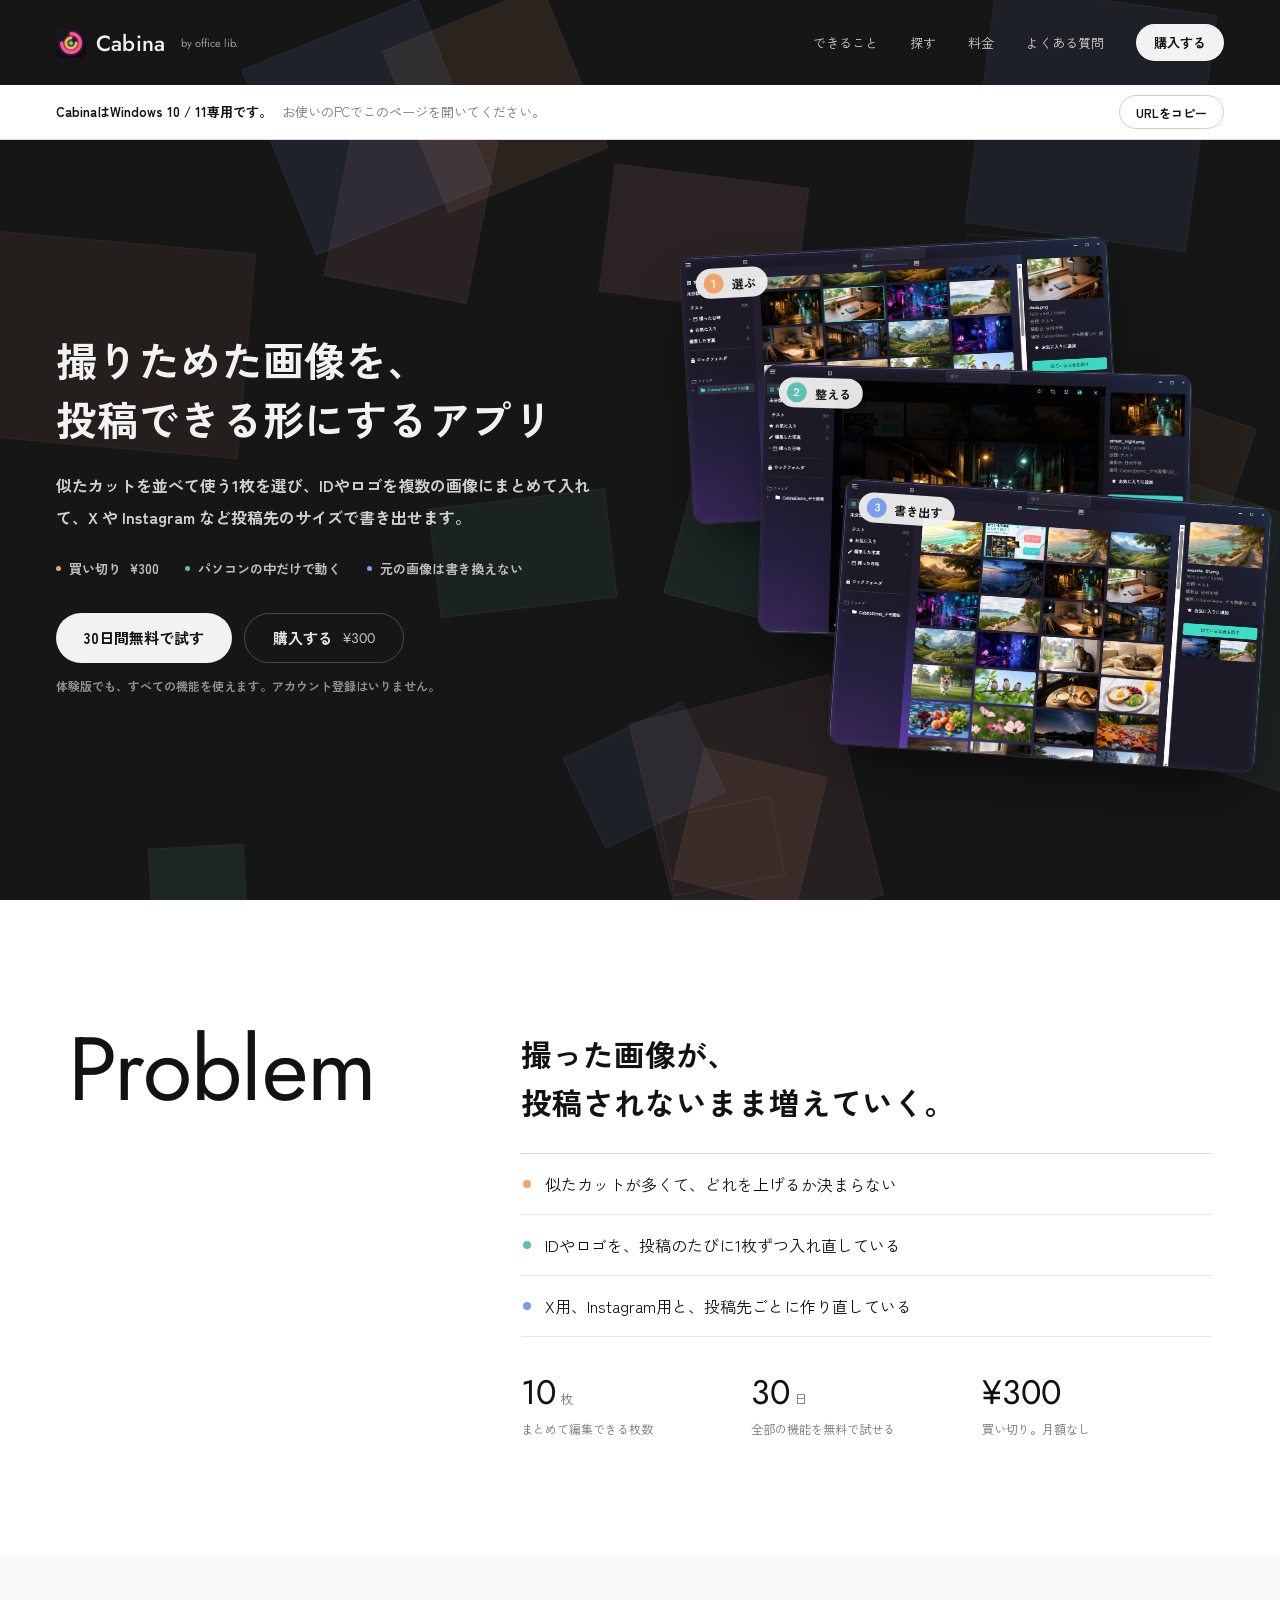
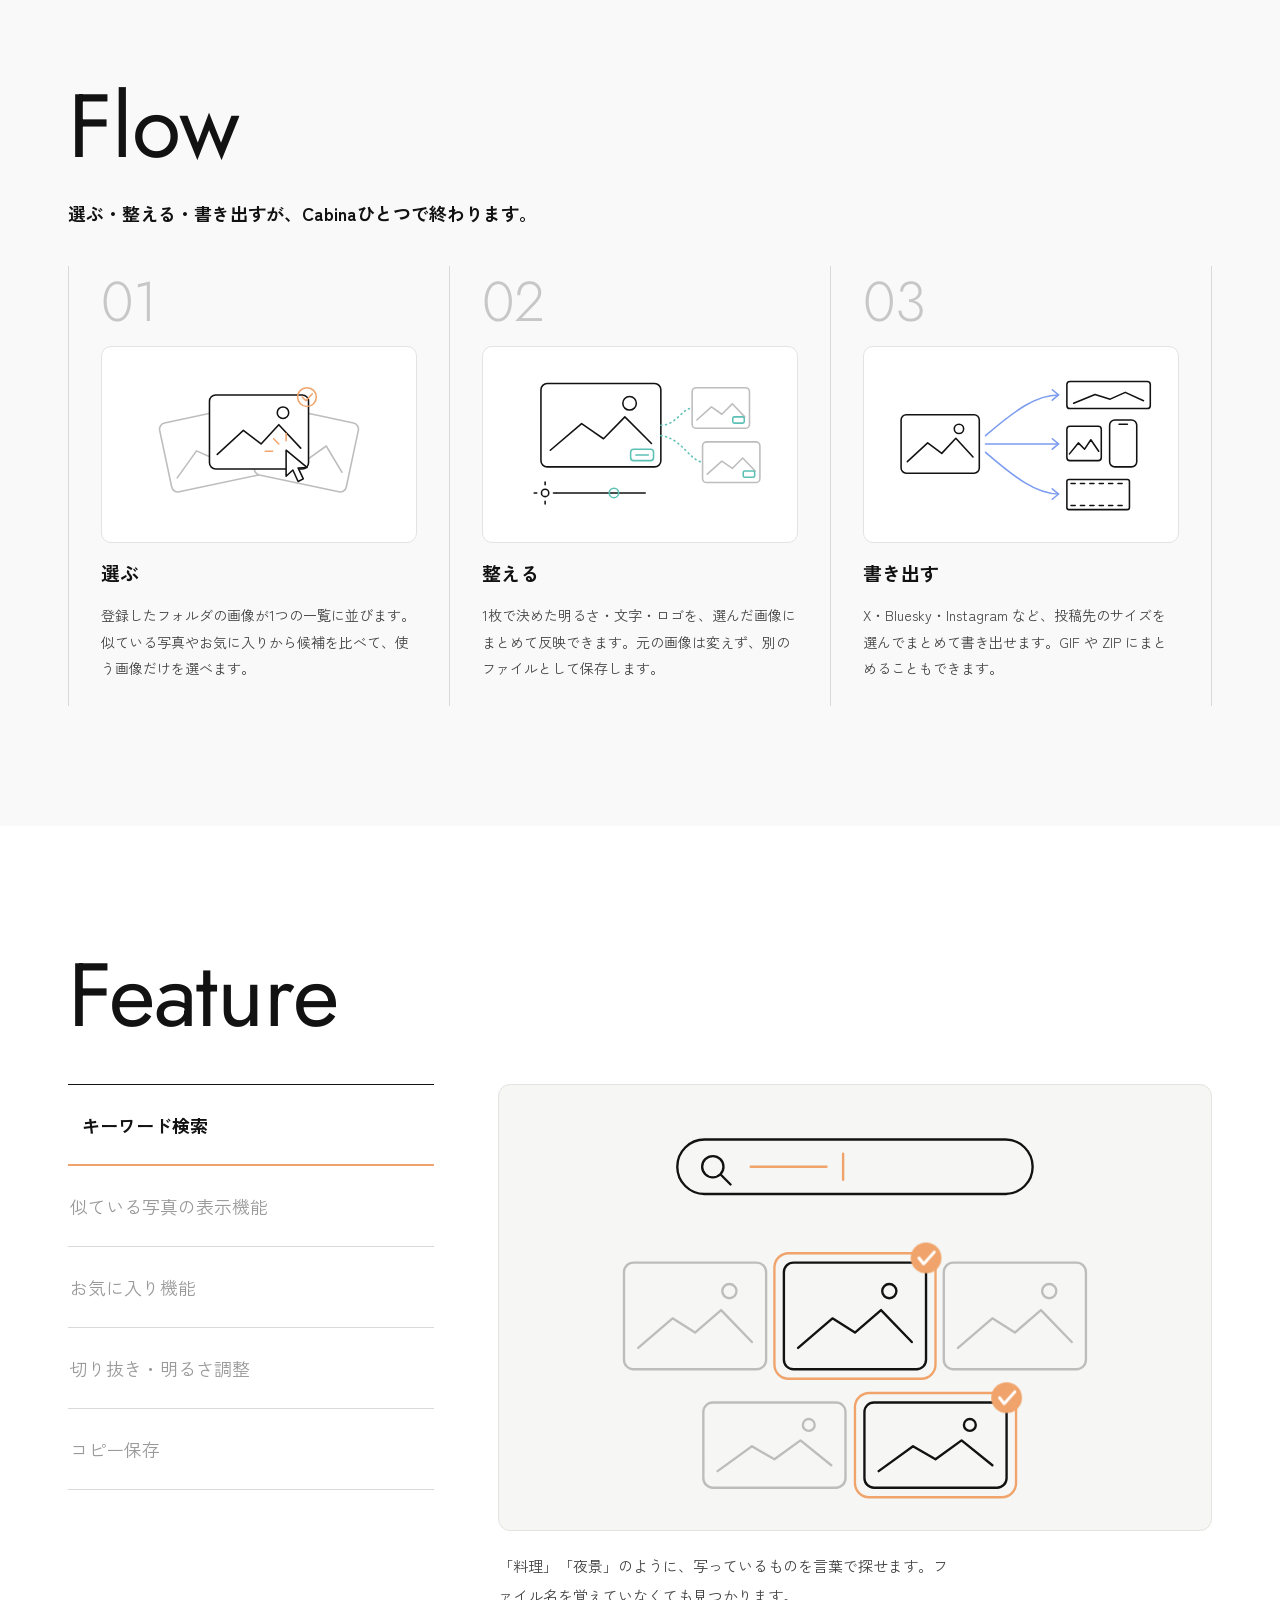
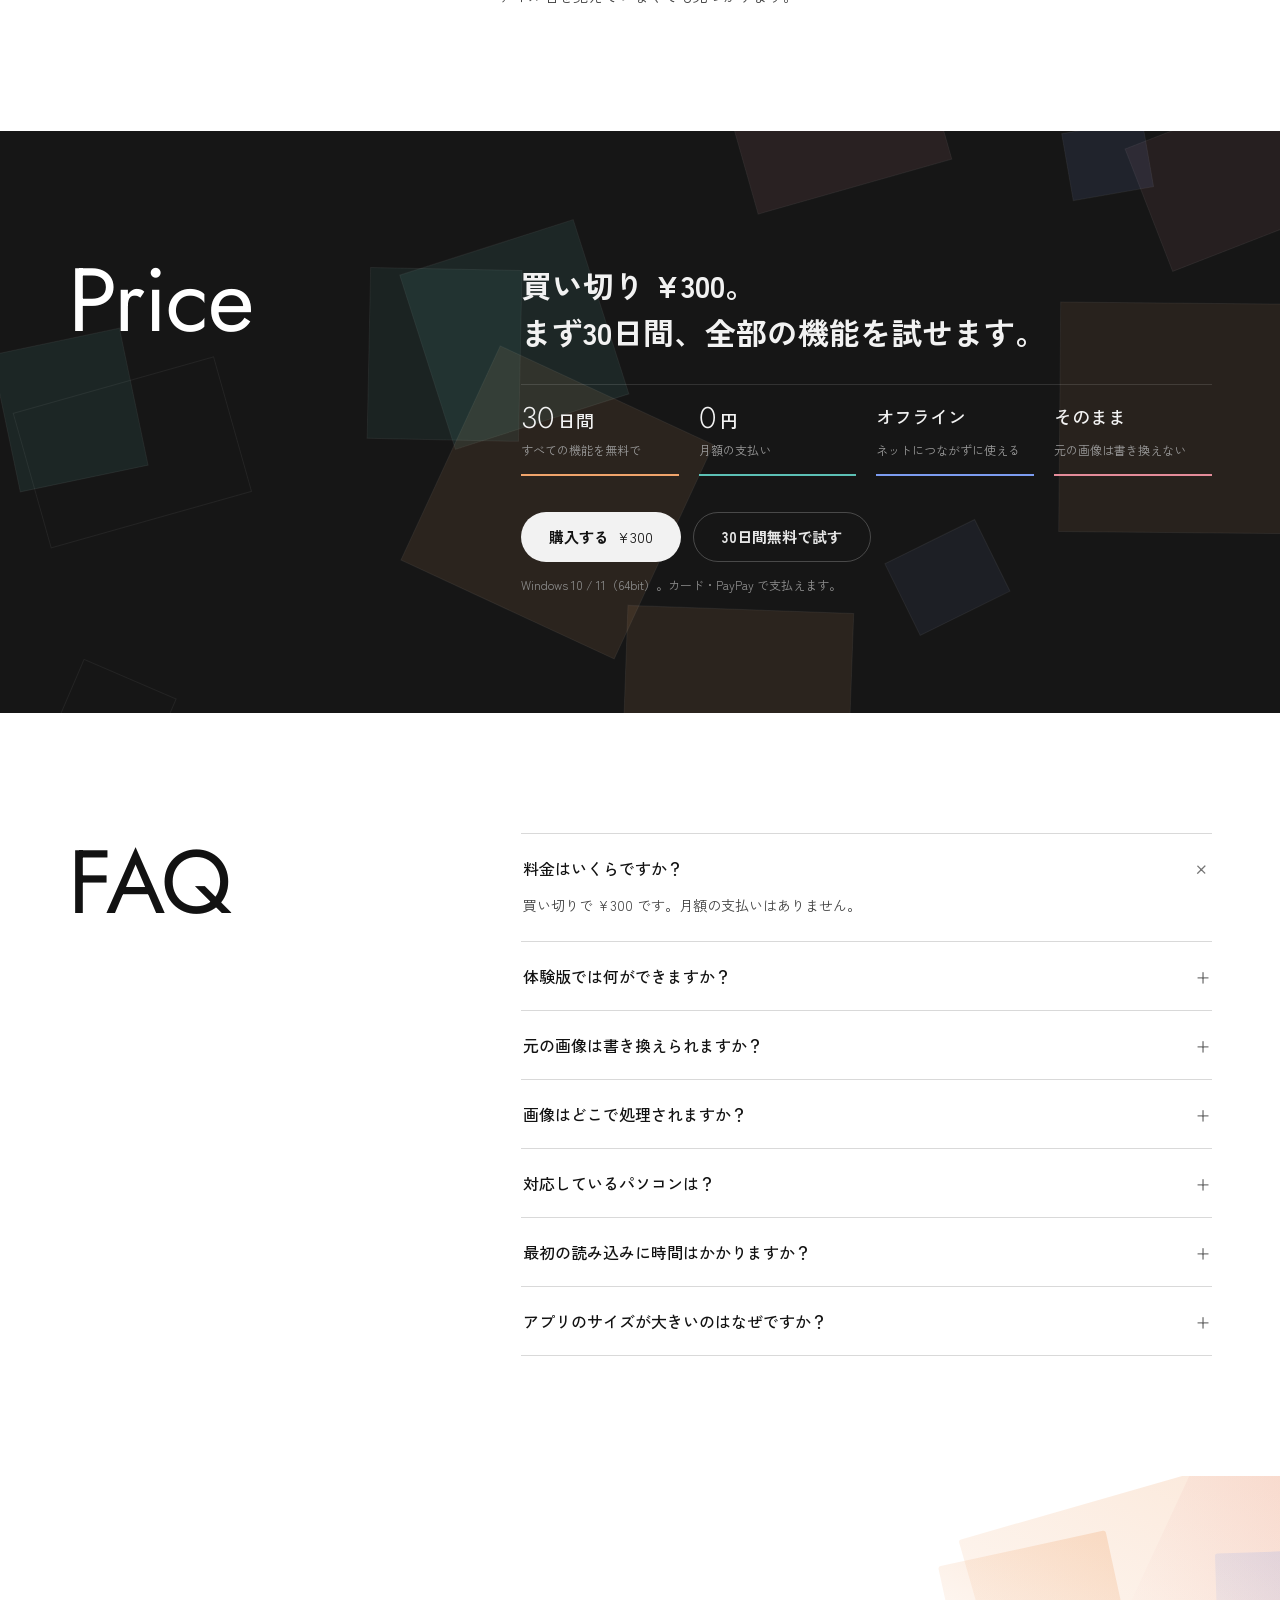
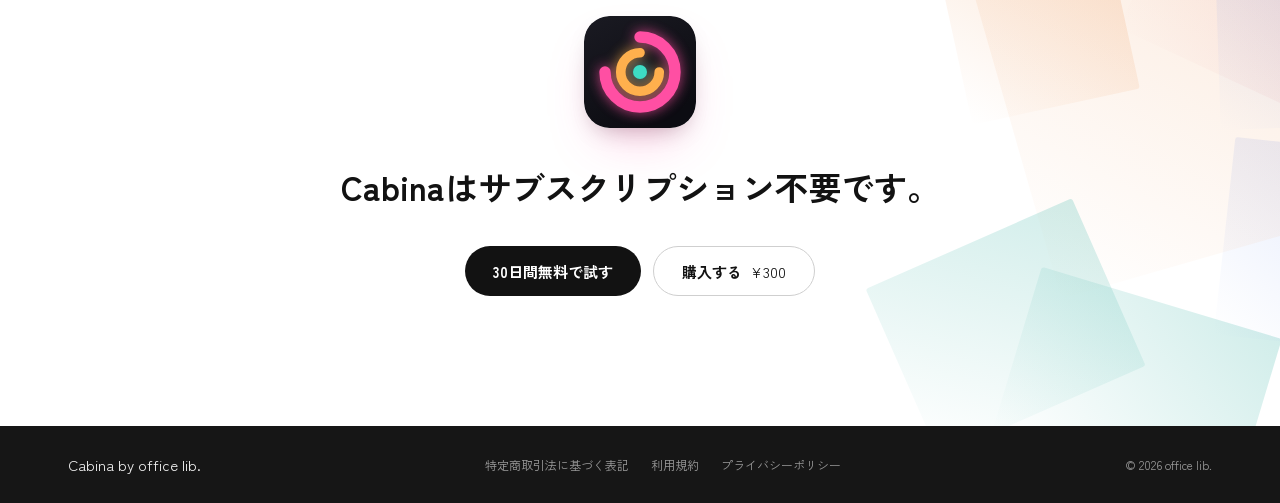
<file: index.html>
<!doctype html>
<html lang="ja">
<head>
  <meta charset="UTF-8" />
  <meta name="viewport" content="width=device-width, initial-scale=1.0" />
  <link rel="icon" type="image/png" sizes="64x64" href="assets/cabina-icon-64.png" />
  <meta name="description" content="似たカットを並べて使う1枚を選び、IDやロゴを複数の画像にまとめて入れて、X や Instagram など投稿先のサイズで書き出せる Windows アプリ。" />
  <link rel="canonical" href="https://cabinatrova.com/" />
  <meta property="og:site_name" content="Cabina" />
  <meta property="og:type" content="website" />
  <meta property="og:title" content="Cabina | 撮りためた画像を、投稿できる形にするアプリ" />
  <meta property="og:description" content="似たカットを並べて使う1枚を選び、IDやロゴを複数の画像にまとめて入れて、X や Instagram など投稿先のサイズで書き出せる Windows アプリ。" />
  <meta property="og:url" content="https://cabinatrova.com/" />
  <meta property="og:image" content="https://cabinatrova.com/assets/ogp-card.png" />
  <meta property="og:image:width" content="1200" />
  <meta property="og:image:height" content="630" />
  <meta property="og:locale" content="ja_JP" />
  <meta name="twitter:card" content="summary_large_image" />
  <meta name="twitter:title" content="Cabina | 撮りためた画像を、投稿できる形にするアプリ" />
  <meta name="twitter:description" content="似たカットを並べて使う1枚を選び、IDやロゴを複数の画像にまとめて入れて、X や Instagram など投稿先のサイズで書き出せる Windows アプリ。" />
  <meta name="twitter:image" content="https://cabinatrova.com/assets/ogp-card.png" />
  <title>Cabina | 撮りためた画像を、投稿できる形にするアプリ</title>
  <link rel="preconnect" href="https://fonts.googleapis.com" />
  <link rel="preconnect" href="https://fonts.gstatic.com" crossorigin />
  <link href="https://fonts.googleapis.com/css2?family=Jost:wght@300;400;500&family=Zen+Kaku+Gothic+New:wght@400;500;700&display=swap" rel="stylesheet" />
  <link rel="stylesheet" href="css/lp.css?v=2" />
  <script async src="https://www.googletagmanager.com/gtag/js?id=G-LC9BH5H0R2"></script>
  <script>
    window.dataLayer = window.dataLayer || [];
    function gtag(){dataLayer.push(arguments);}
    gtag('js', new Date());
    gtag('config', 'G-LC9BH5H0R2');
  </script>
  <script src="js/device-notice.js" defer></script>
  <script src="js/lp.js?v=2" defer></script>
</head>
<body>
<header class="head">
  <a class="brand" href="#"><img src="assets/cabina-icon.svg" alt=""><b>Cabina</b><small>by office lib.</small></a>
  <nav class="nav"><a href="#how">できること</a><a href="#feature">探す</a><a href="#price">料金</a><a href="#faq">よくある質問</a><a class="buy" href="#price">購入する</a></nav>
</header>
<aside class="device-notice" data-device-notice hidden aria-label="対応環境の案内">
  <div class="device-notice-inner">
    <p><strong>CabinaはWindows 10 / 11専用です。</strong><span data-device-notice-message>お使いのPCでこのページを開いてください。</span></p>
    <button type="button" data-device-notice-copy>URLをコピー</button>
  </div>
</aside>

<section class="hero">
  <svg class="planes" id="planes" aria-hidden="true"></svg>
  <div class="copy">
    <h1><span class="nw">撮りためた画像を、</span><br><span class="nw">投稿できる形にするアプリ</span></h1>
    <p class="lead">似たカットを並べて使う1枚を選び、IDやロゴを複数の画像にまとめて入れて、X や Instagram など投稿先のサイズで書き出せます。</p>
    <ul class="facts">
      <li style="--c:var(--orange)">買い切り <span data-price></span></li>
      <li style="--c:var(--green)">パソコンの中だけで動く</li>
      <li style="--c:var(--blue)">元の画像は書き換えない</li>
    </ul>
    <div class="cta">
      <a class="btn main" href="https://github.com/officelib/cabina-releases/releases/latest/download/Cabina-setup.zip" data-cta="trial" data-where="hero">30日間無料で試す</a>
      <a class="btn sub" href="https://buy.stripe.com/cNibJ38a38l70pH58Q5gc03" data-cta="purchase" data-where="hero">購入する<span data-price></span></a>
    </div>
    <p class="note">体験版でも、すべての機能を使えます。アカウント登録はいりません。</p>
  </div>
  <div class="flow" aria-label="Cabinaでの作業の流れ">
    <figure class="plate p1" style="--c:var(--orange)"><img src="assets/cabina-library-screen.png" alt=""><figcaption><b>1</b>選ぶ</figcaption></figure>
    <figure class="plate p2" style="--c:var(--green)"><img src="assets/hero-crop-screen.png" alt=""><figcaption><b>2</b>整える</figcaption></figure>
    <figure class="plate p3" style="--c:var(--blue)"><img src="assets/copy-demo-after.png" alt=""><figcaption><b>3</b>書き出す</figcaption></figure>
  </div>
</section>

<!-- ▼ Problem（HPのConceptと同じ形：大きい英字＋右に見出し・本文・数字） -->
<section class="sec" id="problem">
  <div class="wrap row">
    <h2 class="title wipe"><span>Problem</span></h2>
    <div class="side">
      <p class="copy">撮った画像が、<br>投稿されないまま増えていく。</p>
      <ul class="pains">
        <li><b style="--c:var(--orange)"></b>似たカットが多くて、どれを上げるか決まらない</li>
        <li><b style="--c:var(--green)"></b>IDやロゴを、投稿のたびに1枚ずつ入れ直している</li>
        <li><b style="--c:var(--blue)"></b>X用、Instagram用と、投稿先ごとに作り直している</li>
      </ul>
      <dl class="stats">
        <div><dt><span class="en">10</span><small>枚</small></dt><dd>まとめて編集できる枚数</dd></div>
        <div><dt><span class="en">30</span><small>日</small></dt><dd>全部の機能を無料で試せる</dd></div>
        <div><dt><span class="en" data-price></span></dt><dd>買い切り。月額なし</dd></div>
      </dl>
    </div>
  </div>
</section>

<!-- ▼ Flow（HPのFlowと同じ：大きい番号と縦線） -->
<section class="sec gray" id="how">
  <div class="wrap">
    <h2 class="title wipe"><span>Flow</span></h2>
    <p class="lead-dark">選ぶ・整える・書き出すが、Cabinaひとつで終わります。</p>
    <ol class="flow-list">
      <li class="flow-step" style="--c:var(--orange)"><span class="num en">01</span><div class="shot"><svg class="ill" viewBox="0 0 600 375" role="img" aria-label="広げた写真の中から1枚を選ぶところ"><g transform="rotate(-12 210 200)"><rect class="s" x="120" y="128" width="180" height="135" rx="12"/><path class="s" d="M134 236 L181 193 L214 217 L246 182 L286 225"/></g><g transform="rotate(12 390 200)"><rect class="s fg" x="300" y="128" width="180" height="135" rx="12"/><path class="s" d="M314 236 L361 193 L394 217 L426 182 L466 225"/></g><rect class="fg" x="205" y="92" width="190" height="142" rx="12"/><path d="M220 206 L270 160 L304 186 L338 149 L380 194"/><circle cx="346" cy="126" r="11"/><circle class="ac" cx="392" cy="96" r="18"/><path class="ac" d="M383 96l7 7 12-13"/><path class="fg" d="M352 198l0 50 13-12 10 22 10-5-10-21 17-1z"/><path class="ac" d="M338 186l-10-10M352 180v-14M326 200h-14"/></svg></div><b>選ぶ</b><p>登録したフォルダの画像が1つの一覧に並びます。似ている写真やお気に入りから候補を比べて、使う画像だけを選べます。</p></li>
      <li class="flow-step" style="--c:var(--green)"><span class="num en">02</span><div class="shot"><svg class="ill" viewBox="0 0 600 375" role="img" aria-label="1枚に入れたロゴと明るさが、ほかの画像にも入るところ"><rect x="110" y="70" width="230" height="160" rx="12"/><path d="M128 198 L188 147 L230 176 L271 134 L322 185"/><circle cx="280" cy="108" r="13"/><rect class="ac" x="282" y="196" width="44" height="22" rx="6"/><path class="ac" d="M292 207h24"/><path d="M140 280h170"/><circle class="ac" cx="250" cy="280" r="9"/><circle cx="118" cy="280" r="7"/><path d="M118 264v-5M118 301v-5M102 280h-5M139 280h-5"/><rect class="s" x="400" y="78" width="110" height="78" rx="8"/><path class="s" d="M409 140 L437 115 L457 129 L477 109 L501 134"/><rect class="ac" x="478" y="134" width="22" height="12" rx="3"/><rect class="s" x="420" y="182" width="110" height="78" rx="8"/><path class="s" d="M429 244 L457 219 L477 233 L497 213 L521 238"/><rect class="ac" x="498" y="238" width="22" height="12" rx="3"/><path class="ac dash" d="M340 150C370 150 380 118 400 117"/><path class="ac dash" d="M340 170C380 175 395 218 420 221"/></svg></div><b>整える</b><p>1枚で決めた明るさ・文字・ロゴを、選んだ画像にまとめて反映できます。元の画像は変えず、別のファイルとして保存します。</p></li>
      <li class="flow-step" style="--c:var(--blue)"><span class="num en">03</span><div class="shot"><svg class="ill" viewBox="0 0 600 375" role="img" aria-label="1枚の画像を、横長・正方形・縦長・GIF に書き出すところ"><rect x="70" y="130" width="150" height="112" rx="10"/><path d="M82 220 L121 184 L148 204 L175 175 L208 211"/><circle cx="181" cy="157" r="9"/><path class="ac" d="M232 170C290 120 330 92 372 92"/><path class="ac" d="M360 82l12 10-12 10"/><path class="ac" d="M232 186H372"/><path class="ac" d="M360 176l12 10-12 10"/><path class="ac" d="M232 202C290 252 330 282 372 282"/><path class="ac" d="M360 272l12 10-12 10"/><rect x="388" y="66" width="160" height="52" rx="6"/><path d="M401 108 L442 91 L471 100 L500 87 L535 103"/><rect x="388" y="152" width="66" height="66" rx="6"/><path d="M393 205 L410 184 L422 196 L434 178 L449 200"/><rect x="470" y="140" width="52" height="90" rx="10"/><path d="M488 148h16"/><rect x="388" y="254" width="120" height="58" rx="4"/><path d="M396 262h8M396 304h8"/><path d="M414 262h8M414 304h8"/><path d="M432 262h8M432 304h8"/><path d="M450 262h8M450 304h8"/><path d="M468 262h8M468 304h8"/><path d="M486 262h8M486 304h8"/></svg></div><b>書き出す</b><p>X・Bluesky・Instagram など、投稿先のサイズを選んでまとめて書き出せます。GIF や ZIP にまとめることもできます。</p></li>
    </ol>
  </div>
</section>

<!-- ▼ Feature（HPのServiceと同じ：左に縦の項目、右に中身が切り替わる） -->
<section class="sec" id="feature">
  <div class="wrap">
    <h2 class="title wipe"><span>Feature</span></h2>
    <div class="browser">
      <div class="tablist" role="tablist" aria-orientation="vertical"><button role="tab" aria-selected="true" style="--c:var(--orange)">キーワード検索</button><button role="tab" aria-selected="false" style="--c:var(--green)">似ている写真の表示機能</button><button role="tab" aria-selected="false" style="--c:var(--blue)">お気に入り機能</button><button role="tab" aria-selected="false" style="--c:var(--pink)">切り抜き・明るさ調整</button><button role="tab" aria-selected="false" style="--c:#9a9a9a">コピー保存</button></div>
      <div class="panels">
        <div class="panel on" style="--c:var(--orange)"><div class="screen"><svg class="ill" viewBox="0 0 600 375" role="img" aria-label="「料理」と入れると、料理が写った画像だけが選ばれるところ"><rect x="150" y="46" width="300" height="46" rx="23"/><circle cx="180" cy="69" r="9"/><path d="M187 76l8 8"/><path class="ac" d="M212 69h64"/><path class="ac" d="M290 58v22"/><rect class="s" x="105" y="150" width="120" height="90" rx="8"/><path class="s" d="M117 222 L146 197 L165 209 L187 190 L213 217"/><circle class="s" cx="194" cy="174" r="6"/><rect x="240" y="150" width="120" height="90" rx="8"/><path d="M252 222 L281 197 L300 209 L322 190 L348 217"/><circle cx="329" cy="174" r="6"/><rect class="s" x="375" y="150" width="120" height="90" rx="8"/><path class="s" d="M387 222 L416 197 L435 209 L457 190 L483 217"/><circle class="s" cx="464" cy="174" r="6"/><rect class="ac" x="232" y="142" width="136" height="106" rx="12"/><circle class="af" cx="360" cy="146" r="13"/><path class="wk" d="M354 146l4 5 9-10"/><rect class="s" x="172" y="268" width="120" height="72" rx="8"/><path class="s" d="M184 326 L213 305 L232 316 L254 300 L280 321"/><circle class="s" cx="261" cy="287" r="5"/><rect x="308" y="268" width="120" height="72" rx="8"/><path d="M320 326 L349 305 L368 316 L390 300 L416 321"/><circle cx="397" cy="287" r="5"/><rect class="ac" x="300" y="260" width="136" height="88" rx="12"/><circle class="af" cx="428" cy="264" r="13"/><path class="wk" d="M422 264l4 5 9-10"/></svg></div><p>「料理」「夜景」のように、写っているものを言葉で探せます。ファイル名を覚えていなくても見つかります。</p></div>
        <div class="panel" style="--c:var(--green)"><div class="screen"><svg class="ill" viewBox="0 0 600 375" role="img" aria-label="1枚を選ぶと、近いカットが周りに集まるところ"><rect x="210" y="110" width="180" height="135" rx="12"/><path d="M224 218 L271 175 L304 199 L336 164 L376 207"/><circle cx="343" cy="142" r="11"/><g transform="rotate(-6 115 104)"><rect class="s" x="70" y="70" width="90" height="68" rx="8"/><path class="s" d="M77 124 L101 103 L117 115 L133 97 L153 119"/></g><g transform="rotate(6 485 94)"><rect class="s" x="440" y="60" width="90" height="68" rx="8"/><path class="s" d="M447 114 L471 93 L487 105 L503 87 L523 109"/></g><g transform="rotate(4 135 284)"><rect class="s" x="90" y="250" width="90" height="68" rx="8"/><path class="s" d="M97 304 L121 283 L137 295 L153 277 L173 299"/></g><g transform="rotate(-5 475 274)"><rect class="s" x="430" y="240" width="90" height="68" rx="8"/><path class="s" d="M437 294 L461 273 L477 285 L493 267 L513 289"/></g><path class="ac dash" d="M210 150C185 130 175 120 160 110"/><path class="ac dash" d="M390 145C420 125 430 115 440 105"/><path class="ac dash" d="M215 240C195 255 185 265 180 275"/><path class="ac dash" d="M385 240C410 255 420 262 430 270"/><circle class="af" cx="300" cy="300" r="4"/><circle class="af" cx="286" cy="300" r="3"/><circle class="af" cx="314" cy="300" r="3"/></svg></div><p>気になる1枚を選ぶと、近いカットが横に並びます。埋もれていた写真も候補に入ります。</p></div>
        <div class="panel" style="--c:var(--blue)"><div class="screen"><svg class="ill" viewBox="0 0 600 375" role="img" aria-label="星を付けた画像が、お気に入りの列にまとまるところ"><rect class="s" x="105" y="70" width="120" height="90" rx="8"/><path class="s" d="M117 142 L146 117 L165 129 L187 110 L213 137"/><circle class="s" cx="194" cy="94" r="6"/><rect x="240" y="58" width="120" height="90" rx="8"/><path d="M252 130 L281 105 L300 117 L322 98 L348 125"/><circle cx="329" cy="82" r="6"/><rect class="s" x="375" y="70" width="120" height="90" rx="8"/><path class="s" d="M387 142 L416 117 L435 129 L457 110 L483 137"/><circle class="s" cx="464" cy="94" r="6"/><path class="ac" d="M352.0 45.0 L356.5 55.8 L368.2 56.7 L359.3 64.4 L362.0 75.8 L352.0 69.7 L342.0 75.8 L344.7 64.4 L335.8 56.7 L347.5 55.8Z"/><path class="ac dash" d="M300 160v46"/><path class="ac" d="M291 196l9 10 9-10"/><rect x="150" y="226" width="300" height="84" rx="12"/><path class="ac" d="M184.0 256.0 L187.2 263.6 L195.4 264.3 L189.1 269.7 L191.1 277.7 L184.0 273.4 L176.9 277.7 L178.9 269.7 L172.6 264.3 L180.8 263.6Z"/><path d="M206 268h40" class="s"/><rect x="262" y="240" width="80" height="56" rx="8"/><path d="M270 285 L289 269 L302 277 L316 265 L334 281"/><circle cx="321" cy="255" r="4"/><rect class="s" x="354" y="240" width="80" height="56" rx="8"/><path class="s" d="M362 285 L381 269 L394 277 L408 265 L426 281"/><circle class="s" cx="413" cy="255" r="4"/></svg></div><p>また使いたい1枚に星を付けて、まとめて見返せます。</p></div>
        <div class="panel" style="--c:var(--pink)"><div class="screen"><svg class="ill" viewBox="0 0 600 375" role="img" aria-label="向きを変え、切り抜く範囲を決め、明るさを整えるところ"><rect class="s" x="130" y="70" width="240" height="180" rx="12"/><path class="s" d="M149 214 L212 156 L255 189 L298 142 L351 200"/><circle class="s" cx="308" cy="113" r="14"/><path class="ac" d="M168 132v-28h28M332 104h28v28M360 216v28h-28M196 244h-28v-28"/><path class="ac dash" d="M196 104h136M360 132v84M332 244H196M168 216v-84"/><path d="M118 300a40 40 0 0 1 66-30"/><path d="M176 262l9 9-12 4"/><circle cx="440" cy="130" r="18"/><path d="M440 98v-10M440 172v-10M408 130h-10M482 130h-10M417 107l-7-7M470 160l-7-7M463 107l7-7M410 160l7-7"/><path d="M410 240h120"/><circle class="ac" cx="490" cy="240" r="10"/><path d="M410 280h120"/><circle class="ac" cx="450" cy="280" r="10"/></svg></div><p>向きを変える、残したい範囲を切り抜く、明るさや彩度を整える。投稿の前のちょっとした調整がその場でできます。</p></div>
        <div class="panel" style="--c:#9a9a9a"><div class="screen"><svg class="ill" viewBox="0 0 600 375" role="img" aria-label="元の画像はそのままで、編集した画像を別のファイルとして保存するところ"><path d="M110 98a8 8 0 0 1 8-8H234l26 26V272a8 8 0 0 1-8 8H118a8 8 0 0 1-8-8z"/><path d="M234 90v26h26"/><path d="M133 212 L161 183 L181 199 L201 176 L225 205"/><circle cx="205" cy="162" r="7"/><path class="ac" d="M282 185h44"/><path class="ac" d="M316 175l10 10-10 10"/><path d="M345 98a8 8 0 0 1 8-8H469l26 26V272a8 8 0 0 1-8 8H353a8 8 0 0 1-8-8z"/><path d="M469 90v26h26"/><path d="M368 212 L396 183 L416 199 L436 176 L460 205"/><circle cx="440" cy="162" r="7"/><path class="ac" d="M452 246l26-26 10 10-26 26-14 4z"/><path class="s" d="M124 250h70"/><path class="s" d="M359 250h52"/></svg></div><p>編集した画像は別のファイルとして保存します。元の画像は変わりません。</p></div>
      </div>
    </div>
  </div>
</section>

<!-- ▼ Price（HPのHoursと同じ暗い地。項目に色の下線） -->
<section class="sec dark" id="price">
  <svg class="planes" id="planes3" aria-hidden="true"></svg>
  <div class="wrap row">
    <h2 class="title wipe dark-t"><span>Price</span></h2>
    <div class="side">
      <p class="copy light">買い切り <span data-price></span>。<br>まず30日間、全部の機能を試せます。</p>
      <ul class="days">
        <li style="--c:var(--orange)"><span class="v"><span class="en">30</span>日間</span><small>すべての機能を無料で</small></li>
        <li style="--c:var(--green)"><span class="v"><span class="en">0</span>円</span><small>月額の支払い</small></li>
        <li style="--c:var(--blue)"><span class="v">オフライン</span><small>ネットにつながずに使える</small></li>
        <li style="--c:var(--pink)"><span class="v">そのまま</span><small>元の画像は書き換えない</small></li>
      </ul>
      <div class="cta">
        <a class="btn main" href="https://buy.stripe.com/cNibJ38a38l70pH58Q5gc03" data-cta="purchase" data-where="price">購入する <span data-price class="en"></span></a>
        <a class="btn sub" href="https://github.com/officelib/cabina-releases/releases/latest/download/Cabina-setup.zip" data-cta="trial" data-where="price">30日間無料で試す</a>
      </div>
      <p class="note">Windows 10 / 11（64bit）。カード・PayPay で支払えます。</p>
    </div>
  </div>
</section>

<!-- ▼ FAQ（大きい英字＋右にアコーディオン） -->
<section class="sec" id="faq">
  <div class="wrap row">
    <h2 class="title wipe"><span>FAQ</span></h2>
    <div class="side">
      <details open><summary>料金はいくらですか？</summary><p>買い切りで <span data-price></span> です。月額の支払いはありません。</p></details>
      <details><summary>体験版では何ができますか？</summary><p>30日間、すべての機能を使えます。アカウント登録はいりません。</p></details>
      <details><summary>元の画像は書き換えられますか？</summary><p>いいえ。元の画像は移動も変更もしません。編集した画像は、別のファイルとして保存します。</p></details>
      <details><summary>画像はどこで処理されますか？</summary><p>すべて、お使いのパソコンの中で処理します。画像を見分ける仕組み（Google が公開している画像認識モデル「SigLIP2」）もアプリに入っているので、インターネットにつながずに使えます。</p></details>
      <details><summary>対応しているパソコンは？</summary><p>Windows 10 / 11（64bit）です。Mac とスマートフォンには対応していません。メモリ 8GB 以上、空き容量 1GB 以上を推奨します。専用のグラフィックボードはいりません。</p></details>
      <details><summary>最初の読み込みに時間はかかりますか？</summary><p>フォルダを登録したときに、一度だけ画像を読み込みます。枚数に応じて時間がかかりますが、次からはすぐに一覧が出ます。</p></details>
      <details><summary>アプリのサイズが大きいのはなぜですか？</summary><p>画像を見分ける仕組み（約350MB）をアプリに入れているためです。パソコンの中だけで処理するための作りです。</p></details>
    </div>
  </div>
</section>

<!-- ▼ 最後の案内（元のLPの形を残す：アイコン・見出し・説明・ボタンを中央に） -->
<section class="sec closing" id="download">
  <svg class="planes" id="planes4" aria-hidden="true"></svg>
  <div class="wrap closing-in">
    <img class="app-icon" src="assets/cabina-icon.svg" alt="Cabina のアイコン" width="112" height="112">
    <h2>Cabinaはサブスクリプション不要です。</h2>
    <div class="cta center-cta">
      <a class="btn dark" href="https://github.com/officelib/cabina-releases/releases/latest/download/Cabina-setup.zip" data-cta="trial" data-where="closing">30日間無料で試す</a>
      <a class="btn line" href="https://buy.stripe.com/cNibJ38a38l70pH58Q5gc03" data-cta="purchase" data-where="closing">購入する <span data-price class="en"></span></a>
    </div>
  </div>
</section>

<footer class="foot">
  <div class="wrap foot-in">
    <span class="en">Cabina by office lib.</span>
    <nav><a href="tokushoho.html">特定商取引法に基づく表記</a><a href="terms.html">利用規約</a><a href="privacy.html">プライバシーポリシー</a></nav>
    <span class="en">© 2026 office lib.</span>
  </div>
</footer>
</body>
</html>
</file>
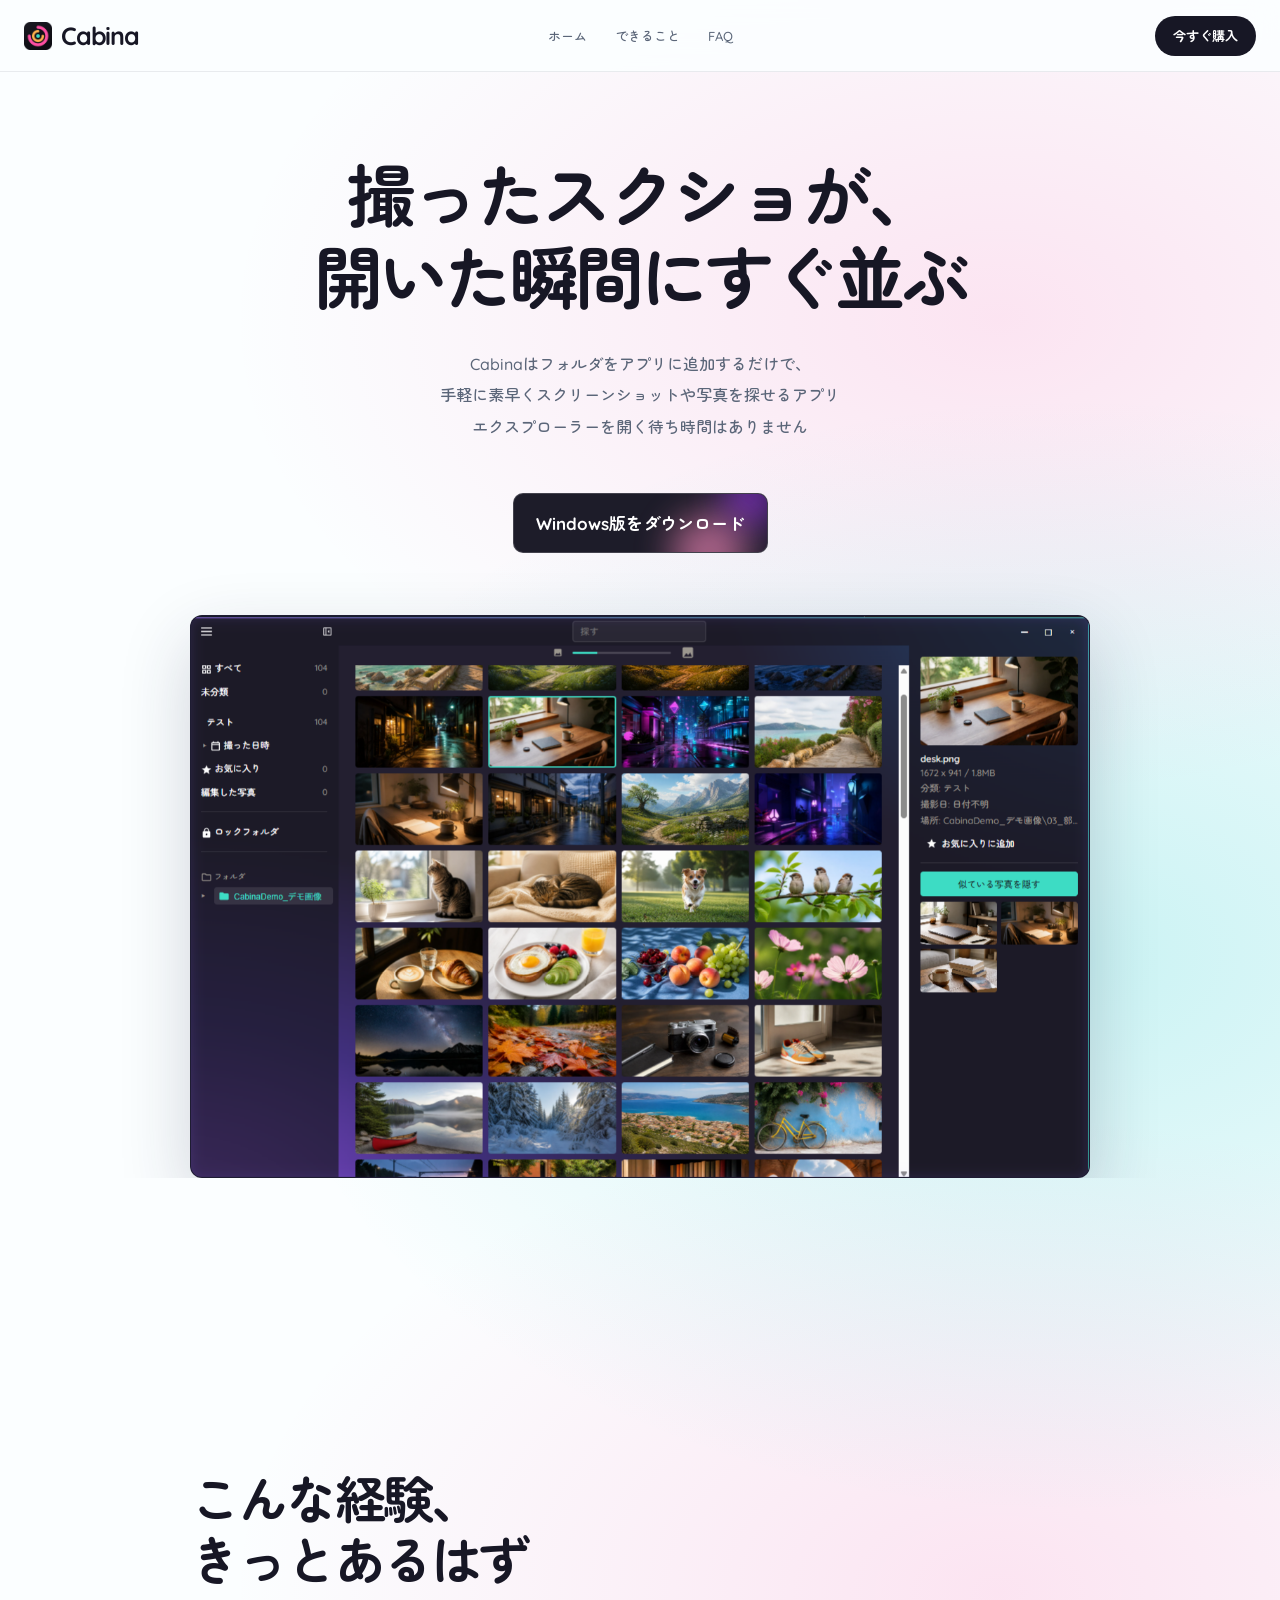
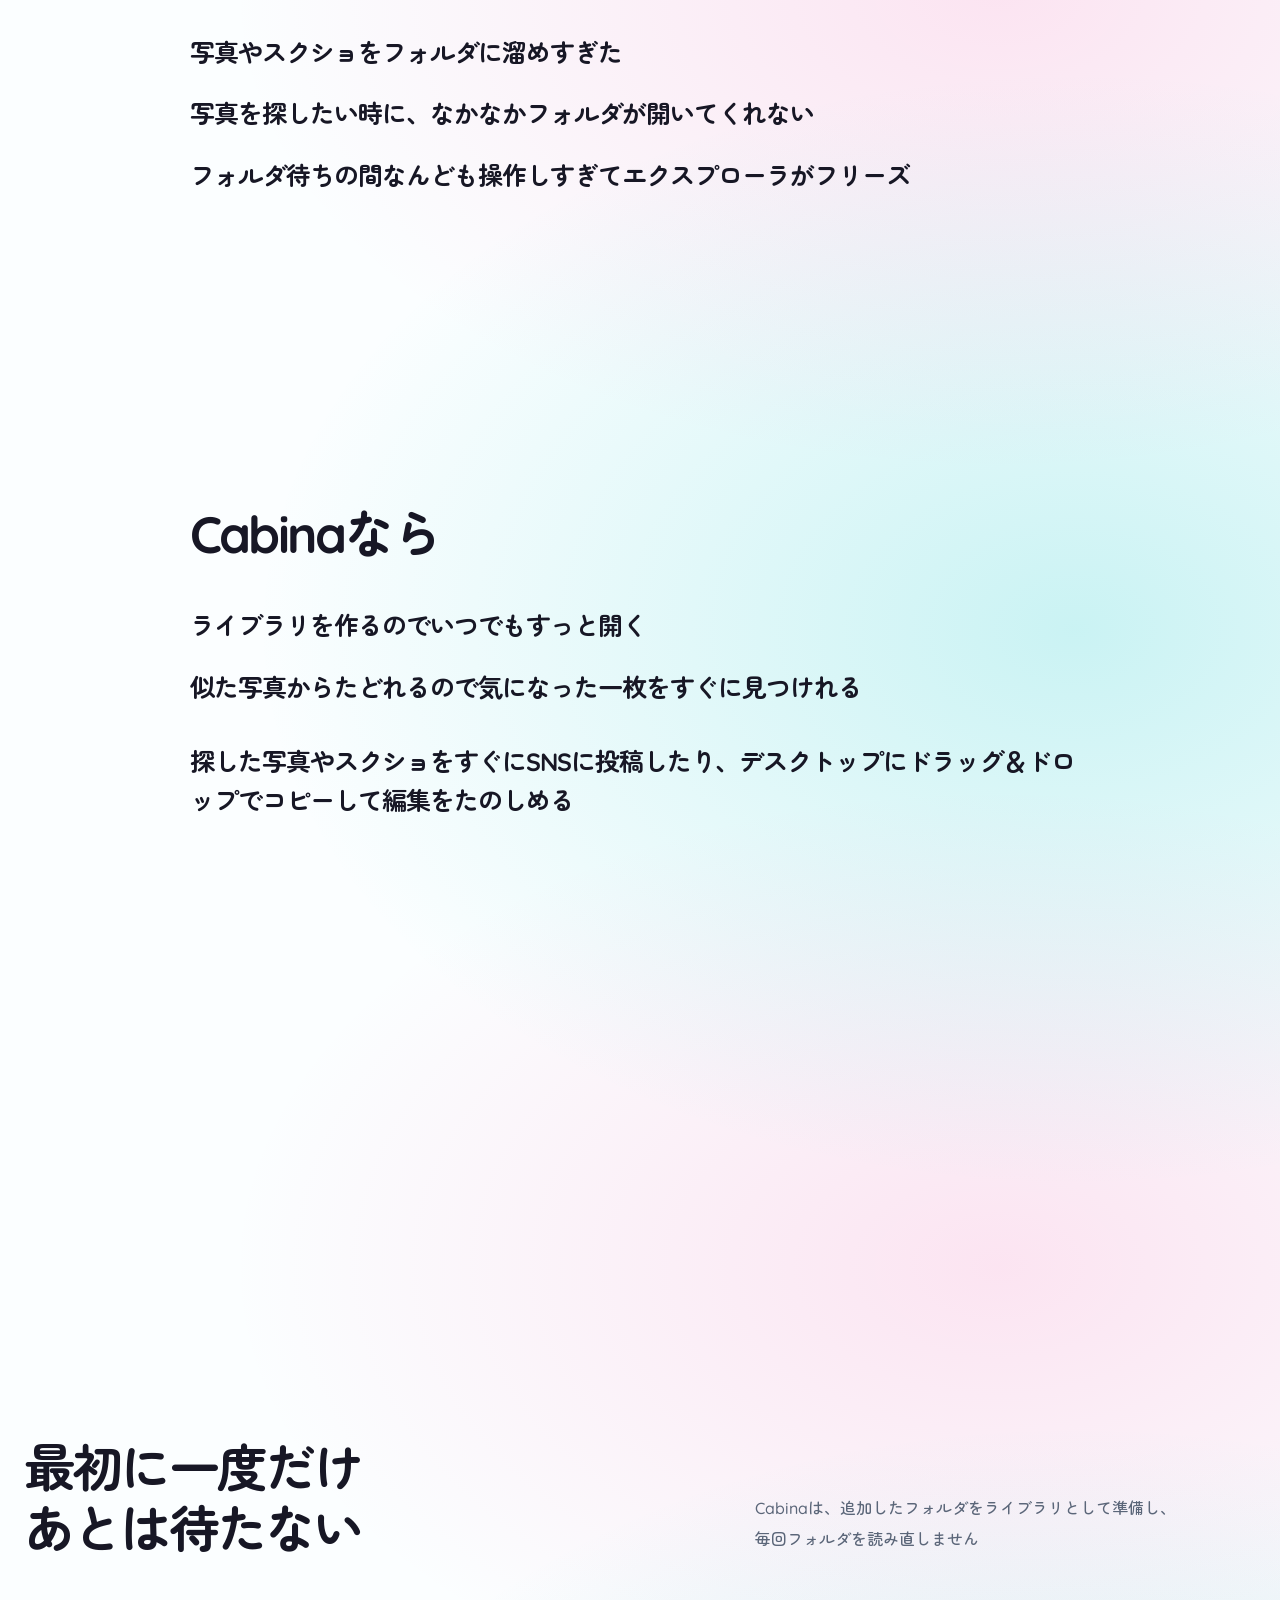
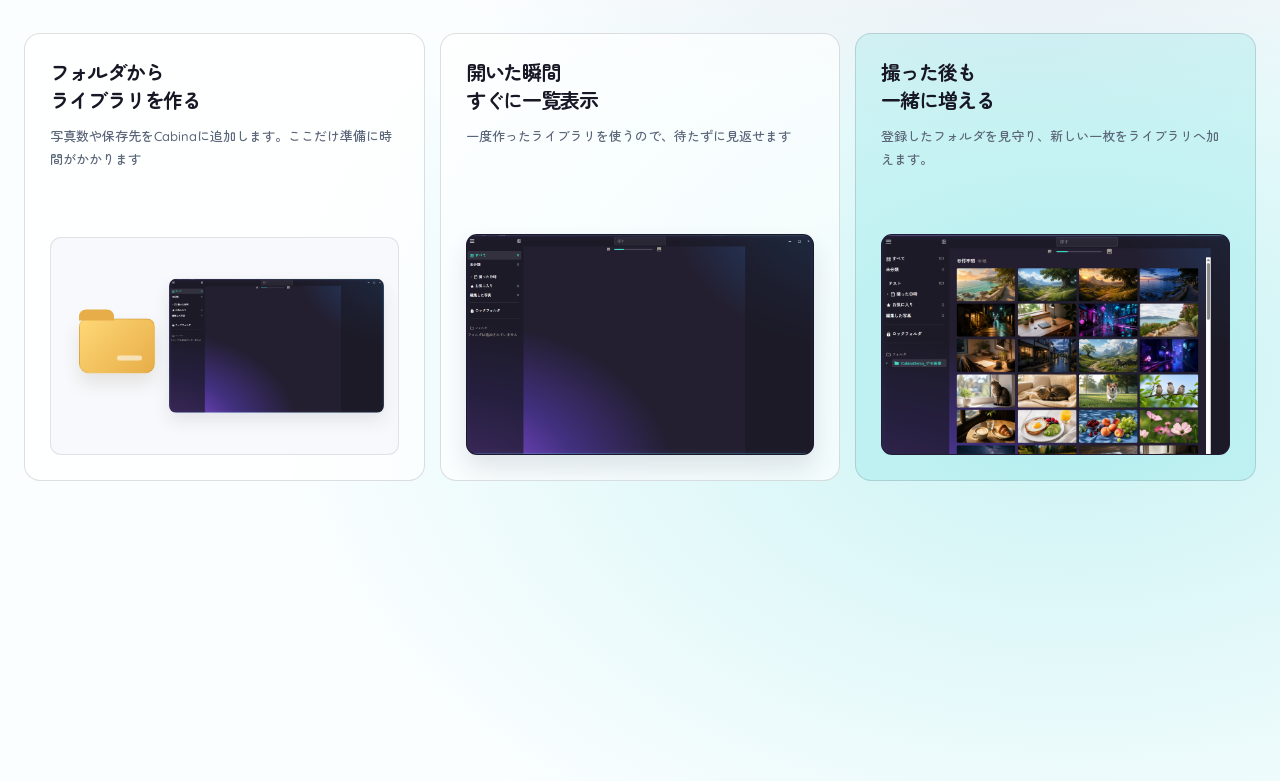
<file: pain-section-preview.html>
<!doctype html>
<html lang="ja">
<head>
  <meta charset="UTF-8" />
  <meta name="viewport" content="width=device-width, initial-scale=1.0" />
  <title>Cabina | ペイン導入セクション・プレビュー</title>
  <link rel="preconnect" href="https://fonts.googleapis.com" />
  <link rel="preconnect" href="https://fonts.gstatic.com" crossorigin />
  <link href="https://fonts.googleapis.com/css2?family=Quicksand:wght@500;600;700&family=Zen+Maru+Gothic:wght@500;600;700&display=swap" rel="stylesheet" />
  <link rel="stylesheet" href="css/theme.css" />
  <link rel="stylesheet" href="css/app.css?v=card-glow-1" />
  <style>
    .pain-section { padding: 0; background: transparent; }
    .pain-flow { display: grid; gap: 0; max-width: 900px; }
    .pain-flow > div { display: flex; min-height: calc(100svh - 120px); flex-direction: column; justify-content: center; padding: 92px 0; }
    .pain-flow > div:first-child { padding-top: 232px; }
    .pain-flow > .solution { transform: translateY(-86px); }
    .pain-flow h2 { margin-bottom: 31px; }
    .pain-statement { margin: 0; }
    .pain-statement .voice-line { display: block; color: var(--ink); font-size: clamp(18px, 2vw, 25px); font-weight: 700; line-height: 2.45; letter-spacing: -.04em; opacity: 0; transform: translateY(17px); }
    .pain-statement .voice-line.pain-line-compact { margin-top: 25px; line-height: 1.55; }
    .pain-statement.is-visible .voice-line { animation: voice-line-in 1.05s cubic-bezier(.2,.8,.2,1) both; }
    .pain-statement.is-visible .voice-line:nth-child(1) { animation-delay: .45s; }
    .pain-statement.is-visible .voice-line:nth-child(2) { animation-delay: 1.95s; }
    .pain-statement.is-visible .voice-line:nth-child(3) { animation-delay: 3.45s; }
    @media (max-width: 680px) {
      .pain-flow > div { min-height: calc(100svh - 105px); padding: 74px 0; }
      .pain-flow > div:first-child { padding-top: 166px; }
      .pain-flow > .solution { transform: translateY(-52px); }
      .pain-flow h2 { margin-bottom: 25px; }
      .pain-statement .voice-line { font-size: 17px; }
    }
  </style>
</head>
<body>
  <header class="site-header">
    <div class="site-header-inner">
      <a class="brand" href="#top" aria-label="Cabina トップへ"><img class="brand-icon" src="assets/cabina-icon-64.png" alt="" width="28" height="28" />Cabina</a>
      <nav aria-label="ページ内ナビゲーション"><a href="#top">ホーム</a><a href="#find">できること</a><a href="#faq">FAQ</a></nav>
      <a class="header-cta" href="https://buy.stripe.com/3cIfZj8a344Ra0h1WE5gc01">今すぐ購入</a>
    </div>
  </header>

  <main>
    <section class="hero" id="top" aria-labelledby="hero-title">
      <div class="container hero-grid">
        <div class="hero-copy">
          <h1 id="hero-title">撮ったスクショが、<br />開いた瞬間にすぐ並ぶ</h1>
          <p>Cabinaはフォルダをアプリに追加するだけで、<br />手軽に素早くスクリーンショットや写真を探せるアプリ<br />エクスプローラーを開く待ち時間はありません</p>
          <div class="hero-actions"><a class="primary-button uiverse-glow-button" href="https://github.com/officelib/cabina-releases/releases/latest/download/Cabina-setup.zip">Windows版をダウンロード</a></div>
        </div>
        <figure class="hero-product hero-gallery" aria-label="Cabinaのライブラリ画面">
          <div class="hero-gallery-frame">
            <div class="hero-gallery-stage">
              <div class="hero-gallery-panel is-active">
                <img class="hero-app-screen" src="assets/cabina-library-screen.png" alt="多数のスクリーンショットを一覧で表示するCabinaの画面" />
              </div>
            </div>
          </div>
        </figure>
      </div>
    </section>

    <section class="pain-section" id="problem" aria-labelledby="pain-title">
      <div class="container pain-flow">
        <div>
          <h2 id="pain-title">こんな経験、<br />きっとあるはず</h2>
          <blockquote class="pain-statement" data-pain-statement>
            <span class="voice-line">写真やスクショをフォルダに溜めすぎた</span>
            <span class="voice-line">写真を探したい時に、なかなかフォルダが開いてくれない</span>
            <span class="voice-line">フォルダ待ちの間なんども操作しすぎてエクスプローラがフリーズ</span>
          </blockquote>
        </div>
        <div class="solution">
          <h2>Cabinaなら</h2>
          <blockquote class="pain-statement" data-pain-statement>
            <span class="voice-line">ライブラリを作るのでいつでもすっと開く</span>
            <span class="voice-line">似た写真からたどれるので気になった一枚をすぐに見つけれる</span>
            <span class="voice-line pain-line-compact">探した写真やスクショをすぐにSNSに投稿したり、デスクトップにドラッグ＆ドロップでコピーして編集をたのしめる</span>
          </blockquote>
        </div>
      </div>
    </section>

    <section class="how-it-works" id="how-it-works" aria-labelledby="how-title">
      <div class="container split-heading">
        <div><h2 id="how-title">最初に一度だけ<br />あとは待たない</h2></div>
        <p>Cabinaは、追加したフォルダをライブラリとして準備し、毎回フォルダを読み直しません</p>
      </div>
      <div class="container timeline">
        <article class="timeline-card first">
          <h3>フォルダから<br />ライブラリを作る</h3>
          <p>写真数や保存先をCabinaに追加します。ここだけ準備に時間がかかります</p>
          <div class="timeline-visual setup-visual" aria-hidden="true">
            <div class="setup-folder"><i></i></div>
            <div class="setup-library"><img src="assets/timeline-setup-empty-screen.png" alt="" /></div>
          </div>
        </article>
        <article class="timeline-card ready">
          <h3>開いた瞬間<br />すぐに一覧表示</h3>
          <p>一度作ったライブラリを使うので、待たずに見返せます</p>
          <figure class="timeline-visual instant-library">
            <img class="instant-library-empty" src="assets/timeline-setup-empty-screen.png" alt="" />
            <img class="instant-library-ready" src="assets/timeline-ready-screen.png" alt="Cabinaで写真が一覧表示された画面" />
          </figure>
        </article>
        <article class="timeline-card watch">
          <h3>撮った後も<br />一緒に増える</h3>
          <p>登録したフォルダを見守り、新しい一枚をライブラリへ加えます。</p>
          <figure class="timeline-visual watch-screen">
            <img class="watch-screen-before" src="assets/timeline-watch-before-screen.png" alt="" />
            <img class="watch-screen-after" src="assets/timeline-watch-after-screen.png" alt="" />
            <span class="watch-change" aria-hidden="true"></span>
          </figure>
        </article>
      </div>
    </section>
  </main>
  <script>
    (() => {
      const statements = [...document.querySelectorAll("[data-pain-statement]")];
      const reduceMotion = window.matchMedia("(prefers-reduced-motion: reduce)").matches;

      if (reduceMotion || !("IntersectionObserver" in window)) {
        statements.forEach((statement) => statement.classList.add("is-visible"));
        return;
      }

      const observer = new IntersectionObserver((entries) => {
        entries.forEach((entry) => {
          if (!entry.isIntersecting) return;
          entry.target.classList.add("is-visible");
          observer.unobserve(entry.target);
        });
      }, { threshold: 0.2, rootMargin: "0px 0px -40px 0px" });

      statements.forEach((statement) => observer.observe(statement));
    })();
  </script>
</body>
</html>
</file>
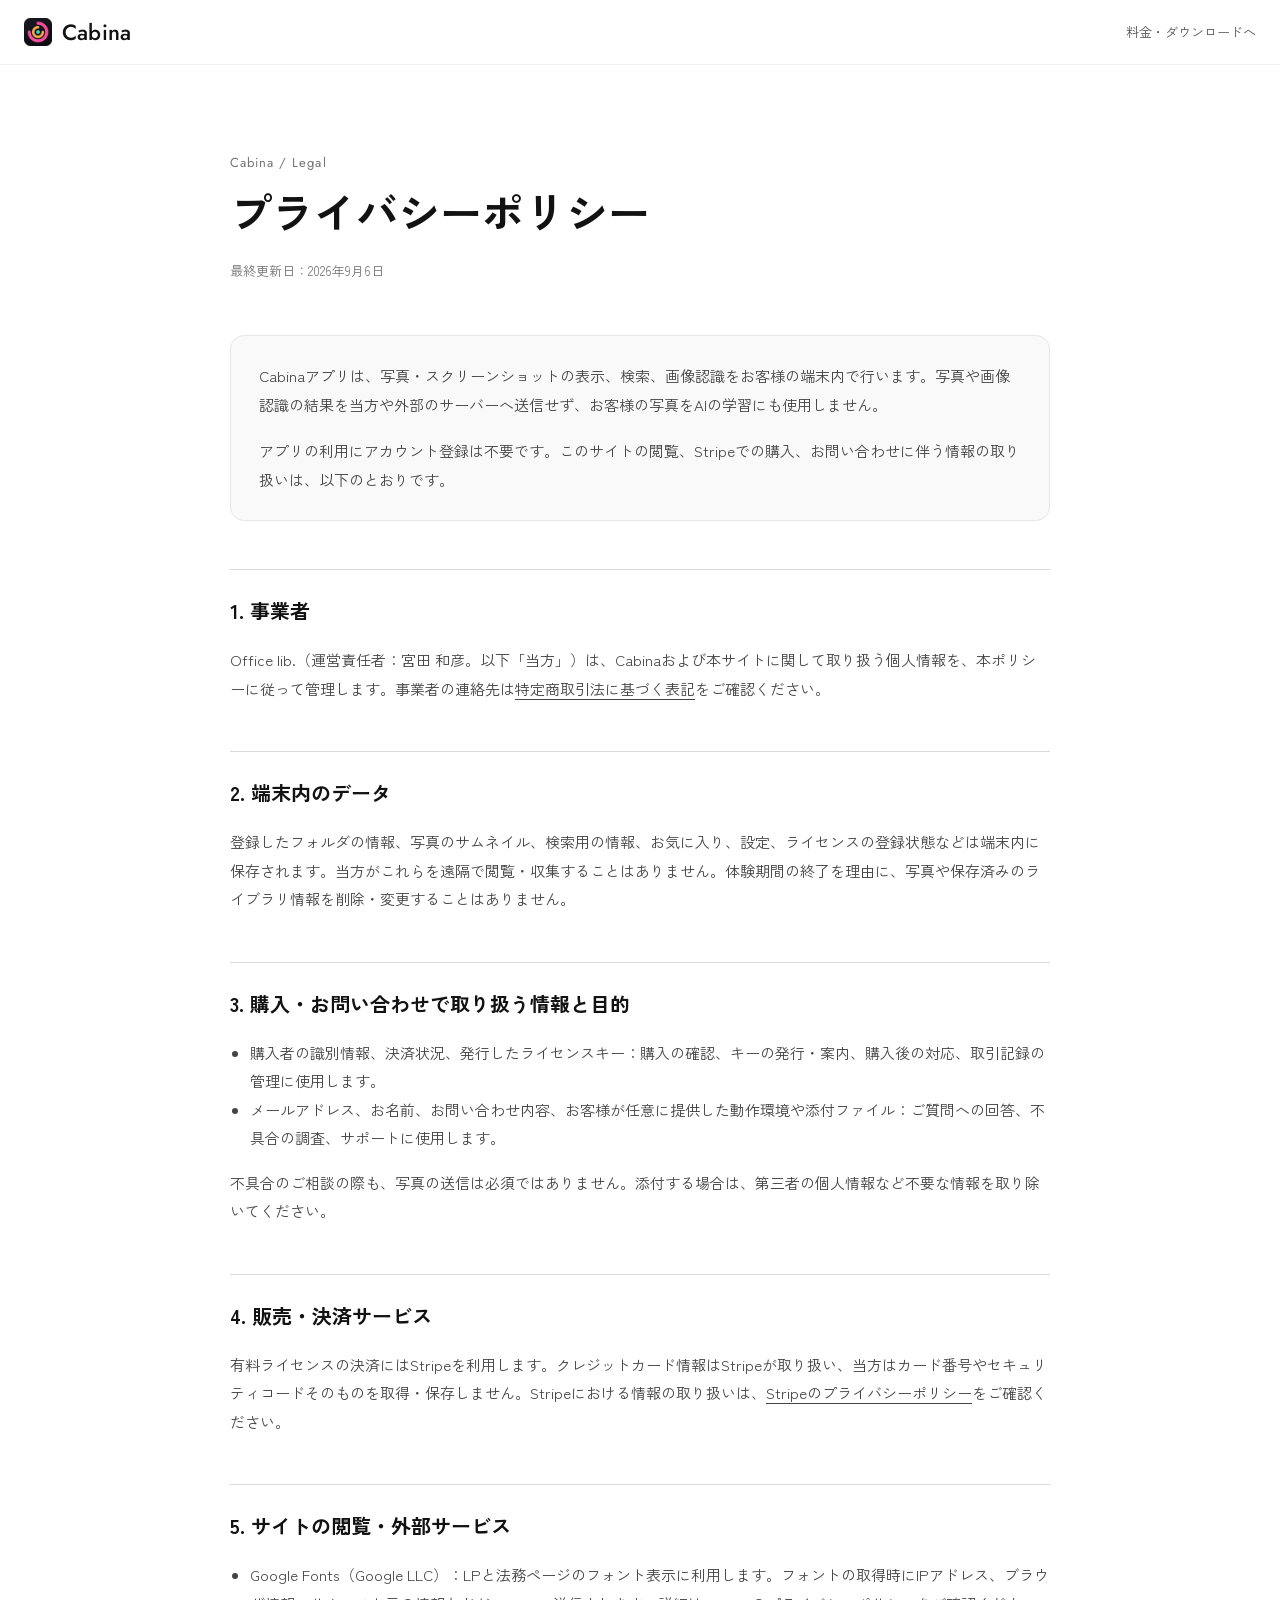
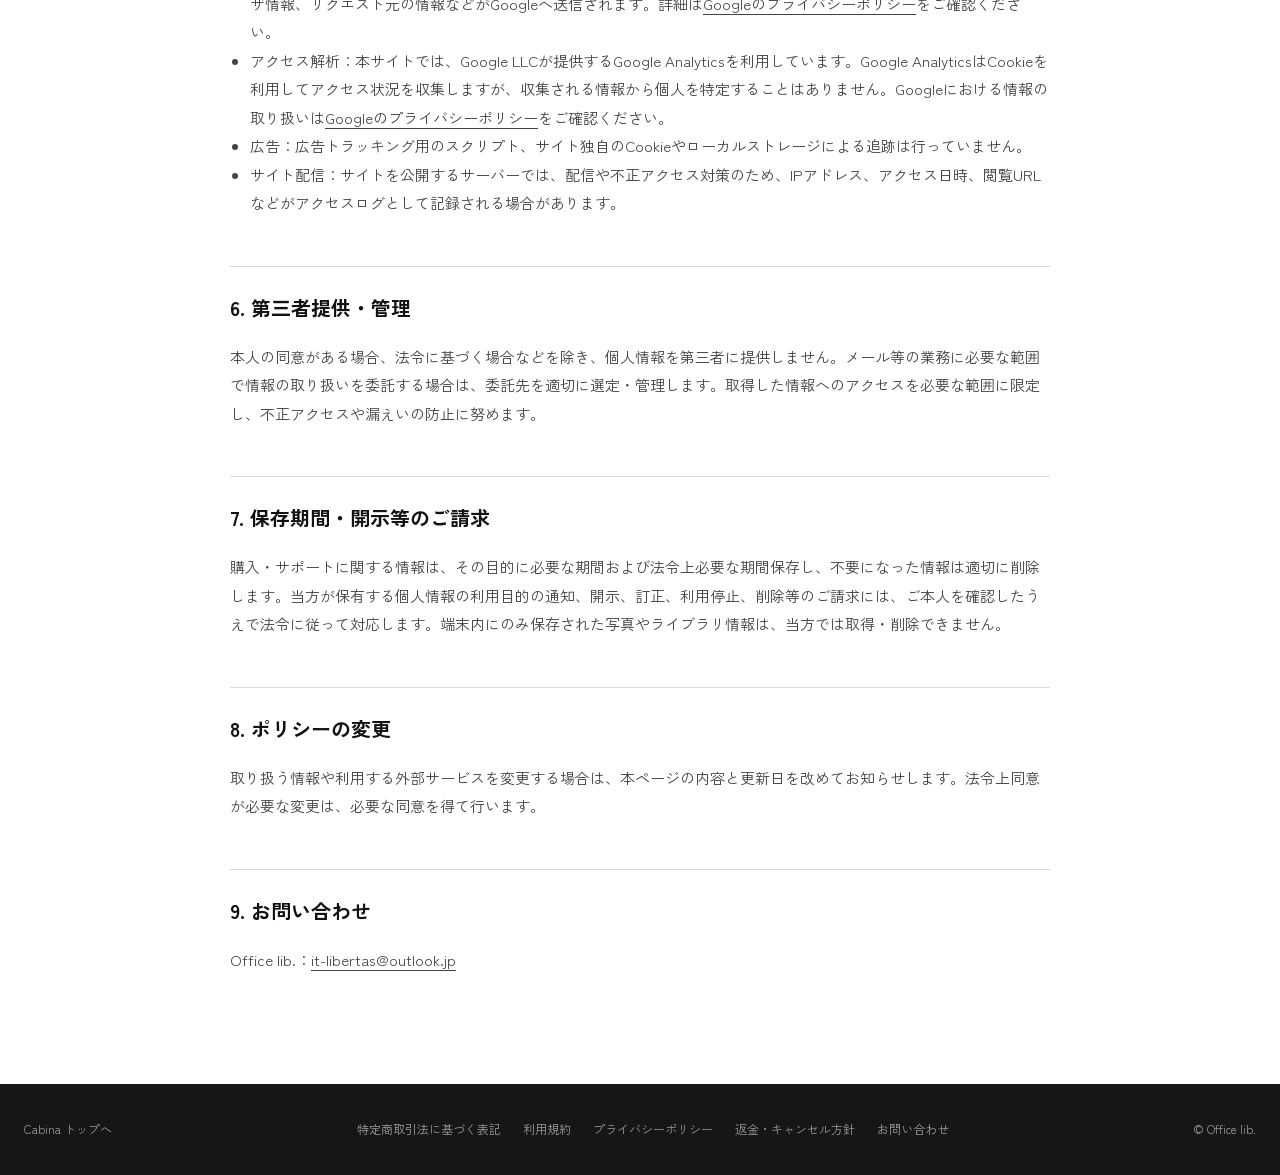
<file: privacy.html>
<!doctype html>
<html lang="ja">
<head>
  <meta charset="UTF-8" />
  <meta name="viewport" content="width=device-width, initial-scale=1.0" />
  <link rel="icon" type="image/png" sizes="64x64" href="assets/cabina-icon-64.png" />
  <meta name="description" content="Cabinaのプライバシーポリシー。ご利用・ご購入前にご確認ください。" />
  <title>プライバシーポリシー | Cabina</title>
  <link rel="preconnect" href="https://fonts.googleapis.com" />
  <link rel="preconnect" href="https://fonts.gstatic.com" crossorigin />
  <link href="https://fonts.googleapis.com/css2?family=Jost:wght@300;400;500&amp;family=Zen+Kaku+Gothic+New:wght@400;500;700&amp;display=swap" rel="stylesheet" />
  <link rel="stylesheet" href="css/legal.css" />
</head>
<body>
  <header class="legal-header">
    <div class="container"><a class="brand" href="index.html" aria-label="Cabina トップへ"><img class="brand-icon" src="assets/cabina-icon-64.png" alt="" width="28" height="28" />Cabina</a><a class="legal-back" href="index.html#price">料金・ダウンロードへ</a></div>
  </header>
  <main class="legal-main">
    <p class="legal-kicker">Cabina / Legal</p>
    <h1>プライバシーポリシー</h1>
    <p class="updated">最終更新日：2026年9月6日</p>
    <div class="legal-box">
      <p>Cabinaアプリは、写真・スクリーンショットの表示、検索、画像認識をお客様の端末内で行います。写真や画像認識の結果を当方や外部のサーバーへ送信せず、お客様の写真をAIの学習にも使用しません。</p>
      <p>アプリの利用にアカウント登録は不要です。このサイトの閲覧、Stripeでの購入、お問い合わせに伴う情報の取り扱いは、以下のとおりです。</p>
    </div>
    <h2>1. 事業者</h2>
    <p>Office lib.（運営責任者：宮田 和彦。以下「当方」）は、Cabinaおよび本サイトに関して取り扱う個人情報を、本ポリシーに従って管理します。事業者の連絡先は<a href="tokushoho.html">特定商取引法に基づく表記</a>をご確認ください。</p>
    <h2>2. 端末内のデータ</h2>
    <p>登録したフォルダの情報、写真のサムネイル、検索用の情報、お気に入り、設定、ライセンスの登録状態などは端末内に保存されます。当方がこれらを遠隔で閲覧・収集することはありません。体験期間の終了を理由に、写真や保存済みのライブラリ情報を削除・変更することはありません。</p>
    <h2>3. 購入・お問い合わせで取り扱う情報と目的</h2>
    <ul>
      <li>購入者の識別情報、決済状況、発行したライセンスキー：購入の確認、キーの発行・案内、購入後の対応、取引記録の管理に使用します。</li>
      <li>メールアドレス、お名前、お問い合わせ内容、お客様が任意に提供した動作環境や添付ファイル：ご質問への回答、不具合の調査、サポートに使用します。</li>
    </ul>
    <p>不具合のご相談の際も、写真の送信は必須ではありません。添付する場合は、第三者の個人情報など不要な情報を取り除いてください。</p>
    <h2>4. 販売・決済サービス</h2>
    <p>有料ライセンスの決済にはStripeを利用します。クレジットカード情報はStripeが取り扱い、当方はカード番号やセキュリティコードそのものを取得・保存しません。Stripeにおける情報の取り扱いは、<a href="https://stripe.com/jp/privacy">Stripeのプライバシーポリシー</a>をご確認ください。</p>
    <h2>5. サイトの閲覧・外部サービス</h2>
    <ul>
      <li>Google Fonts（Google LLC）：LPと法務ページのフォント表示に利用します。フォントの取得時にIPアドレス、ブラウザ情報、リクエスト元の情報などがGoogleへ送信されます。詳細は<a href="https://policies.google.com/privacy">Googleのプライバシーポリシー</a>をご確認ください。</li>
      <li>アクセス解析：本サイトでは、Google LLCが提供するGoogle Analyticsを利用しています。Google AnalyticsはCookieを利用してアクセス状況を収集しますが、収集される情報から個人を特定することはありません。Googleにおける情報の取り扱いは<a href="https://policies.google.com/privacy">Googleのプライバシーポリシー</a>をご確認ください。</li>
      <li>広告：広告トラッキング用のスクリプト、サイト独自のCookieやローカルストレージによる追跡は行っていません。</li>
      <li>サイト配信：サイトを公開するサーバーでは、配信や不正アクセス対策のため、IPアドレス、アクセス日時、閲覧URLなどがアクセスログとして記録される場合があります。</li>
    </ul>
    <h2>6. 第三者提供・管理</h2>
    <p>本人の同意がある場合、法令に基づく場合などを除き、個人情報を第三者に提供しません。メール等の業務に必要な範囲で情報の取り扱いを委託する場合は、委託先を適切に選定・管理します。取得した情報へのアクセスを必要な範囲に限定し、不正アクセスや漏えいの防止に努めます。</p>
    <h2>7. 保存期間・開示等のご請求</h2>
    <p>購入・サポートに関する情報は、その目的に必要な期間および法令上必要な期間保存し、不要になった情報は適切に削除します。当方が保有する個人情報の利用目的の通知、開示、訂正、利用停止、削除等のご請求には、ご本人を確認したうえで法令に従って対応します。端末内にのみ保存された写真やライブラリ情報は、当方では取得・削除できません。</p>
    <h2>8. ポリシーの変更</h2>
    <p>取り扱う情報や利用する外部サービスを変更する場合は、本ページの内容と更新日を改めてお知らせします。法令上同意が必要な変更は、必要な同意を得て行います。</p>
    <h2>9. お問い合わせ</h2>
    <p>Office lib.：<a href="mailto:it-libertas@outlook.jp">it-libertas@outlook.jp</a></p>
  </main>
  <footer class="legal-footer">
    <div class="container">
      <a href="index.html">Cabina トップへ</a>
      <nav class="legal-footer-links" aria-label="法務情報">
        <a href="tokushoho.html">特定商取引法に基づく表記</a>
        <a href="terms.html">利用規約</a>
        <a href="privacy.html">プライバシーポリシー</a>
        <a href="refund.html">返金・キャンセル方針</a>
        <a href="mailto:it-libertas@outlook.jp">お問い合わせ</a>
      </nav>
      <span>© Office lib.</span>
    </div>
  </footer>
</body>
</html>
</file>
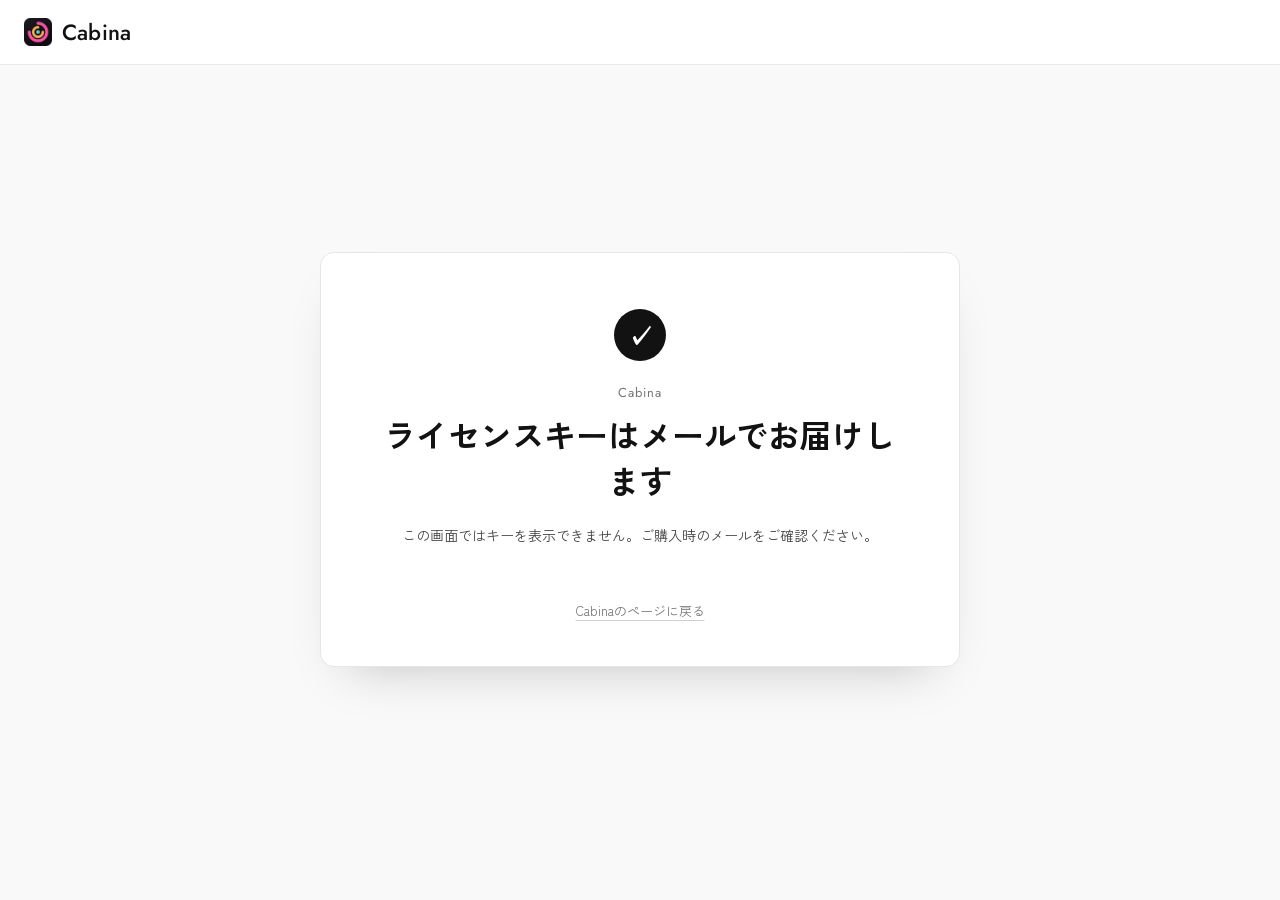
<file: purchase-complete.html>
<!doctype html>
<html lang="ja">
<head>
  <meta charset="UTF-8" />
  <meta name="viewport" content="width=device-width, initial-scale=1.0" />
  <link rel="icon" type="image/png" sizes="64x64" href="assets/cabina-icon-64.png" />
  <meta name="description" content="Cabinaのご購入ありがとうございます。ライセンスキーをご確認ください。" />
  <meta name="referrer" content="no-referrer" />
  <meta name="robots" content="noindex, nofollow" />
  <title>ご購入ありがとうございます | Cabina</title>
  <link rel="preconnect" href="https://fonts.googleapis.com" />
  <link rel="preconnect" href="https://fonts.gstatic.com" crossorigin />
  <link href="https://fonts.googleapis.com/css2?family=Jost:wght@300;400;500&amp;family=Zen+Kaku+Gothic+New:wght@400;500;700&amp;display=swap" rel="stylesheet" />
  <link rel="stylesheet" href="css/purchase-complete.css" />
  <script src="js/purchase-complete.js" defer></script>
</head>
<body>
  <header class="complete-header">
    <a class="complete-brand" href="index.html" aria-label="Cabina トップへ"><img src="assets/cabina-icon-64.png" alt="" width="28" height="28" />Cabina</a>
  </header>

  <main class="complete-main">
    <section class="complete-card" aria-labelledby="complete-title">
      <div class="complete-mark" aria-hidden="true">✓</div>
      <p class="complete-eyebrow">Cabina</p>
      <h1 id="complete-title" data-order-title>ライセンスキーを確認しています</h1>
      <p class="complete-lead" data-order-message aria-live="polite">決済情報を確認しています。このまま少々お待ちください。</p>

      <div class="license-panel" data-license-panel hidden>
        <p class="license-label">ライセンスキー</p>
        <code class="license-key" data-license-key></code>
        <button class="copy-button" type="button" data-copy-button>キーをコピー</button>
        <p class="copy-status" data-copy-status aria-live="polite"></p>
        <p class="license-note">必ず控えを取ってください。</p>
        <a class="installer-link" href="https://github.com/officelib/cabina-releases/releases/latest/download/Cabina-setup.zip">アプリをまだお持ちでない方はこちら<span>Windows版をダウンロード（約343MB）</span></a>
        <p class="test-mode-note" data-test-mode-note hidden>これはテスト決済です</p>
      </div>

      <a class="back-link" href="index.html">Cabinaのページに戻る</a>
    </section>
  </main>
</body>
</html>
</file>
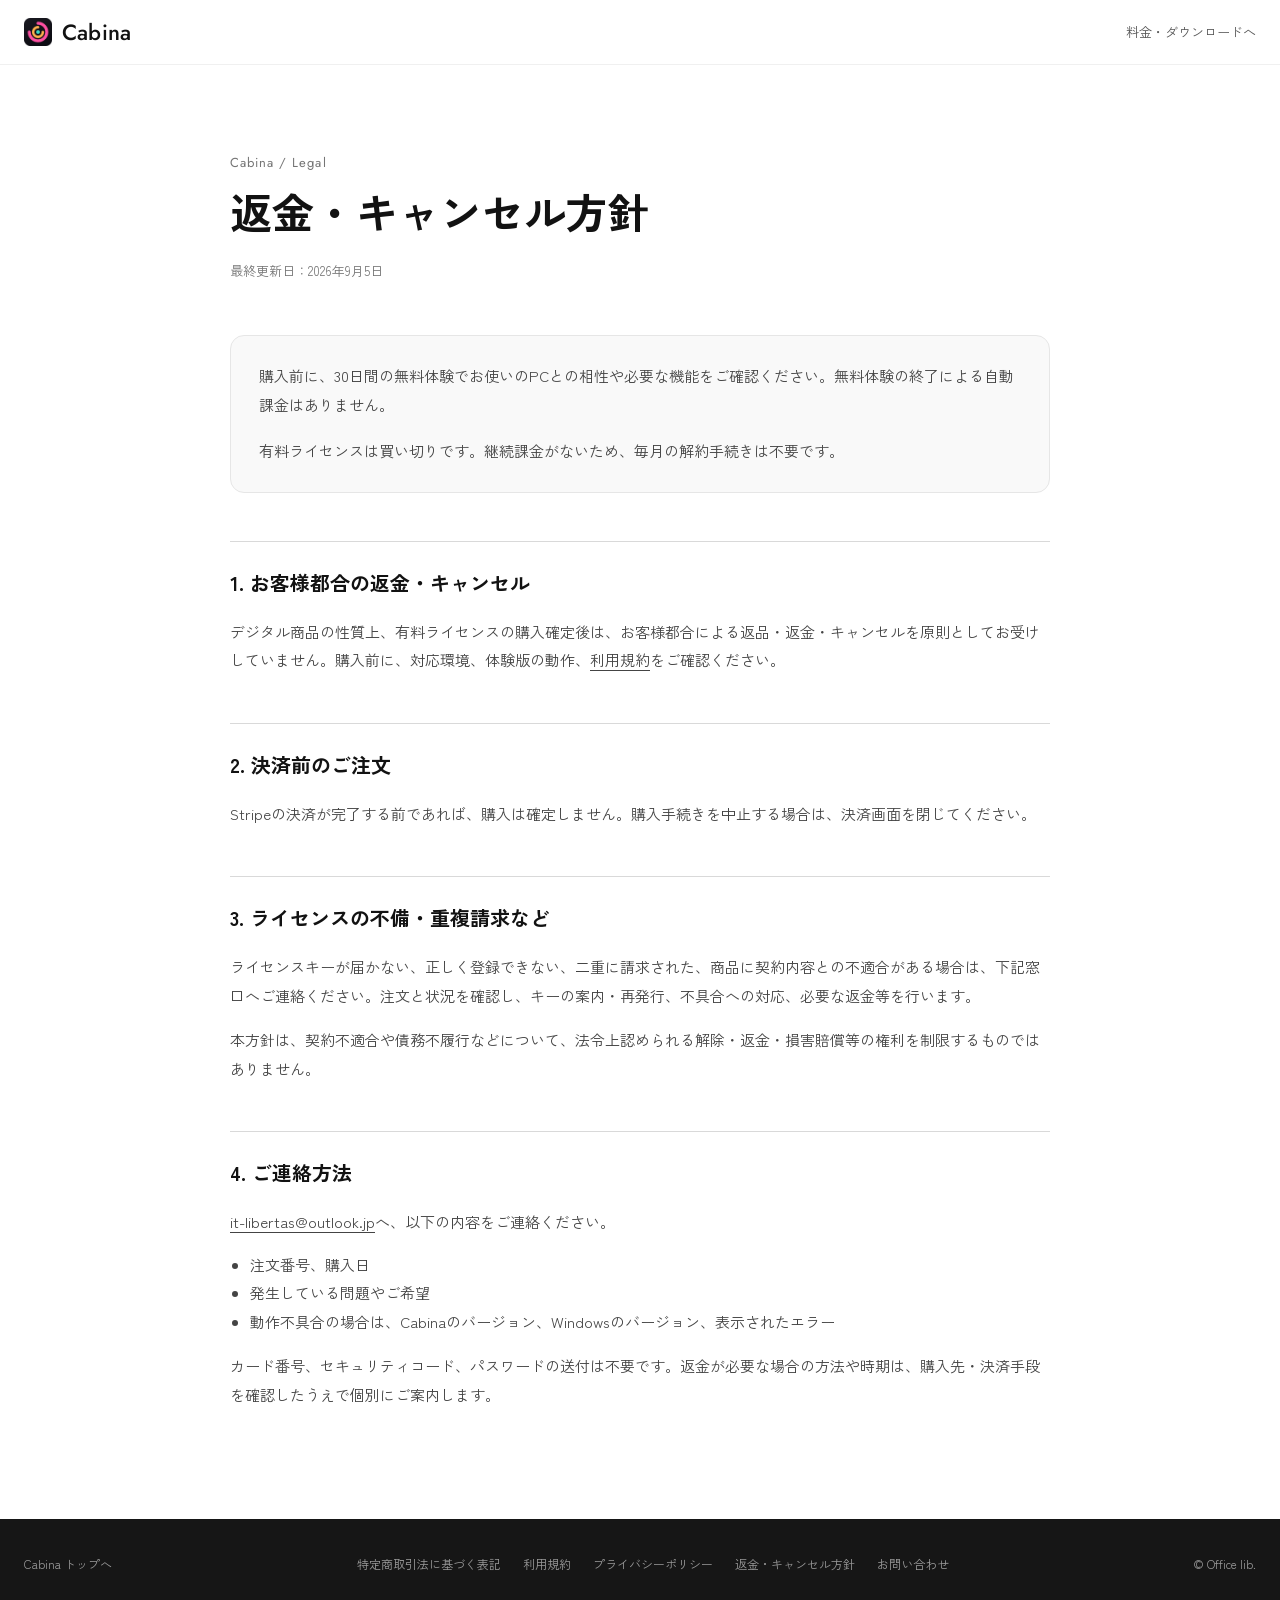
<file: refund.html>
<!doctype html>
<html lang="ja">
<head>
  <meta charset="UTF-8" />
  <meta name="viewport" content="width=device-width, initial-scale=1.0" />
  <link rel="icon" type="image/png" sizes="64x64" href="assets/cabina-icon-64.png" />
  <meta name="description" content="Cabinaの返金・キャンセル方針。ご利用・ご購入前にご確認ください。" />
  <title>返金・キャンセル方針 | Cabina</title>
  <link rel="preconnect" href="https://fonts.googleapis.com" />
  <link rel="preconnect" href="https://fonts.gstatic.com" crossorigin />
  <link href="https://fonts.googleapis.com/css2?family=Jost:wght@300;400;500&amp;family=Zen+Kaku+Gothic+New:wght@400;500;700&amp;display=swap" rel="stylesheet" />
  <link rel="stylesheet" href="css/legal.css" />
</head>
<body>
  <header class="legal-header">
    <div class="container"><a class="brand" href="index.html" aria-label="Cabina トップへ"><img class="brand-icon" src="assets/cabina-icon-64.png" alt="" width="28" height="28" />Cabina</a><a class="legal-back" href="index.html#price">料金・ダウンロードへ</a></div>
  </header>
  <main class="legal-main">
    <p class="legal-kicker">Cabina / Legal</p>
    <h1>返金・キャンセル方針</h1>
    <p class="updated">最終更新日：2026年9月5日</p>
    <div class="legal-box">
      <p>購入前に、30日間の無料体験でお使いのPCとの相性や必要な機能をご確認ください。無料体験の終了による自動課金はありません。</p>
      <p>有料ライセンスは買い切りです。継続課金がないため、毎月の解約手続きは不要です。</p>
    </div>
    <h2>1. お客様都合の返金・キャンセル</h2>
    <p>デジタル商品の性質上、有料ライセンスの購入確定後は、お客様都合による返品・返金・キャンセルを原則としてお受けしていません。購入前に、対応環境、体験版の動作、<a href="terms.html">利用規約</a>をご確認ください。</p>
    <h2>2. 決済前のご注文</h2>
    <p>Stripeの決済が完了する前であれば、購入は確定しません。購入手続きを中止する場合は、決済画面を閉じてください。</p>
    <h2>3. ライセンスの不備・重複請求など</h2>
    <p>ライセンスキーが届かない、正しく登録できない、二重に請求された、商品に契約内容との不適合がある場合は、下記窓口へご連絡ください。注文と状況を確認し、キーの案内・再発行、不具合への対応、必要な返金等を行います。</p>
    <p>本方針は、契約不適合や債務不履行などについて、法令上認められる解除・返金・損害賠償等の権利を制限するものではありません。</p>
    <h2>4. ご連絡方法</h2>
    <p><a href="mailto:it-libertas@outlook.jp">it-libertas@outlook.jp</a>へ、以下の内容をご連絡ください。</p>
    <ul>
      <li>注文番号、購入日</li>
      <li>発生している問題やご希望</li>
      <li>動作不具合の場合は、Cabinaのバージョン、Windowsのバージョン、表示されたエラー</li>
    </ul>
    <p>カード番号、セキュリティコード、パスワードの送付は不要です。返金が必要な場合の方法や時期は、購入先・決済手段を確認したうえで個別にご案内します。</p>
  </main>
  <footer class="legal-footer">
    <div class="container">
      <a href="index.html">Cabina トップへ</a>
      <nav class="legal-footer-links" aria-label="法務情報">
        <a href="tokushoho.html">特定商取引法に基づく表記</a>
        <a href="terms.html">利用規約</a>
        <a href="privacy.html">プライバシーポリシー</a>
        <a href="refund.html">返金・キャンセル方針</a>
        <a href="mailto:it-libertas@outlook.jp">お問い合わせ</a>
      </nav>
      <span>© Office lib.</span>
    </div>
  </footer>
</body>
</html>
</file>
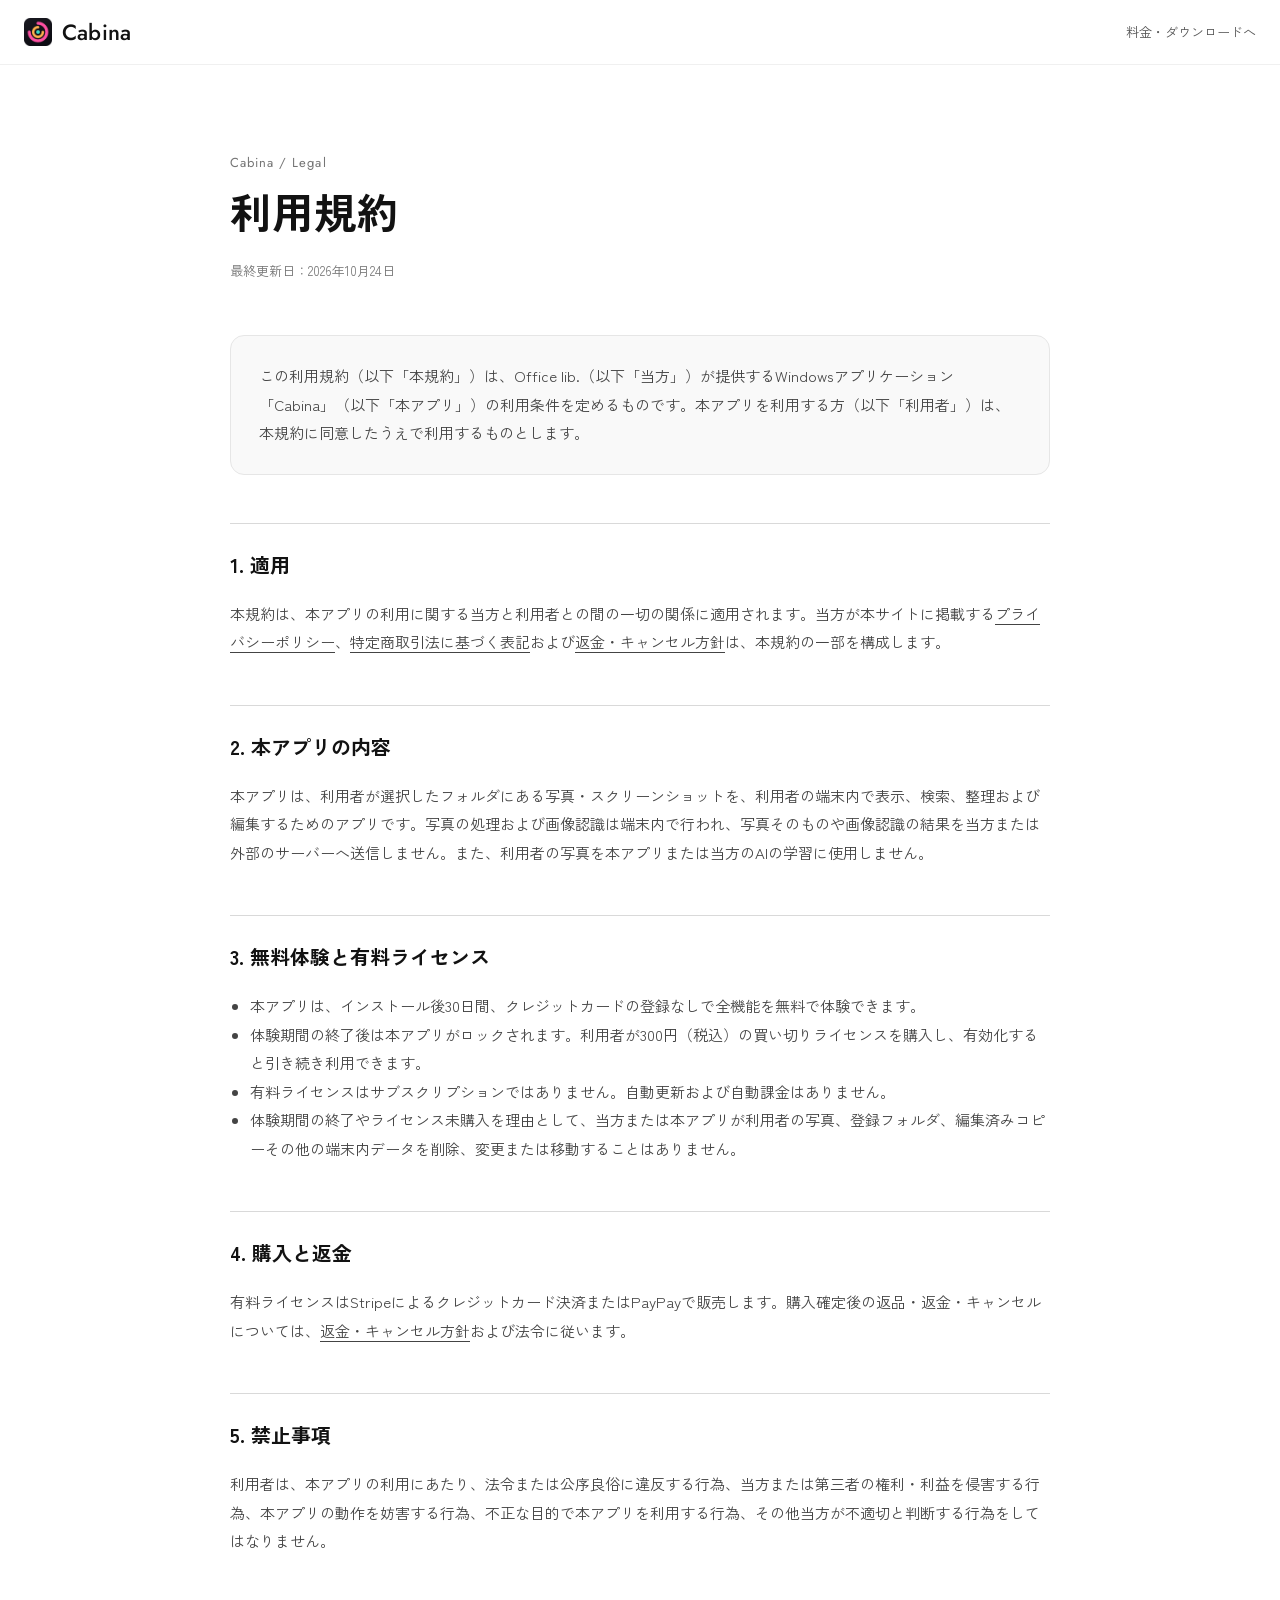
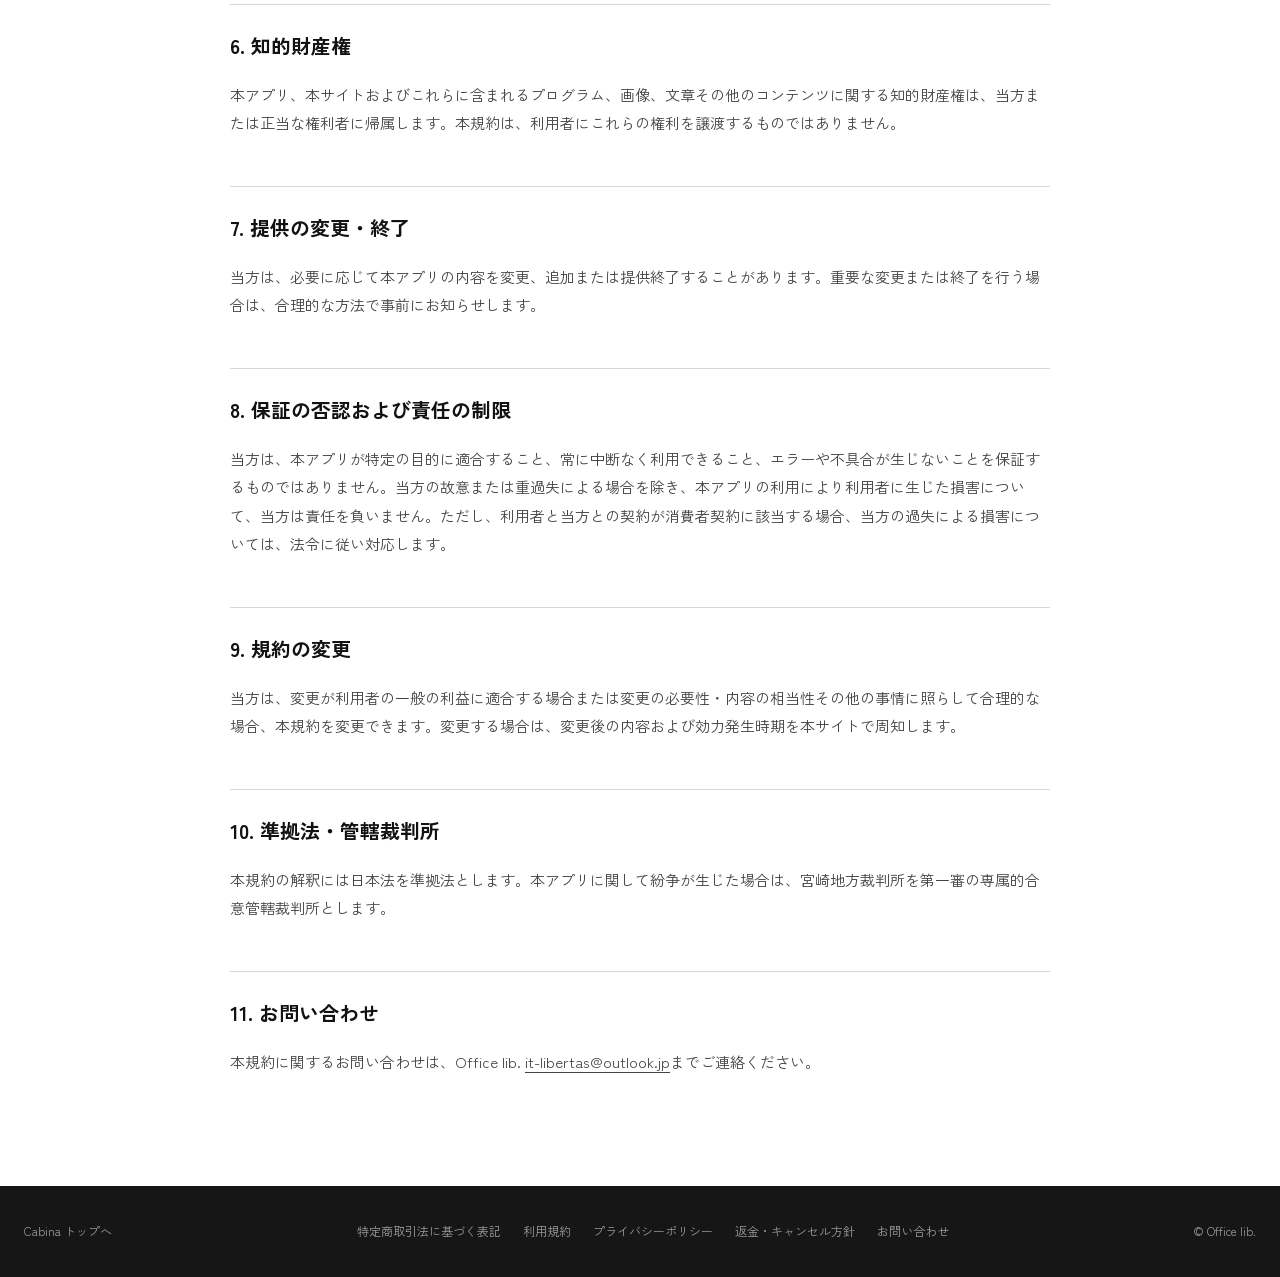
<file: terms.html>
<!doctype html>
<html lang="ja">
<head>
  <meta charset="UTF-8" />
  <meta name="viewport" content="width=device-width, initial-scale=1.0" />
  <link rel="icon" type="image/png" sizes="64x64" href="assets/cabina-icon-64.png" />
  <meta name="description" content="Cabinaの利用規約です。ご利用・ご購入前にご確認ください。" />
  <title>利用規約 | Cabina</title>
  <link rel="preconnect" href="https://fonts.googleapis.com" />
  <link rel="preconnect" href="https://fonts.gstatic.com" crossorigin />
  <link href="https://fonts.googleapis.com/css2?family=Jost:wght@300;400;500&amp;family=Zen+Kaku+Gothic+New:wght@400;500;700&amp;display=swap" rel="stylesheet" />
  <link rel="stylesheet" href="css/legal.css" />
</head>
<body>
  <header class="legal-header">
    <div class="container"><a class="brand" href="index.html" aria-label="Cabina トップへ"><img class="brand-icon" src="assets/cabina-icon-64.png" alt="" width="28" height="28" />Cabina</a><a class="legal-back" href="index.html#price">料金・ダウンロードへ</a></div>
  </header>
  <main class="legal-main">
    <p class="legal-kicker">Cabina / Legal</p>
    <h1>利用規約</h1>
    <p class="updated">最終更新日：2026年10月24日</p>
    <div class="legal-box"><p>この利用規約（以下「本規約」）は、Office lib.（以下「当方」）が提供するWindowsアプリケーション「Cabina」（以下「本アプリ」）の利用条件を定めるものです。本アプリを利用する方（以下「利用者」）は、本規約に同意したうえで利用するものとします。</p></div>
    <h2>1. 適用</h2>
    <p>本規約は、本アプリの利用に関する当方と利用者との間の一切の関係に適用されます。当方が本サイトに掲載する<a href="privacy.html">プライバシーポリシー</a>、<a href="tokushoho.html">特定商取引法に基づく表記</a>および<a href="refund.html">返金・キャンセル方針</a>は、本規約の一部を構成します。</p>
    <h2>2. 本アプリの内容</h2>
    <p>本アプリは、利用者が選択したフォルダにある写真・スクリーンショットを、利用者の端末内で表示、検索、整理および編集するためのアプリです。写真の処理および画像認識は端末内で行われ、写真そのものや画像認識の結果を当方または外部のサーバーへ送信しません。また、利用者の写真を本アプリまたは当方のAIの学習に使用しません。</p>
    <h2>3. 無料体験と有料ライセンス</h2>
    <ul>
      <li>本アプリは、インストール後30日間、クレジットカードの登録なしで全機能を無料で体験できます。</li>
      <li>体験期間の終了後は本アプリがロックされます。利用者が300円（税込）の買い切りライセンスを購入し、有効化すると引き続き利用できます。</li>
      <li>有料ライセンスはサブスクリプションではありません。自動更新および自動課金はありません。</li>
      <li>体験期間の終了やライセンス未購入を理由として、当方または本アプリが利用者の写真、登録フォルダ、編集済みコピーその他の端末内データを削除、変更または移動することはありません。</li>
    </ul>
    <h2>4. 購入と返金</h2>
    <p>有料ライセンスはStripeによるクレジットカード決済またはPayPayで販売します。購入確定後の返品・返金・キャンセルについては、<a href="refund.html">返金・キャンセル方針</a>および法令に従います。</p>
    <h2>5. 禁止事項</h2>
    <p>利用者は、本アプリの利用にあたり、法令または公序良俗に違反する行為、当方または第三者の権利・利益を侵害する行為、本アプリの動作を妨害する行為、不正な目的で本アプリを利用する行為、その他当方が不適切と判断する行為をしてはなりません。</p>
    <h2>6. 知的財産権</h2>
    <p>本アプリ、本サイトおよびこれらに含まれるプログラム、画像、文章その他のコンテンツに関する知的財産権は、当方または正当な権利者に帰属します。本規約は、利用者にこれらの権利を譲渡するものではありません。</p>
    <h2>7. 提供の変更・終了</h2>
    <p>当方は、必要に応じて本アプリの内容を変更、追加または提供終了することがあります。重要な変更または終了を行う場合は、合理的な方法で事前にお知らせします。</p>
    <h2>8. 保証の否認および責任の制限</h2>
    <p>当方は、本アプリが特定の目的に適合すること、常に中断なく利用できること、エラーや不具合が生じないことを保証するものではありません。当方の故意または重過失による場合を除き、本アプリの利用により利用者に生じた損害について、当方は責任を負いません。ただし、利用者と当方との契約が消費者契約に該当する場合、当方の過失による損害については、法令に従い対応します。</p>
    <h2>9. 規約の変更</h2>
    <p>当方は、変更が利用者の一般の利益に適合する場合または変更の必要性・内容の相当性その他の事情に照らして合理的な場合、本規約を変更できます。変更する場合は、変更後の内容および効力発生時期を本サイトで周知します。</p>
    <h2>10. 準拠法・管轄裁判所</h2>
    <p>本規約の解釈には日本法を準拠法とします。本アプリに関して紛争が生じた場合は、宮崎地方裁判所を第一審の専属的合意管轄裁判所とします。</p>
    <h2>11. お問い合わせ</h2>
    <p>本規約に関するお問い合わせは、Office lib. <a href="mailto:it-libertas@outlook.jp">it-libertas@outlook.jp</a>までご連絡ください。</p>
  </main>
  <footer class="legal-footer">
    <div class="container">
      <a href="index.html">Cabina トップへ</a>
      <nav class="legal-footer-links" aria-label="法務情報">
        <a href="tokushoho.html">特定商取引法に基づく表記</a>
        <a href="terms.html">利用規約</a>
        <a href="privacy.html">プライバシーポリシー</a>
        <a href="refund.html">返金・キャンセル方針</a>
        <a href="mailto:it-libertas@outlook.jp">お問い合わせ</a>
      </nav>
      <span>© Office lib.</span>
    </div>
  </footer>
</body>
</html>
</file>
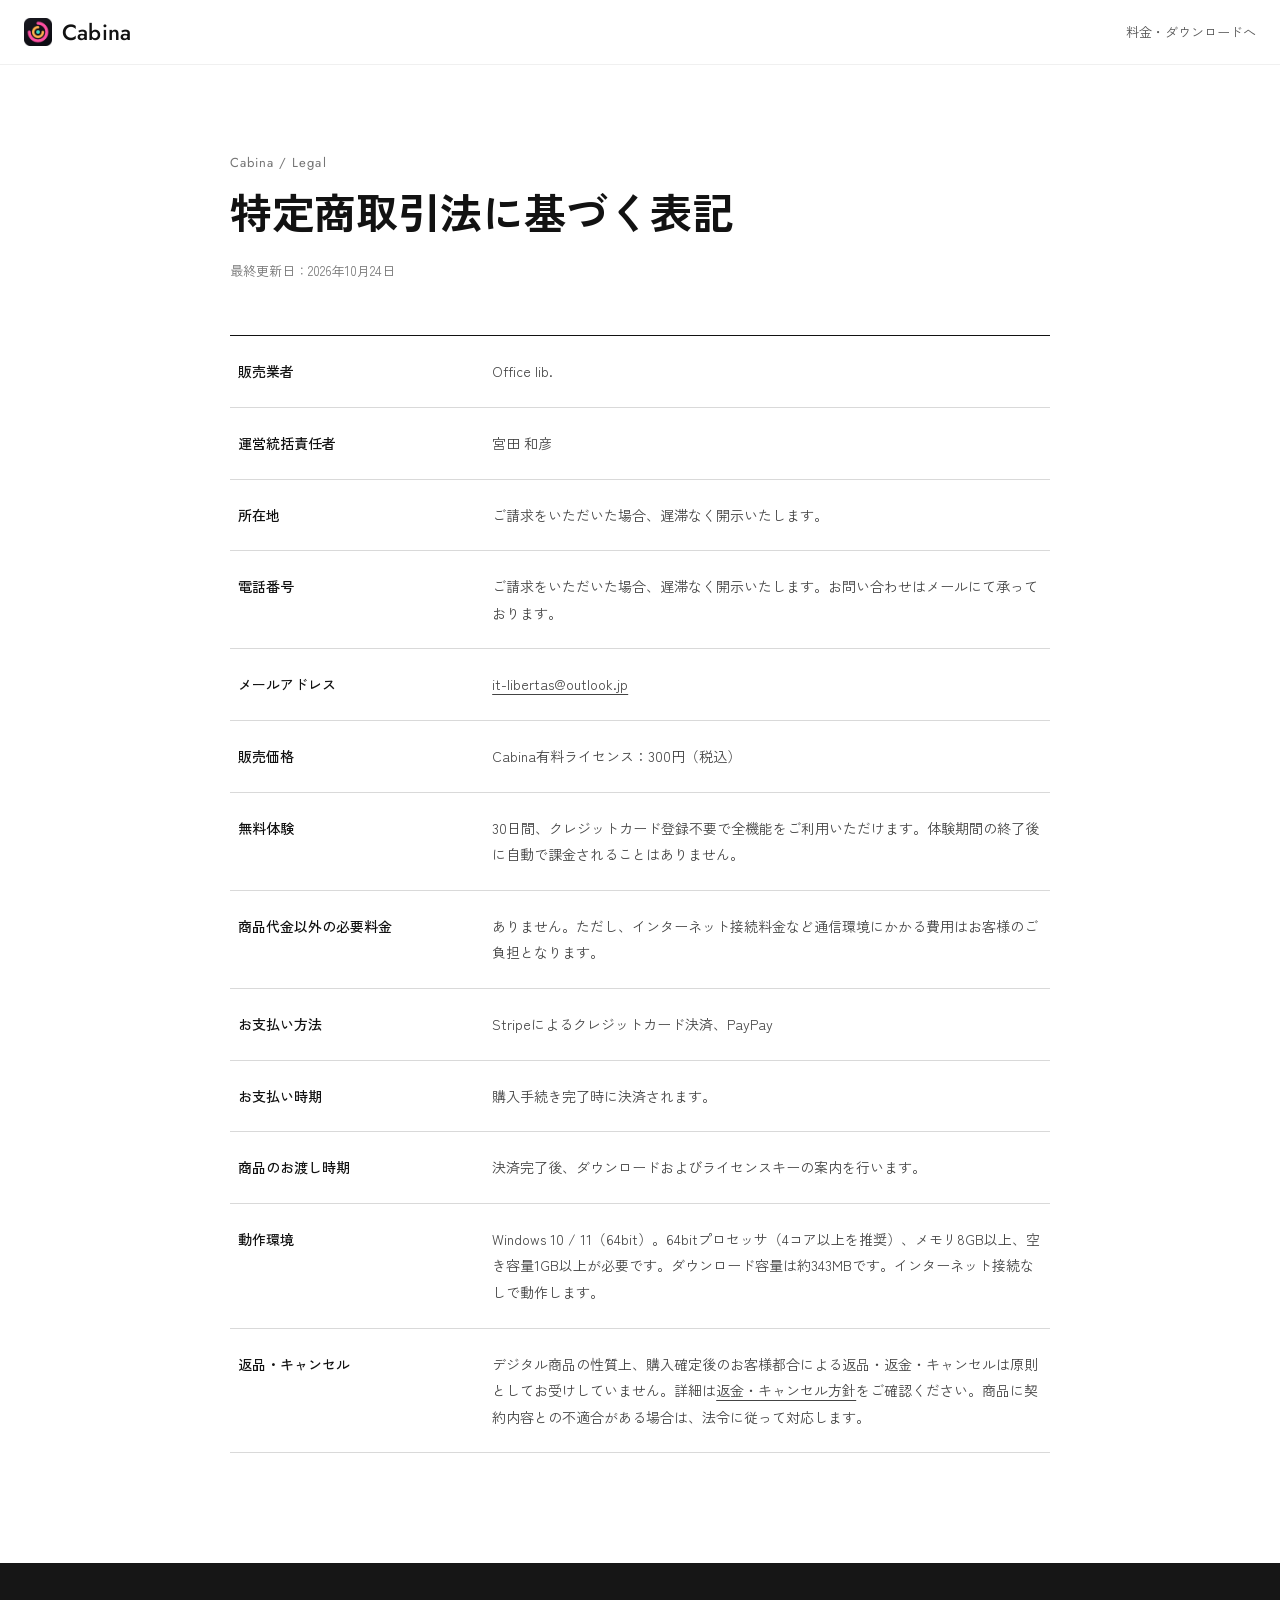
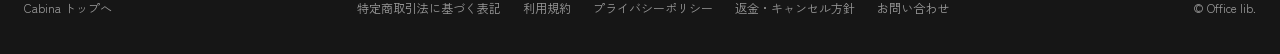
<file: tokushoho.html>
<!doctype html>
<html lang="ja">
<head>
  <meta charset="UTF-8" />
  <meta name="viewport" content="width=device-width, initial-scale=1.0" />
  <link rel="icon" type="image/png" sizes="64x64" href="assets/cabina-icon-64.png" />
  <meta name="description" content="Cabinaの特定商取引法に基づく表記です。" />
  <title>特定商取引法に基づく表記 | Cabina</title>
  <link rel="preconnect" href="https://fonts.googleapis.com" />
  <link rel="preconnect" href="https://fonts.gstatic.com" crossorigin />
  <link href="https://fonts.googleapis.com/css2?family=Jost:wght@300;400;500&amp;family=Zen+Kaku+Gothic+New:wght@400;500;700&amp;display=swap" rel="stylesheet" />
  <link rel="stylesheet" href="css/legal.css" />
</head>
<body>
  <header class="legal-header">
    <div class="container"><a class="brand" href="index.html" aria-label="Cabina トップへ"><img class="brand-icon" src="assets/cabina-icon-64.png" alt="" width="28" height="28" />Cabina</a><a class="legal-back" href="index.html#price">料金・ダウンロードへ</a></div>
  </header>
  <main class="legal-main">
    <p class="legal-kicker">Cabina / Legal</p>
    <h1>特定商取引法に基づく表記</h1>
    <p class="updated">最終更新日：2026年10月24日</p>
    <table class="legal-table">
      <tbody>
        <tr><th scope="row">販売業者</th><td>Office lib.</td></tr>
        <tr><th scope="row">運営統括責任者</th><td>宮田 和彦</td></tr>
        <tr><th scope="row">所在地</th><td>ご請求をいただいた場合、遅滞なく開示いたします。</td></tr>
        <tr><th scope="row">電話番号</th><td>ご請求をいただいた場合、遅滞なく開示いたします。お問い合わせはメールにて承っております。</td></tr>
        <tr><th scope="row">メールアドレス</th><td><a href="mailto:it-libertas@outlook.jp">it-libertas@outlook.jp</a></td></tr>
        <tr><th scope="row">販売価格</th><td>Cabina有料ライセンス：300円（税込）</td></tr>
        <tr><th scope="row">無料体験</th><td>30日間、クレジットカード登録不要で全機能をご利用いただけます。体験期間の終了後に自動で課金されることはありません。</td></tr>
        <tr><th scope="row">商品代金以外の必要料金</th><td>ありません。ただし、インターネット接続料金など通信環境にかかる費用はお客様のご負担となります。</td></tr>
        <tr><th scope="row">お支払い方法</th><td>Stripeによるクレジットカード決済、PayPay</td></tr>
        <tr><th scope="row">お支払い時期</th><td>購入手続き完了時に決済されます。</td></tr>
        <tr><th scope="row">商品のお渡し時期</th><td>決済完了後、ダウンロードおよびライセンスキーの案内を行います。</td></tr>
        <tr><th scope="row">動作環境</th><td>Windows 10 / 11（64bit）。64bitプロセッサ（4コア以上を推奨）、メモリ8GB以上、空き容量1GB以上が必要です。ダウンロード容量は約343MBです。インターネット接続なしで動作します。</td></tr>
        <tr><th scope="row">返品・キャンセル</th><td>デジタル商品の性質上、購入確定後のお客様都合による返品・返金・キャンセルは原則としてお受けしていません。詳細は<a href="refund.html">返金・キャンセル方針</a>をご確認ください。商品に契約内容との不適合がある場合は、法令に従って対応します。</td></tr>
      </tbody>
    </table>
  </main>
  <footer class="legal-footer">
    <div class="container">
      <a href="index.html">Cabina トップへ</a>
      <nav class="legal-footer-links" aria-label="法務情報">
        <a href="tokushoho.html">特定商取引法に基づく表記</a>
        <a href="terms.html">利用規約</a>
        <a href="privacy.html">プライバシーポリシー</a>
        <a href="refund.html">返金・キャンセル方針</a>
        <a href="mailto:it-libertas@outlook.jp">お問い合わせ</a>
      </nav>
      <span>© Office lib.</span>
    </div>
  </footer>
</body>
</html>
</file>
<file: css/lp.css>
/* Cabina LP（2026-10-24 リデザイン）。見た目の正は docs/redesign/cabina-lp-mock.html。office lib. の HP と同じ地・書体 */
:root {
  --dark: #161616; --white: #fff; --muted-bg: #f9f9f9; --line: #d9d9d9; --copy: #444; --gray: #757575;
  --orange: #F0A46B; --green: #5CC0B5; --blue: #7C9CF0; --pink: #E58C9A;
  --en: "Jost", "Zen Kaku Gothic New", sans-serif; --ja: "Zen Kaku Gothic New", "Hiragino Sans", "Yu Gothic", sans-serif;
  --ease: cubic-bezier(.2, .8, .2, 1);
}
* { box-sizing: border-box; }
body { margin: 0; font-family: var(--ja); color: #121212; background: var(--white); }
a { color: inherit; }

/* ▼ ヘッダー（HPと同じ白黒・細い文字） */
.head { position: fixed; z-index: 50; transition: background .35s, color .35s, padding .35s, box-shadow .35s; left: 0; right: 0; top: 0; display: flex; align-items: center; justify-content: space-between; padding: 24px 56px; color: #f2f2f2; }
.brand { display: flex; align-items: center; gap: 10px; text-decoration: none; }
.brand img { width: 30px; height: 30px; }
.brand b { font: 500 22px/1 var(--en); letter-spacing: .01em; }
.brand small { font: 400 11px var(--en); color: #9a9a9a; margin-left: 6px; }
.nav { display: flex; gap: 32px; align-items: center; font-size: 13px; }
.nav a { text-decoration: none; color: #cfcfcf; } .nav a:hover { color: #fff; }
.nav .buy { color: #121212; background: #f2f2f2; padding: 9px 18px; border-radius: 999px; font-weight: 700; }

/* ▼ ヒーロー：HPトップと同じ暗い地に半透明の板 */
.hero { position: relative; overflow: hidden; min-height: 100vh; background: var(--dark); color: #f2f2f2; display: grid; grid-template-columns: minmax(0, 1fr) minmax(0, 1.05fr); align-items: center; gap: 40px; padding: 120px 56px 72px; }
.planes { position: absolute; inset: 0; z-index: 0; pointer-events: none; }
.hero > :not(.planes) { position: relative; z-index: 1; }
.copy { max-width: 600px; }
.nw { white-space: nowrap; }
h1 { margin: 26px 0 22px; font-size: clamp(30px, 3.2vw, 46px); line-height: 1.42; font-weight: 700; letter-spacing: .01em; }
.lead { margin: 0; font-size: 16px; line-height: 2; color: #cfcfcf; max-width: 34em; }
.facts { display: flex; flex-wrap: wrap; gap: 10px 26px; margin: 26px 0 34px; padding: 0; list-style: none; font-size: 13px; color: #bdbdbd; }
.facts li { display: flex; align-items: center; gap: 8px; } .facts li::before { content: ""; width: 5px; height: 5px; border-radius: 50%; background: var(--c); }
.cta { display: flex; gap: 12px; flex-wrap: wrap; align-items: center; }
.btn { display: inline-flex; align-items: center; height: 50px; padding: 0 28px; border-radius: 999px; font-size: 15px; font-weight: 700; text-decoration: none; transition: background .2s, transform .3s var(--ease); }
.btn.main { background: #f2f2f2; color: #121212; } .btn.main:hover { background: #fff; transform: translateY(-1px); }
.btn.sub { border: 1px solid rgba(255,255,255,.22); color: #e6e6e6; } .btn.sub:hover { background: rgba(255,255,255,.07); }
.btn.sub span { font: 400 14px var(--en); margin-left: 10px; color: #bdbdbd; }
.note { margin: 14px 0 0; font-size: 12px; color: #8f8f8f; }

/* ▼ 右側：選ぶ・整える・出す の3枚を、HPの板のように重ねる */
.flow { position: relative; height: min(62vh, 560px); }
.plate { position: absolute; width: 74%; border-radius: 14px; overflow: hidden; border: 1px solid rgba(255,255,255,.12); box-shadow: 0 30px 60px -20px rgba(0,0,0,.6); background: #111; transition: transform .6s var(--ease); }
.plate img { display: block; width: 100%; }
.plate figcaption { position: absolute; left: 14px; top: 12px; display: flex; align-items: center; gap: 8px; font-size: 12px; font-weight: 700; color: #121212; background: rgba(242,242,242,.94); padding: 5px 12px 5px 8px; border-radius: 999px; }
.plate figcaption b { width: 20px; height: 20px; border-radius: 50%; display: grid; place-content: center; font: 500 11px var(--en); color: #fff; background: var(--c); }
.p1 { left: 0; top: 0; transform: rotate(-3deg); }
.p2 { left: 13%; top: 22%; transform: rotate(1.5deg); }
.p3 { left: 26%; top: 44%; transform: rotate(4deg); }
.flow:hover .p1 { transform: rotate(-5deg) translate(-12px, -8px); } .flow:hover .p3 { transform: rotate(6deg) translate(12px, 8px); }

@media (prefers-reduced-motion: reduce) { * { transition: none !important; } }
/* ▼ ヒーローより下：office lib. HP の下の節と同じ作り（大きい英字の見出し・細い線・番号） */
.wrap { max-width: 1240px; margin: 0 auto; padding: 0 48px; }
.sec { position: relative; padding: 120px 0; } .sec.gray { background: var(--muted-bg); }
.sec.dark { background: var(--dark); color: #f2f2f2; overflow: hidden; } .sec.dark > .wrap { position: relative; z-index: 1; }
.row { display: flex; gap: 64px; align-items: flex-start; } .row .title { flex: 0 0 34%; } .side { flex: 1; min-width: 0; }
.title { margin: 0 0 40px; font: 400 clamp(48px, 7vw, 96px)/1.1 var(--en); letter-spacing: -.01em; }
/* 見出しの塗り替え（HPのwipe-titleと同じ考え方）：薄い字の上を濃い字が左から覆う */
.wipe { position: relative; display: inline-block; color: #e2e2e2; }
.wipe span { position: absolute; left: 0; top: 0; color: #121212; clip-path: inset(0 100% 0 0); transition: clip-path 1.2s var(--ease); white-space: nowrap; }
.wipe::before { content: attr(data-t); }
.wipe.in span { clip-path: inset(0 0 0 0); }
.dark-t { color: #3a3a3a; } .dark-t span { color: #fff; }
.copy { margin: 10px 0 28px; font-size: clamp(22px, 2.4vw, 32px); font-weight: 700; line-height: 1.55; } .copy.light { color: #f2f2f2; }
.lead-dark { margin: -16px 0 40px; font-size: 18px; font-weight: 700; }
.pains { list-style: none; margin: 0 0 36px; padding: 0; border-top: 1px solid var(--line); }
.pains li { display: flex; align-items: center; gap: 14px; padding: 18px 2px; border-bottom: 1px solid #e6e6e6; font-size: 16px; }
.pains b { flex: none; width: 8px; height: 8px; border-radius: 50%; background: var(--c); }
.stats { display: grid; grid-template-columns: repeat(3, 1fr); margin: 0; }
.stats div { padding-right: 20px; } .stats dt { display: flex; align-items: baseline; gap: 4px; } .stats dt .en { font: 400 34px/1.2 var(--en); } .stats dt small { font: 400 13px var(--en); color: var(--gray); }
.stats dd { margin: 6px 0 0; font-size: 12px; color: var(--gray); }
.flow-list { display: grid; grid-template-columns: repeat(3, 1fr); margin: 0; padding: 0; list-style: none; border-left: 1px solid var(--line); }
.flow-step { display: flex; flex-direction: column; gap: 16px; padding: 8px 32px 24px; border-right: 1px solid var(--line); }
.flow-step .num { font: 300 56px/1 var(--en); color: #c7c7c7; transition: color .4s; } .flow-step:hover .num { color: var(--c); }
.flow-step b { font-size: 19px; } .flow-step p { margin: 0; font-size: 14px; line-height: 1.9; color: var(--copy); }
.shot { border-radius: 10px; overflow: hidden; border: 1px solid #e3e3e3; background: #fff; aspect-ratio: 16 / 10; }
.browser { display: grid; grid-template-columns: 34% 1fr; gap: 64px; align-items: center; }
.tablist { display: flex; flex-direction: column; border-top: 1px solid #121212; }
.tablist button { all: unset; cursor: pointer; position: relative; min-height: 80px; padding: 0 2px; display: flex; align-items: center; border-bottom: 1px solid var(--line); font-size: 18px; color: #9a9a9a; transition: color .3s, padding .4s var(--ease); }
.tablist button::before { content: ""; position: absolute; left: 0; bottom: -1px; height: 2px; width: 0; background: var(--c); transition: width .5s var(--ease); }
.tablist button[aria-selected="true"] { color: #121212; font-weight: 700; padding-left: 14px; } .tablist button[aria-selected="true"]::before { width: 100%; }
.tablist button:focus-visible { outline: 2px solid #121212; outline-offset: 2px; }
.panels { position: relative; min-height: 320px; display: grid; }
.panel { grid-area: 1 / 1; display: flex; flex-direction: column; align-items: center; justify-content: center; text-align: center; gap: 26px; opacity: 0; transform: translateY(10px); transition: opacity .5s, transform .5s var(--ease); pointer-events: none; }
.panel.on { opacity: 1; transform: none; pointer-events: auto; }
.panel p { max-width: 30em; margin: 0; font-size: 15px; line-height: 2; color: var(--copy); }
.days { list-style: none; margin: 0 0 36px; padding: 0; display: grid; grid-template-columns: repeat(4, 1fr); gap: 0 20px; border-top: 1px solid rgba(255,255,255,.12); }
.days li { padding: 18px 0 16px; font-size: 18px; font-weight: 500; border-bottom: 2px solid var(--c); display: flex; flex-direction: column; gap: 6px; }
.days .v { display: flex; align-items: baseline; gap: 4px; min-height: 32px; } .days li .en { font: 300 30px/1 var(--en); } .days small { font-size: 12px; font-weight: 400; color: #9a9a9a; }
.sec.dark .note { color: #8f8f8f; }
details { border-top: 1px solid var(--line); padding: 22px 2px; } details:last-of-type { border-bottom: 1px solid var(--line); }
summary { cursor: pointer; font-size: 16px; font-weight: 500; list-style: none; display: flex; justify-content: space-between; gap: 20px; } summary::-webkit-details-marker { display: none; }
summary::after { content: "+"; font: 300 24px/1 var(--en); color: var(--gray); transition: transform .3s var(--ease); } details[open] summary::after { transform: rotate(45deg); }
details p { margin: 12px 0 0; font-size: 14px; line-height: 1.95; color: var(--copy); }
.foot { background: var(--dark); color: #9a9a9a; font-size: 12px; padding: 28px 0; }
.foot-in { display: flex; justify-content: space-between; align-items: center; } .foot nav { display: flex; gap: 22px; } .foot a { text-decoration: none; } .foot a:hover { color: #fff; } .foot .en:first-child { color: #f2f2f2; font-size: 15px; }
@media (max-width: 900px) { .hero, .row, .browser, .flow-list, .days, .stats { grid-template-columns: 1fr; } .row { flex-direction: column; gap: 0; } .days { grid-template-columns: 1fr 1fr; } .hero { padding: 110px 24px 60px; } .wrap { padding: 0 24px; } .nav a:not(.buy) { display: none; } .head { padding: 18px 24px; } .flow-list { border-left: 0; } .flow-step { border-right: 0; border-bottom: 1px solid var(--line); padding: 20px 0; } .foot-in { flex-direction: column; gap: 12px; } }
@media (prefers-reduced-motion: reduce) { .wipe span { clip-path: none; transition: none; } }
/* スマホ幅：見出しの2行目（12文字・折り返さない）が 30px だと画面の端まで届くので小さくする */
@media (max-width: 480px) { h1 { font-size: 26px; } }

/* ▼ 最後の案内：白地に、名刺の表と同じ「右側だけのグラデの板」。中央にアイコンと見出し */
.closing { background: #fff; overflow: hidden; padding: 140px 0 130px; }
.closing .planes { z-index: 0; } .closing-in { position: relative; z-index: 1; text-align: center; }
.app-icon { display: block; margin: 0 auto 34px; border-radius: 26px; box-shadow: 0 24px 50px -18px rgba(255, 79, 163, .35), 0 10px 24px -12px rgba(0,0,0,.35); animation: bob 6s ease-in-out infinite; }
@keyframes bob { 50% { transform: translateY(-6px); } }
.closing h2 { margin: 0 0 34px; font-size: clamp(24px, 2.6vw, 34px); line-height: 1.5; }
.center-cta { justify-content: center; }
.btn.dark { background: #121212; color: #fff; } .btn.dark:hover { background: #333; }
.btn.line { border: 1px solid #cfcfcf; color: #121212; } .btn.line:hover { border-color: #121212; } .btn .en { font-weight: 400; margin-left: 8px; }
@media (prefers-reduced-motion: reduce) { .app-icon { animation: none; } }

/* ▼ Feature：左の項目に合わせて、右の線のイラストと説明が切り替わる */
.browser { grid-template-columns: 32% 1fr; align-items: start; }
.panels { min-height: 0; }
.panel { justify-content: flex-start; gap: 20px; }
.screen { --ill-bg: #F6F6F4; position: relative; width: 100%; border-radius: 12px; overflow: hidden; border: 1px solid #e3e3e0; background: var(--ill-bg); aspect-ratio: 16 / 10; }
.panel p { text-align: left; align-self: flex-start; }
.shot { --ill-bg: #fff; }

/* ▼ 線のイラスト（Flow・Feature。2026-10-24 本人の判断で画面写真から差し替え。ヒーローだけ画面写真）。
   作りはモダン見本帳 15「線で描かれていくイラスト」（デザイン集/04_モダン見本帳）と同じ：
   文字なし。黒の線に、節の色（--c）の線を1色だけ混ぜる。塗りは、手前の絵が奥の線を隠すための地の色（--ill-bg）だけ */
.ill { display: block; width: 100%; height: 100%; }
.ill :is(rect, circle, path) { fill: none; stroke: #121212; stroke-width: 2; stroke-linecap: round; stroke-linejoin: round; }
.ill .s { stroke: #bdbdbd; }
.ill .ac { stroke: var(--c); }
.ill .af { fill: var(--c); stroke: none; }
.ill .wk { stroke: #fff; stroke-width: 2.5; }
.panel.on .ill .wk { animation: ill-in .5s ease 1.6s both; }
.ill .fg { fill: var(--ill-bg, #fff); }
.ill .dash { stroke-dasharray: 2 7; }
/* Flow の枠は Feature の半分ほどの幅なので、線を少し太くして細くなりすぎないようにする */
.shot .ill :is(rect, circle, path) { stroke-width: 3; }
/* 線の動き：js/lp.js が線ごとの長さ --len と描き始めのずれ --d を入れ、.dr を付ける（JS が無ければ普通の線のまま）。
   Feature は項目を選んだときに1回描いて止め、色の線は少し遅れて描く（消えるくり返しは途中の絵が欠けて見えるのでやめた）。
   描き終わったら絵全体がゆっくり浮く。Flow は見えたときに1回だけ描く */
.ill .dr { stroke-dasharray: var(--len) var(--len); stroke-dashoffset: var(--len); }
.panel.on .ill .dr { animation: ill-draw 1.4s var(--ease) var(--d, 0s) both; }
.flow-step.in .ill .dr { animation: ill-draw 1.8s var(--ease) var(--d, 0s) both; }
.panel.on .ill .af { animation: ill-in .5s ease var(--d, 1.2s) both; }
.panel.on .ill .ac.dr { animation: ill-draw 1s var(--ease) calc(var(--d, 0s) + .5s) both; }
.panel.on .ill { animation: ill-float 6s ease-in-out 2s infinite; }
@keyframes ill-in { from { opacity: 0; } to { opacity: 1; } }
@keyframes ill-float { 50% { transform: translateY(-4px); } }
.flow-step:not(.in) .ill .af { opacity: 0; } .flow-step.in .ill .af { transition: opacity .6s 1.4s; }
@keyframes ill-loop { 0% { stroke-dashoffset: var(--len); } 40%, 72% { stroke-dashoffset: 0; } 100% { stroke-dashoffset: calc(var(--len) * -1); } }
@keyframes ill-draw { from { stroke-dashoffset: var(--len); } to { stroke-dashoffset: 0; } }
@keyframes ill-dot { 0%, 30% { opacity: 0; } 42%, 72% { opacity: 1; } 90%, 100% { opacity: 0; } }
@media (prefers-reduced-motion: reduce) {
  .ill .dr { animation: none !important; stroke-dashoffset: 0; }
  .ill .af { animation: none !important; opacity: 1 !important; }
  .ill { animation: none !important; }
}

/* ▼ ヘッダー：スクロールしても上に付いてくる。ヒーローを過ぎたら白い帯に変わる */
.head.scrolled { background: rgba(255,255,255,.88); backdrop-filter: blur(12px); color: #121212; padding-top: 14px; padding-bottom: 14px; box-shadow: 0 1px 0 rgba(0,0,0,.06); }
.head.scrolled .nav a { color: #555; } .head.scrolled .nav a:hover { color: #121212; }
.head.scrolled .nav .buy { background: #121212; color: #fff; }
.head.scrolled .brand small { color: #8f8f8f; }
html { scroll-behavior: smooth; } section[id] { scroll-margin-top: 72px; }
@media (prefers-reduced-motion: reduce) { html { scroll-behavior: auto; } }

/* ▼ Windows 以外で開いたときの案内（device-notice.js が hidden を外す）。ヘッダーのすぐ下に出す。
   ヘッダーの高さはスクロールで変わるので、js/lp.js が --head-h を入れる */
.device-notice { position: fixed; z-index: 49; left: 0; right: 0; top: var(--head-h, 78px); padding: 10px 56px; background: #fff; border-bottom: 1px solid var(--line); font-family: var(--ja); transition: top .35s; }
.device-notice-inner { display: flex; align-items: center; justify-content: space-between; gap: 20px; max-width: 1240px; margin: 0 auto; }
.device-notice p { display: flex; flex-wrap: wrap; gap: 0 10px; margin: 0; font-size: 13px; line-height: 1.7; color: #121212; }
.device-notice strong { font-weight: 700; }
.device-notice p span { color: var(--gray); }
.device-notice button { flex: none; min-height: 34px; padding: 0 16px; border: 1px solid #cfcfcf; border-radius: 999px; background: #fff; color: #121212; font: 700 12px var(--ja); cursor: pointer; transition: border-color .2s; }
.device-notice button:hover, .device-notice button:focus-visible { border-color: #121212; }
.device-notice-visible .hero { padding-top: 190px; }
@media (max-width: 900px) { .device-notice { padding: 10px 24px; } .device-notice-inner { align-items: flex-start; } .device-notice p { display: block; font-size: 12px; } .device-notice p span { display: block; } .device-notice-visible .hero { padding-top: 200px; } }
</file>
<file: css/theme.css>
/* ▼ [tokens] LP全体で共有する色・余白・フォントの定義 */
:root {
  --paper: #effbfc;
  --cream: #fbfeff;
  --surface: #ffffff;
  --ink: #171725;
  --muted: #5b6679;
  --line: rgba(23, 23, 37, .14);
  --navy: #171725;
  --navy-soft: #2b2b45;
  --teal: #14c9c9;
  --teal-deep: #00aeb7;
  --pink: #ff4fa3;
  --pink-soft: #ffd6e7;
  --orange: #ffb43b;
  --violet: #a184ed;
  --lilac-soft: #eee9ff;
  --teal-soft: #d8f8f8;
  --font-family: "Quicksand", "Zen Maru Gothic", sans-serif;
}
/* ▲ [tokens] */
</file>
<file: css/app.css>
/* ▼ [base] 共通の文字・余白・リンク */
* { box-sizing: border-box; }
html { scroll-behavior: smooth; background: var(--paper); }
body { margin: 0; background: var(--paper); color: var(--ink); font-family: var(--font-family); font-weight: 500; }
a { color: inherit; text-decoration: none; }
.container { width: min(1400px, calc(100% - 48px)); margin: auto; }
h1, h2, h3, p, figure, blockquote { margin-top: 0; } h1, h2, h3 { letter-spacing: -.055em; } h1, h2 { line-height: 1.18; }
h1 { margin-bottom: 26px; font-size: clamp(45px, 5.4vw, 77px); } h1 em { color: var(--pink); font-style: normal; }
h2 { margin-bottom: 20px; font-size: clamp(34px, 4vw, 57px); } h3 { margin-bottom: 10px; font-size: 20px; line-height: 1.4; }
.primary-button, .purchase-button, .header-cta { display: inline-flex; align-items: center; justify-content: center; gap: 18px; border-radius: 10px; background: var(--navy); color: #fff; font-size: 14px; font-weight: 700; transition: transform .2s, background .2s; }
.primary-button, .purchase-button { min-height: 52px; padding: 0 22px; }.header-cta { min-height: 42px; padding: 0 16px; font-size: 13px; }.primary-button:hover, .purchase-button:hover, .header-cta:hover { background: var(--navy-soft); transform: translateY(-2px); }

/* Uiverse.io / Javierrocadev の光の表現を、Tailwindを使わないLP用CSSとして調整 */
.uiverse-glow-button { position: relative; isolation: isolate; overflow: hidden; border: 1px solid rgba(255,255,255,.17); background: #1d1c29; box-shadow: none; transition: border-color .5s, color .5s, transform .2s; }
.uiverse-glow-button::before, .uiverse-glow-button::after { position: absolute; z-index: -1; border-radius: 50%; content: ""; filter: blur(18px); transition: transform .5s, opacity .5s; }
.uiverse-glow-button::before { top: -22px; right: -10px; width: 54px; height: 54px; background: #8e35d6; opacity: .8; }
.uiverse-glow-button::after { right: 20px; bottom: -38px; width: 76px; height: 76px; background: #ff8ec2; opacity: .62; }
.uiverse-glow-button:hover, .uiverse-glow-button:focus-visible { border-color: #ffb2d6; color: #ffd7e9; background: #1d1c29; transform: translateY(-2px); }
.uiverse-glow-button:hover::before, .uiverse-glow-button:focus-visible::before { transform: translate(30px, 27px) scale(1.8); opacity: 1; }
.uiverse-glow-button:hover::after, .uiverse-glow-button:focus-visible::after { transform: translate(35px, -25px) scale(1.2); opacity: .9; }
.uiverse-glow-button:focus-visible { outline: 3px solid rgba(255,79,163,.45); outline-offset: 3px; }
/* ▲ [base] */

/* ▼ [header] ヘッダー */
.site-header { position: fixed; z-index: 20; top: 0; right: 0; left: 0; height: 72px; border-bottom: 1px solid rgba(23,23,37,.08); background: rgba(251,254,255,.9); backdrop-filter: blur(14px); }.site-header-inner { display: grid; width: min(1120px, calc(100% - 48px)); height: 100%; grid-template-columns: 1fr auto 1fr; align-items: center; margin: auto; }.site-header nav { justify-self: center; }.site-header .header-cta { justify-self: end; min-height: 40px; padding: 0 18px; border-radius: 999px; }
.site-header-inner { width: min(1400px, calc(100% - 48px)); padding: 0; }
@media (max-width: 680px) { .site-header-inner { grid-template-columns: 1fr auto; }.site-header nav { display: flex; justify-self: end; gap: 0; }.site-header nav a:not(.header-cta) { display: none; } }
.brand { display: inline-flex; align-items: center; gap: 9px; font-family: "Quicksand", sans-serif; font-size: 25px; font-weight: 700; letter-spacing: -.05em; }.brand-mark { display: grid; width: 25px; height: 25px; place-items: center; border-radius: 7px; background: var(--navy); color: var(--orange); font-size: 13px; }
nav { display: flex; align-items: center; gap: 28px; color: var(--muted); font-size: 13px; } nav a:hover { color: var(--pink); }
.brand-icon { width: 28px; height: 28px; flex: none; }
/* ▲ [header] */

/* ▼ [device-notice] Windows以外の環境でだけ表示する案内 */
.device-notice { position: fixed; z-index: 19; top: 72px; right: 0; left: 0; padding: 12px 24px; border-bottom: 1px solid rgba(23,23,37,.1); background: rgba(255,248,234,.96); box-shadow: 0 8px 20px rgba(35,40,72,.08); }.device-notice-inner { display: flex; width: min(1400px,100%); align-items: center; justify-content: space-between; gap: 20px; margin: auto; }.device-notice p { display: flex; flex-wrap: wrap; gap: 0 10px; margin: 0; color: var(--ink); font-size: 13px; line-height: 1.65; }.device-notice strong { font-weight: 700; }.device-notice p span { color: var(--muted); }.device-notice button { flex: none; min-height: 36px; border: 1px solid rgba(23,23,37,.18); border-radius: 999px; padding: 0 14px; background: #fff; color: var(--ink); font: inherit; font-size: 12px; font-weight: 700; cursor: pointer; }.device-notice button:hover,.device-notice button:focus-visible { border-color: var(--pink); color: var(--pink); }.device-notice button:focus-visible { outline: 3px solid rgba(255,79,163,.25); outline-offset: 2px; }@media (max-width: 680px) { .device-notice { top: 65px; padding: 10px 17px; }.device-notice-inner { align-items: flex-start; gap: 10px; }.device-notice p { display: block; font-size: 11px; line-height: 1.6; }.device-notice p span { display: block; }.device-notice button { min-height: 34px; padding: 0 11px; font-size: 11px; }body.device-notice-visible .hero { padding-top: 202px; } }
/* ▲ [device-notice] */

/* ▼ [hero] 速さとアプリ画面を見せるFV */
.hero { overflow: hidden; padding: 164px 0 106px; background: radial-gradient(circle at 78% 24%, rgba(255,79,163,.15), transparent 26%), radial-gradient(circle at 84% 64%, rgba(20,201,201,.21), transparent 30%), var(--cream); }.hero-grid { display: grid; grid-template-columns: .94fr 1.06fr; gap: 72px; align-items: center; }.hero-copy > p { max-width: 510px; margin-bottom: 42px; color: var(--muted); font-size: 16px; line-height: 1.95; }.hero-actions { display: flex; flex-wrap: wrap; align-items: center; gap: 22px; }.text-link { border-bottom: 1px solid var(--ink); padding-bottom: 4px; font-size: 13px; font-weight: 700; }.text-link span { margin-left: 7px; color: var(--pink); }.hero-note { margin-top: 19px; margin-bottom: 0 !important; font-size: 11px !important; line-height: 1.6 !important; }
.hero-product { position: relative; margin: 0; }.app-window { overflow: hidden; border: 1px solid rgba(23,23,37,.18); border-radius: 18px; background: #f7faff; box-shadow: 0 26px 70px rgba(35,40,72,.2); }.app-titlebar { display: flex; height: 46px; align-items: center; gap: 9px; padding: 0 14px; border-bottom: 1px solid #dfe5ec; background: #fff; font-family: "Quicksand", sans-serif; font-size: 12px; }.app-logo { display: grid; width: 21px; height: 21px; place-items: center; border-radius: 5px; background: var(--navy); color: var(--orange); font-size: 10px; font-weight: 700; }.app-titlebar-dots { margin-left: auto; color: #94a0b4; letter-spacing: .18em; }.app-body { display: grid; min-height: 348px; grid-template-columns: 132px 1fr; }.app-sidebar { display: flex; flex-direction: column; gap: 8px; padding: 19px 12px; border-right: 1px solid #dfe5ec; background: #f2f5fa; color: #667186; font-size: 10px; }.sidebar-label { margin-bottom: 6px; color: #a0aab9; font-size: 8px; font-weight: 700; letter-spacing: .12em; }.app-sidebar b, .app-sidebar span:not(.sidebar-label) { padding: 8px; border-radius: 6px; font-weight: 600; }.app-sidebar .sidebar-active { background: var(--lilac-soft); color: var(--navy); }.app-library { padding: 19px 18px; background: #fcfdff; }.library-top { display: flex; align-items: center; justify-content: space-between; gap: 10px; margin-bottom: 19px; }.library-top small, .library-top strong { display: block; }.library-top small { color: #7b8699; font-size: 9px; }.library-top strong { margin-top: 3px; font-size: 15px; }.search-pill { max-width: 153px; overflow: hidden; padding: 8px 10px; border: 1px solid #e1e6ee; border-radius: 6px; color: #8d96a6; font-size: 9px; text-overflow: ellipsis; white-space: nowrap; }.thumbnail-grid { display: grid; grid-template-columns: repeat(4,1fr); gap: 8px; }.thumb { aspect-ratio: 1.2; border-radius: 5px; background: linear-gradient(135deg,#b8d7e0,#4a6996 58%,#1c2037); }.b,.f { background: linear-gradient(135deg,#f6c670,#b65a6b 58%,#323557); }.c,.g { background: linear-gradient(135deg,#a6d2ac,#446c6c 55%,#26334b); }.d,.h { background: linear-gradient(135deg,#c9b8f1,#8667ab 57%,#323149); }.e { background: linear-gradient(135deg,#e7a29c,#8b4c5e 58%,#282c4b); }.product-callout { position: absolute; right: -18px; bottom: -23px; display: flex; align-items: center; gap: 8px; padding: 12px 14px; border: 1px solid rgba(23,23,37,.08); border-radius: 10px; background: #fff; box-shadow: 0 13px 28px rgba(35,40,72,.14); font-size: 11px; }.product-callout b { color: var(--pink); }.product-callout i { width: 7px; height: 7px; border-radius: 50%; background: var(--teal); box-shadow: 0 0 0 4px rgba(20,201,201,.17); }

/* 中央にコピーと製品画面を積む、Apple風だがCabina固有のヒーロー骨格 */
.hero { padding: 156px 0 0; background: radial-gradient(circle at 78% 24%, rgba(255,79,163,.15), transparent 26%), radial-gradient(circle at 84% 64%, rgba(20,201,201,.21), transparent 30%), var(--cream); }
.hero-grid { display: flex; flex-direction: column; gap: 62px; text-align: center; }
.hero-copy { display: grid; width: min(100%, 860px); justify-items: center; margin: 0 auto; }
.hero-copy > p { max-width: 640px; }
.hero-copy h1 { max-width: 860px; margin-bottom: 30px; }
.hero-actions { justify-content: center; }
.hero-product { width: min(900px, 100%); margin: 0 auto; }
.hero-product { overflow: hidden; border-radius: 12px; }
.hero-app-screen { display: block; width: 100%; height: auto; border: 1px solid rgba(23,23,37,.18); border-radius: 12px; box-shadow: 0 26px 70px rgba(35,40,72,.2); }
.hero .app-body { min-height: 416px; }
/* ▼ [hero-gallery] できることを実画面で切り替えるヒーローギャラリー */
.hero-product.hero-gallery { overflow: visible; border-radius: 0; }.hero-gallery-frame { position: relative; }.hero-gallery-stage { position: relative; overflow: hidden; border: 1px solid rgba(23,23,37,.18); border-radius: 12px; background: #201d36; box-shadow: 0 26px 70px rgba(35,40,72,.2); }.hero-gallery-panel { display: none; width: 100%; }.hero-gallery-panel.is-active { display: block; animation: hero-gallery-panel-in .45s ease-out both; }.hero-gallery-panel[hidden] { display: none; }.hero-gallery-panel .hero-app-screen { border: 0; border-radius: 0; box-shadow: none; }.hero-gallery-panel-watch { position: relative; aspect-ratio: 1.598; }.hero-gallery-panel-watch img { position: absolute; inset: 0; display: block; width: 100%; height: 100%; object-fit: cover; }.hero-watch-after { opacity: 0; }.hero-watch-change { position: absolute; z-index: 1; top: 12.8%; left: 18.4%; width: 14.1%; height: 12.7%; border: 3px solid var(--teal); border-radius: 5px; box-shadow: 0 0 0 6px rgba(20,201,201,.19),0 0 26px rgba(20,201,201,.5); opacity: 0; }.hero-watch-change::after { position: absolute; top: -26px; right: -32px; display: grid; width: 31px; height: 31px; place-items: center; border-radius: 50%; background: var(--teal); box-shadow: 0 6px 14px rgba(20,201,201,.38); color: #fff; content: "+1"; font-family: "Quicksand",sans-serif; font-size: 13px; font-weight: 700; }.hero-gallery-panel-watch.is-active .hero-watch-after { animation: hero-watch-screen-cycle 7s ease-in-out infinite; }.hero-gallery-panel-watch.is-active .hero-watch-change { animation: hero-watch-highlight-cycle 7s cubic-bezier(.2,.9,.3,1.15) infinite; }.hero-gallery-arrow { position: absolute; z-index: 2; top: 50%; border: 0; padding: 0; transform: translateY(-50%); background: transparent; color: rgba(23,23,37,.46); cursor: pointer; font-family: "Quicksand",sans-serif; font-size: 36px; font-weight: 500; line-height: 1; transition: color .2s ease,transform .2s ease; }.hero-gallery-arrow:hover { transform: translateY(-50%) scale(1.1); color: var(--ink); }.hero-gallery-arrow.previous { right: calc(100% + 50px); }.hero-gallery-arrow.next { left: calc(100% + 50px); }.hero-gallery-controls { display: flex; justify-content: center; margin-top: 17px; }.hero-gallery-pagination { display: flex; align-items: center; gap: 7px; height: 15px; }.hero-gallery-pagination i { display: block; width: 6px; height: 6px; border-radius: 50%; background: rgba(20,201,201,.45); transition: width .25s ease,height .25s ease,background .25s ease; }.hero-gallery-pagination i.is-active { width: 11px; height: 11px; background: var(--teal); }@keyframes hero-gallery-panel-in { from { opacity: 0; transform: translateX(16px); } to { opacity: 1; transform: translateX(0); } }@keyframes hero-watch-screen-cycle { 0%,26% { opacity: 0; } 42%,74% { opacity: 1; } 90%,100% { opacity: 0; } }@keyframes hero-watch-highlight-cycle { 0%,34% { opacity: 0; transform: scale(.72); } 45% { opacity: 1; transform: scale(1.34); } 53%,72% { opacity: 1; transform: scale(1); } 82%,100% { opacity: 0; transform: scale(.86); } }@media (max-width: 980px) { .hero-gallery-arrow.previous { right: auto; left: 14px; }.hero-gallery-arrow.next { right: 14px; left: auto; }.hero-gallery-arrow { color: rgba(255,255,255,.72); text-shadow: 0 1px 5px rgba(23,23,37,.45); }.hero-gallery-arrow:hover { color: #fff; } }
/* ▲ [hero-gallery] */
/* ▼ [hero-crop] トリミング範囲を実画面の上で動かす */
.hero-gallery-panel-crop { position: relative; aspect-ratio: 1.594; }.hero-gallery-panel-crop .hero-app-screen { position: absolute; inset: 0; width: 100%; height: 100%; object-fit: cover; }.hero-crop-frame { position: absolute; top: 27.5%; left: 23.6%; z-index: 1; width: 49.8%; height: 44.3%; box-sizing: border-box; border: 2px solid #fff; box-shadow: 0 0 0 999px rgba(0,0,0,.42); pointer-events: none; }.hero-crop-frame i { position: absolute; width: 14px; height: 14px; background: #fff; }.hero-crop-frame i:nth-child(1) { top: 0; left: 0; transform: translate(-50%,-50%); }.hero-crop-frame i:nth-child(2) { top: 0; right: 0; transform: translate(50%,-50%); }.hero-crop-frame i:nth-child(3) { bottom: 0; left: 0; transform: translate(-50%,50%); }.hero-crop-frame i:nth-child(4) { right: 0; bottom: 0; transform: translate(50%,50%); }.hero-gallery-panel-crop.is-active .hero-crop-frame { animation: hero-crop-frame-cycle 7s cubic-bezier(.4,0,.2,1) infinite; }@keyframes hero-crop-frame-cycle { 0%,18% { top: 27.5%; left: 23.6%; width: 49.8%; height: 44.3%; } 57%,78% { top: 47.6%; left: 23.2%; width: 31.1%; height: 23.7%; } 100% { top: 27.5%; left: 23.6%; width: 49.8%; height: 44.3%; } }
/* ▲ [hero-crop] */
/* ▼ [hero-gallery-static] ヒーローでは機能画面を静止表示にする */
.hero-gallery-panel-watch.is-active .hero-watch-after { animation: none; opacity: 1; }.hero-gallery-panel-watch.is-active .hero-watch-change { display: none; animation: none; }.hero-gallery-panel-crop.is-active .hero-crop-frame { top: 47.6%; left: 23.2%; width: 31.1%; height: 23.7%; animation: none; }
/* ▲ [hero-gallery-static] */
/* ▲ [hero] */

/* ▼ [scroll-reveal] Cunoと同じ、画面に入った要素を順に表示する演出 */
.reveal { opacity: 0; transform: translateY(18px); transition: opacity .7s cubic-bezier(.2,.8,.2,1), transform .7s cubic-bezier(.2,.8,.2,1); transition-delay: var(--reveal-delay, 0ms); }
.reveal.in { opacity: 1; transform: none; }
@media (prefers-reduced-motion: reduce) { .reveal { opacity: 1; transform: none; transition: none; } }
/* ▲ [scroll-reveal] */

/* ▼ [problem] 不満の導入 */
.problem { padding: 190px 0 142px; background: radial-gradient(circle at 78% 24%, rgba(255,79,163,.15), transparent 26%), radial-gradient(circle at 84% 64%, rgba(20,201,201,.21), transparent 30%), var(--cream); }.narrow-heading { max-width: none; }.narrow-heading p { max-width: 480px; margin-bottom: 55px; color: var(--muted); line-height: 1.9; }.friction-list { display: grid; grid-template-columns: repeat(3,1fr); gap: 18px; }.friction-list article { min-height: 188px; padding: 26px; border: 1px solid var(--line); border-radius: 14px; background: var(--cream); }.friction-list article > span { display: block; margin-bottom: 32px; color: var(--pink); font-family: "Quicksand", sans-serif; font-size: 12px; font-weight: 700; }.friction-list p { margin-bottom: 0; color: var(--muted); font-size: 13px; line-height: 1.8; }
/* ▲ [problem] */
/* ▼ [problem-visual] 不満を伝えるミニUIモック */
.friction-list article { position: relative; min-height: 328px; overflow: hidden; }.problem-visual { display: grid; height: 132px; place-items: center; margin: -2px 0 22px; }.mini-explorer { position: relative; width: min(100%, 230px); height: 112px; overflow: hidden; border: 1px solid rgba(23,23,37,.12); border-radius: 10px; background: rgba(245,248,252,.8); box-shadow: 0 12px 25px rgba(35,40,72,.07); }.mini-explorer > i { position: absolute; inset: 0 auto 0 0; width: 27px; border-right: 1px solid rgba(23,23,37,.08); background: linear-gradient(#eef2f9 18%,transparent 18% 31%,#eef2f9 31% 38%,transparent 38% 51%,#eef2f9 51% 58%,transparent 58%); }.mini-explorer-main { position: absolute; top: 16px; right: 14px; bottom: 14px; left: 42px; display: grid; grid-template-columns: repeat(3,1fr); gap: 7px; }.mini-explorer-main b { border-radius: 4px; background: linear-gradient(135deg,#d7e7ef,#7b9bbc); }.mini-explorer-main b:nth-child(2n) { background: linear-gradient(135deg,#eed2dc,#bb7d9b); }.mini-explorer-main b:nth-child(3n) { background: linear-gradient(135deg,#d8ebcf,#7fa68d); }.mini-spinner { position: absolute; top: 50%; left: 50%; width: 29px; height: 29px; margin: -15px 0 0 -15px; border: 3px solid rgba(255,79,163,.2); border-top-color: var(--pink); border-radius: 50%; background: rgba(255,255,255,.76); }.problem-visual-freeze .mini-explorer::after { position: absolute; inset: 0; background: rgba(241,244,249,.68); content: ""; }.problem-visual-freeze strong { position: absolute; z-index: 1; top: 50%; left: 50%; transform: translate(-50%,-50%); padding: 7px 10px; border: 1px solid rgba(23,23,37,.12); border-radius: 6px; background: rgba(255,255,255,.9); color: var(--muted); font-size: 10px; white-space: nowrap; }.mini-lost-photo { position: absolute; z-index: 1; right: 24px; bottom: 22px; width: 27px; height: 22px; border: 2px solid var(--pink); border-radius: 4px; background: linear-gradient(135deg,#f6c670,#b65a6b 58%,#323557); box-shadow: 0 0 0 4px rgba(255,79,163,.13); }.reveal.in .problem-visual-wait .mini-spinner { animation: problem-spin 1.1s ease-out .1s 1 both; }.reveal.in .problem-visual-freeze strong { animation: problem-freeze 1s ease-out .15s 1 both; }.reveal.in .problem-visual-missing .mini-lost-photo { animation: problem-lost-photo .75s cubic-bezier(.2,.9,.3,1.2) .2s 1 both; }@keyframes problem-spin { from { transform: rotate(0deg); } to { transform: rotate(360deg); } }@keyframes problem-freeze { from { opacity: 0; transform: translate(-50%,-30%); } to { opacity: 1; transform: translate(-50%,-50%); } }@keyframes problem-lost-photo { from { opacity: 0; transform: translate(-16px,14px) scale(.55); } to { opacity: 1; transform: translate(0,0) scale(1); } }
.friction-list article { min-height: 430px; }.problem-visual { height: 210px; margin: 0 0 26px; }.mini-explorer { width: min(100%,310px); height: 176px; }.mini-explorer > i { width: 38px; }.mini-explorer-main { top: 22px; right: 20px; bottom: 20px; left: 58px; gap: 10px; }.mini-spinner { width: 36px; height: 36px; margin: -18px 0 0 -18px; }.problem-visual-freeze strong { padding: 9px 13px; font-size: 12px; }.mini-lost-photo { right: 31px; bottom: 30px; width: 35px; height: 29px; }
/* ▲ [problem-visual] */
/* ▼ [problem-folder] 重なったフォルダを開く立体モック */
.problem-visual-freeze { perspective: 1100px; }.folder-stack { position: relative; width: 238px; height: 148px; transform-style: preserve-3d; }.folder-layer { position: absolute; display: block; box-sizing: border-box; border: 1px solid rgba(116,80,17,.16); border-radius: 12px 12px 14px 14px; transform-origin: bottom center; transition: transform .62s cubic-bezier(.2,.85,.25,1),box-shadow .62s ease; }.folder-layer::before { position: absolute; top: -14px; left: -1px; width: 76px; height: 15px; border-radius: 11px 11px 0 0; background: inherit; content: ""; }.folder-layer-back { z-index: 1; inset: 16px 12px 0; background: #d6a84c; }.folder-layer-middle { z-index: 2; inset: 9px 6px 0; background: #e2b359; }.folder-layer-front { z-index: 3; inset: 0; background: linear-gradient(135deg,#ffd572,#eaaa3e); box-shadow: 0 16px 28px rgba(93,67,29,.14); }.reveal.in .folder-layer-back { transform: rotateX(-14deg) translateY(-7px); }.reveal.in .folder-layer-middle { transform: rotateX(-25deg) translateY(-2px); }.reveal.in .folder-layer-front { transform: rotateX(-42deg) translateY(4px); box-shadow: inset 0 18px 28px rgba(255,227,132,.72),inset 0 -13px 24px rgba(185,118,26,.25),0 18px 28px rgba(93,67,29,.16); }.friction-list article:hover .folder-layer-back { transform: rotateX(-19deg) translateY(-10px); }.friction-list article:hover .folder-layer-middle { transform: rotateX(-32deg) translateY(-4px); }.friction-list article:hover .folder-layer-front { transform: rotateX(-49deg) translateY(6px); }
/* ▲ [problem-folder] */
/* ▼ [problem-loader] 待ち時間を表す液体ローダー */
.liquid-loader { display: flex; flex-direction: column; align-items: center; gap: 13px; padding: 24px; }.loading-text { color: var(--ink); font-family: "Quicksand","Zen Maru Gothic",sans-serif; font-size: 13px; font-weight: 700; letter-spacing: .05em; }.dot { display: inline-block; margin-left: 2px; color: var(--pink); }.loader-track { position: relative; width: 230px; height: 38px; overflow: hidden; border-radius: 20px; background: linear-gradient(135deg,#25243f,#171726); box-shadow: inset 0 2px 4px rgba(0,0,0,.35),0 1px 3px rgba(255,255,255,.5); }.liquid-fill { position: absolute; top: 3px; left: 3px; width: 4px; height: calc(100% - 6px); border-radius: 17px; background: linear-gradient(90deg,var(--teal),#7899ff 46%,var(--pink)); box-shadow: 0 0 14px rgba(255,79,163,.3),inset 0 1px 2px rgba(255,255,255,.28); }.reveal.in .problem-visual-wait .liquid-fill { animation: problem-loader-fill 4s ease-out infinite; }.reveal.in .problem-visual-wait .loading-text { animation: problem-loader-glow 1.4s ease-in-out infinite; }.reveal.in .problem-visual-wait .dot { animation: problem-loader-dot 1.5s infinite; }.reveal.in .problem-visual-wait .dot:nth-of-type(1) { animation-delay: 0s; }.reveal.in .problem-visual-wait .dot:nth-of-type(2) { animation-delay: .3s; }.reveal.in .problem-visual-wait .dot:nth-of-type(3) { animation-delay: .6s; }@keyframes problem-loader-fill { 0% { width: 4px; } 25% { width: 30%; } 50% { width: 53%; } 75% { width: 72%; } 100% { width: calc(100% - 4px); } }@keyframes problem-loader-glow { 0%,100% { opacity: .72; } 50% { opacity: 1; } }@keyframes problem-loader-dot { 0%,50% { opacity: 1; } 51%,100% { opacity: .15; } }
/* ▲ [problem-loader] */
.problem-visual-wait { position: relative; isolation: isolate; }.problem-visual-wait::before { position: absolute; top: 50%; left: 50%; z-index: 0; box-sizing: border-box; width: 278px; height: 168px; border: 1px solid #c6d0dc; border-radius: 10px; transform: translate(-50%,-50%); background: linear-gradient(#cbd5e1 0 0) 0 32px / 100% 1px no-repeat,linear-gradient(90deg,#cbd5e1 0 0) 38px 33px / 1px calc(100% - 33px) no-repeat,linear-gradient(#c9d4df 0 0) 52px 48px / 48px 28px no-repeat,linear-gradient(#c9d4df 0 0) 109px 48px / 48px 28px no-repeat,linear-gradient(#c9d4df 0 0) 166px 48px / 48px 28px no-repeat,linear-gradient(#c9d4df 0 0) 52px 85px / 48px 28px no-repeat,linear-gradient(#c9d4df 0 0) 109px 85px / 48px 28px no-repeat,linear-gradient(#c9d4df 0 0) 166px 85px / 48px 28px no-repeat,linear-gradient(#c9d4df 0 0) 52px 122px / 48px 22px no-repeat,linear-gradient(#c9d4df 0 0) 109px 122px / 48px 22px no-repeat,linear-gradient(#c9d4df 0 0) 166px 122px / 48px 22px no-repeat,#f8fafc; box-shadow: 0 12px 24px rgba(35,40,72,.09); content: ""; }.problem-visual-wait .liquid-loader { position: relative; z-index: 1; transform: scale(.72); }

/* ▼ [how-it-works] 仕組みの3ステップ */
.how-it-works { padding: 300px 0; background: radial-gradient(circle at 78% 24%, rgba(255,79,163,.15), transparent 26%), radial-gradient(circle at 84% 64%, rgba(20,201,201,.21), transparent 30%), var(--cream); color: var(--ink); }.split-heading { display: grid; grid-template-columns: 1fr .82fr; gap: 120px; align-items: end; }.split-heading > p { max-width: 430px; margin-bottom: 24px; color: var(--muted); line-height: 1.95; }.timeline { display: grid; grid-template-columns: repeat(3,1fr); gap: 15px; margin-top: 54px; }.timeline-card { display: flex; min-height: 330px; flex-direction: column; padding: 25px; overflow: hidden; border: 1px solid var(--line); border-radius: 16px; background: rgba(255,255,255,.68); }.timeline-card > span { color: var(--orange); font-family: "Quicksand", sans-serif; font-size: 12px; font-weight: 700; }.timeline-card h3 { margin-top: 24px; }.timeline-card p { color: var(--muted); font-size: 13px; line-height: 1.78; }.mini-grid { display: grid; grid-template-columns: repeat(4,1fr); gap: 5px; width: 100%; height: 86px; margin-top: auto; padding: 10px; border-radius: 10px; background: rgba(255,255,255,.62); }.mini-grid i { border-radius: 3px; background: linear-gradient(135deg,#c5a3ff,#564b8a 65%); }.ready .mini-grid i { background: linear-gradient(135deg,#8de2dc,#2d758d 65%); }.watch { background: rgba(20,201,201,.12); }.plus-grid { position: relative; }.plus-grid i { background: linear-gradient(135deg,#ffd27a,#a45664 65%); }.plus-grid b { position: absolute; top: -8px; right: -7px; display: grid; width: 25px; height: 25px; place-items: center; border-radius: 50%; background: var(--pink); color: #fff; font-size: 16px; }
/* ▲ [how-it-works] */
/* ▼ [timeline-visual] 3ステップを伝える図 */
.timeline-card { min-height: 448px; }.timeline-visual { width: 100%; aspect-ratio: 1.58; margin: auto 0 0; overflow: hidden; border: 1px solid rgba(23,23,37,.1); border-radius: 11px; background: rgba(245,248,252,.8); }.setup-visual,.watch-visual { display: grid; grid-template-columns: .78fr .24fr 1fr; align-items: center; gap: 10px; padding: 19px; }.setup-folder,.watch-folder { position: relative; width: 76px; height: 55px; border: 1px solid rgba(116,80,17,.12); border-radius: 8px 8px 10px 10px; background: linear-gradient(135deg,#ffd776,#e6ad48); box-shadow: 0 10px 18px rgba(93,67,29,.12); }.setup-folder::before,.watch-folder::before { position: absolute; top: -10px; left: -1px; width: 35px; height: 11px; border-radius: 7px 7px 0 0; background: #e6ad48; content: ""; }.setup-folder i,.watch-folder i { position: absolute; right: 12px; bottom: 12px; width: 25px; height: 5px; border-radius: 5px; background: rgba(255,255,255,.58); }.setup-arrow,.watch-arrow { position: relative; width: 100%; height: 2px; background: #9aa7ba; }.setup-arrow::after,.watch-arrow::after { position: absolute; top: 50%; right: -1px; width: 7px; height: 7px; border-top: 2px solid #9aa7ba; border-right: 2px solid #9aa7ba; transform: translateY(-50%) rotate(45deg); content: ""; }.setup-library,.watch-library { position: relative; display: grid; grid-template-columns: repeat(3,1fr); gap: 5px; padding: 7px; border: 1px solid #d8e0ea; border-radius: 7px; background: #fff; }.setup-library i,.watch-library i { aspect-ratio: 1.16; border-radius: 3px; background: linear-gradient(135deg,#c6dce5,#6587a6); }.setup-library i:nth-child(2n),.watch-library i:nth-child(2n) { background: linear-gradient(135deg,#e8c2d4,#b26c92); }.setup-library i:nth-child(3n),.watch-library i:nth-child(3n) { background: linear-gradient(135deg,#d5e9ce,#719c7c); }.instant-library { position: relative; background: #1b1930; box-shadow: 0 13px 25px rgba(35,40,72,.12); }.instant-library img { display: block; width: 100%; height: 100%; object-fit: cover; object-position: center; }.watch-new { outline: 2px solid var(--pink); outline-offset: 1px; box-shadow: 0 0 0 3px rgba(255,79,163,.15); }.watch-library b { position: absolute; top: -10px; right: -10px; display: grid; width: 25px; height: 25px; place-items: center; border-radius: 50%; background: var(--teal); color: #fff; font-size: 16px; }.reveal.in .setup-folder { animation: timeline-folder-in .65s cubic-bezier(.2,.9,.3,1.1) .1s 1 both; }.reveal.in .setup-library i { animation: timeline-tile-in .35s ease-out 1 both; }.reveal.in .setup-library i:nth-child(2) { animation-delay: .13s; }.reveal.in .setup-library i:nth-child(3) { animation-delay: .19s; }.reveal.in .setup-library i:nth-child(4) { animation-delay: .25s; }.reveal.in .setup-library i:nth-child(5) { animation-delay: .31s; }.reveal.in .setup-library i:nth-child(6) { animation-delay: .37s; }.reveal.in .watch-new,.reveal.in .watch-library b { animation: timeline-new-in .55s cubic-bezier(.2,.9,.3,1.15) .35s 1 both; }@keyframes timeline-folder-in { from { opacity: 0; transform: translateX(-13px) scale(.8); } to { opacity: 1; transform: translateX(0) scale(1); } }@keyframes timeline-tile-in { from { opacity: 0; transform: scale(.55); } to { opacity: 1; transform: scale(1); } }@keyframes timeline-new-in { from { opacity: 0; transform: scale(.4); } to { opacity: 1; transform: scale(1); } }
.setup-library { display: block; padding: 0; border: 0; background: transparent; overflow: hidden; box-shadow: 0 8px 17px rgba(35,40,72,.1); }.setup-library img { display: block; width: 100%; height: 100%; object-fit: cover; }
/* ▲ [timeline-visual] */
/* ▼ [timeline-watch-screen] 実画面の追加前・追加後を切り替える */
.watch-screen { position: relative; background: #201d36; }.watch-screen img { position: absolute; top: 0; left: 0; display: block; width: 100%; height: 100%; object-fit: cover; transform: scale(1.18); transform-origin: top left; }.watch-screen-after { opacity: 0; }.watch-change { position: absolute; z-index: 1; top: 15.3%; left: 21.7%; width: 16.7%; height: 15.3%; border: 2px solid var(--teal); border-radius: 4px; box-shadow: 0 0 0 4px rgba(20,201,201,.18),0 0 18px rgba(20,201,201,.42); opacity: 0; }.watch-change::after { position: absolute; top: -19px; right: -29px; display: grid; width: 27px; height: 27px; place-items: center; border-radius: 50%; background: var(--teal); box-shadow: 0 5px 12px rgba(20,201,201,.38); color: #fff; content: "+1"; font-family: "Quicksand",sans-serif; font-size: 12px; font-weight: 700; }.reveal.in .watch-screen-after { animation: timeline-watch-screen-cycle 7s ease-in-out infinite; }.reveal.in .watch-change { animation: timeline-watch-highlight-cycle 7s cubic-bezier(.2,.9,.3,1.15) infinite; }@keyframes timeline-watch-screen-cycle { 0%,26% { opacity: 0; } 42%,74% { opacity: 1; } 90%,100% { opacity: 0; } }@keyframes timeline-watch-highlight-cycle { 0%,34% { opacity: 0; transform: scale(.72); } 45% { opacity: 1; transform: scale(1.34); } 53%,72% { opacity: 1; transform: scale(1); } 82%,100% { opacity: 0; transform: scale(.86); } }
/* ▲ [timeline-watch-screen] */
/* ▼ [timeline-setup-flight] フォルダをライブラリへ取り込むループ演出 */
.setup-visual { position: relative; display: block; padding: 0; overflow: hidden; aspect-ratio: 16 / 10; }.setup-visual .setup-folder { position: absolute; z-index: 2; top: 50%; left: 8%; }.setup-visual .setup-library { position: absolute; top: 50%; right: 4%; width: 62%; aspect-ratio: 16 / 10; height: auto; margin: 0; transform: translateY(-50%); }.setup-visual .setup-library img { width: 100%; height: auto; }.reveal.in .setup-visual .setup-folder { animation: timeline-setup-folder-flight 7s cubic-bezier(.25,.75,.35,1) infinite; }.reveal.in .setup-visual .setup-library { animation: timeline-setup-library-receive 7s ease-in-out infinite; }@keyframes timeline-setup-folder-flight { 0%,21% { top: 50%; left: 8%; opacity: 1; transform: translateY(-50%) rotate(0deg) scale(1); } 47% { top: 24%; left: 34%; opacity: 1; transform: translateY(-50%) rotate(-8deg) scale(.84); } 66% { top: 50%; left: 59%; opacity: .12; transform: translateY(-50%) rotate(8deg) scale(.24); } 68%,96% { top: 50%; left: 8%; opacity: 0; transform: translateY(-50%) rotate(0deg) scale(.7); } 100% { top: 50%; left: 8%; opacity: 1; transform: translateY(-50%) rotate(0deg) scale(1); } }@keyframes timeline-setup-library-receive { 0%,59% { filter: brightness(1); box-shadow: 0 8px 17px rgba(35,40,72,.1); } 67%,78% { filter: brightness(1.16); box-shadow: 0 0 0 3px rgba(20,201,201,.22),0 12px 27px rgba(20,201,201,.24); } 100% { filter: brightness(1); box-shadow: 0 8px 17px rgba(35,40,72,.1); } }
/* ▲ [timeline-setup-flight] */
.setup-visual .setup-folder { transform: translateY(-50%); }
.setup-visual .setup-library::after { position: absolute; inset: -6px; border: 3px solid var(--teal); border-radius: 10px; box-shadow: 0 0 0 7px rgba(20,201,201,.28),0 0 42px 14px rgba(20,201,201,.44); content: ""; opacity: 0; pointer-events: none; }.reveal.in .setup-visual .setup-library::after { animation: timeline-setup-library-flash 7s ease-out infinite; }@keyframes timeline-setup-library-flash { 0%,61% { opacity: 0; transform: scale(.96); } 68% { opacity: 1; transform: scale(1.04); } 77% { opacity: .78; transform: scale(1); } 87%,100% { opacity: 0; transform: scale(1); } }
/* ▼ [timeline-hover] カードへカーソルを置いた時だけ動かす */
.instant-library { position: relative; }.instant-library img { position: absolute; inset: 0; display: block; width: 100%; height: 100%; object-fit: cover; }.instant-library-empty { z-index: 0; }.instant-library-ready { z-index: 1; clip-path: inset(0 0 100% 0); }article.timeline-card.first.reveal.in .setup-folder { animation: timeline-setup-folder-flight 7s cubic-bezier(.25,.75,.35,1) infinite; animation-play-state: paused; }article.timeline-card.first.reveal.in .setup-library { animation: timeline-setup-library-receive 7s ease-in-out infinite; animation-play-state: paused; }article.timeline-card.first.reveal.in .setup-library::after { animation: timeline-setup-library-flash 7s ease-out infinite; animation-play-state: paused; }article.timeline-card.ready.reveal.in .instant-library-ready { animation: timeline-ready-list-fill 7s linear infinite; animation-play-state: paused; }article.timeline-card.watch.reveal.in .watch-screen-after { animation: timeline-watch-screen-cycle 7s ease-in-out infinite; animation-play-state: paused; }article.timeline-card.watch.reveal.in .watch-change { animation: timeline-watch-highlight-cycle 7s cubic-bezier(.2,.9,.3,1.15) infinite; animation-play-state: paused; }article.timeline-card.first.reveal.in:hover .setup-folder,article.timeline-card.first.reveal.in:hover .setup-library,article.timeline-card.first.reveal.in:hover .setup-library::after,article.timeline-card.ready.reveal.in:hover .instant-library-ready,article.timeline-card.watch.reveal.in:hover .watch-screen-after,article.timeline-card.watch.reveal.in:hover .watch-change { animation-play-state: running; }@keyframes timeline-ready-list-fill { 0%,12% { clip-path: inset(0 0 100% 0); } 72%,86% { clip-path: inset(0 0 0 0); } 100% { clip-path: inset(0 0 100% 0); } }
/* ▲ [timeline-hover] */
.timeline { margin-top: 54px; }
.instant-library-ready { clip-path: none; opacity: 0; filter: blur(7px); transform: scale(1.025); }article.timeline-card.ready.reveal.in .instant-library-ready { animation-timing-function: ease-in-out; }@keyframes timeline-ready-list-fill { 0%,16% { opacity: 0; filter: blur(7px); transform: scale(1.025); } 30% { opacity: .48; filter: blur(4px); transform: scale(1.016); } 78%,87% { opacity: 1; filter: blur(0); transform: scale(1); } 100% { opacity: 0; filter: blur(6px); transform: scale(1.018); } }

/* ▼ [find] 探す・使う機能 */
.find { padding: 142px 0; background: radial-gradient(circle at 78% 24%, rgba(255,79,163,.15), transparent 26%), radial-gradient(circle at 84% 64%, rgba(20,201,201,.21), transparent 30%), var(--cream); }.light > p { color: var(--muted); }.feature-grid { display: grid; grid-template-columns: repeat(3,1fr); gap: 16px; margin-top: 48px; }.feature-card { display: flex; min-height: 360px; flex-direction: column; justify-content: space-between; overflow: hidden; padding: 26px; border: 1px solid rgba(23,23,37,.11); border-radius: 16px; background: #fff; }.feature-card > div:first-child > span { display: block; margin-bottom: 22px; color: var(--pink); font-family: "Quicksand", sans-serif; font-size: 12px; font-weight: 700; }.feature-card p { max-width: 330px; margin-bottom: 0; color: var(--muted); font-size: 13px; line-height: 1.75; }.search-demo { display: grid; grid-template-columns: repeat(3,1fr); gap: 7px; padding: 14px; border-radius: 11px; background: #f2f5f9; }.search-demo b { grid-column: 1/-1; padding: 9px; border: 1px solid #dce4ec; border-radius: 6px; background: #fff; color: #7b8799; font-size: 10px; }.search-demo i { aspect-ratio: 1; border-radius: 4px; background: linear-gradient(135deg,#f7c771,#6d6379 62%,#28374d); }.search-demo i:nth-of-type(2) { background: linear-gradient(135deg,#f4d88b,#726060 62%,#26364e); }.search-demo i:nth-of-type(3) { background: linear-gradient(135deg,#ebb777,#62616d 62%,#293750); }.similar-feature { background: var(--lilac-soft); }.similar-demo { display: grid; grid-template-columns: repeat(2,1fr); gap: 8px; padding: 12px; border-radius: 10px; background: rgba(255,255,255,.55); transform: rotate(-3deg); }.similar-demo i { aspect-ratio: 1.25; border-radius: 5px; background: linear-gradient(135deg,#b7d4e5,#575f99 62%,#2d304c); }.similar-demo i:nth-child(2),.similar-demo i:nth-child(3) { outline: 3px solid var(--pink); outline-offset: 3px; }.similar-demo i:nth-child(2) { background: linear-gradient(135deg,#c5d9e7,#605e97 62%,#2d304c); }.similar-demo i:nth-child(3) { background: linear-gradient(135deg,#b4cfe3,#585a91 62%,#2d304c); }.similar-demo i:nth-child(4) { background: linear-gradient(135deg,#e3b5cb,#875783 62%,#3e304d); }.drag-feature { background: var(--navy); color: #fff; }.drag-feature p { color: #d7ddeb; }.drag-demo { display: flex; align-items: center; justify-content: center; gap: 19px; padding: 25px 0 5px; color: var(--orange); font-size: 20px; }.drag-demo b { display: grid; width: 60px; height: 60px; place-items: center; border-radius: 14px; background: var(--pink); color: #fff; font-size: 26px; }.drag-demo b:last-child { background: var(--teal); }
/* ▲ [find] */
/* ▼ [search-demo] 言葉の入力から検索結果までを、ホバー中だけ繰り返す */
.search-feature .search-demo { position: relative; display: block; aspect-ratio: 1.72; margin: auto 0 0; overflow: hidden; padding: 0; border-radius: 11px; background: #201d36; }.search-feature .search-demo img { position: absolute; inset: 0; display: block; width: 100%; height: 100%; object-fit: cover; object-position: top center; }.search-feature .search-demo-after { opacity: 0; }.search-demo-query { position: absolute; z-index: 1; top: 1.25%; left: 43.2%; color: #fff; font-family: "Zen Maru Gothic",sans-serif; font-size: clamp(8px,1.25vw,12px); font-weight: 700; letter-spacing: .06em; opacity: 0; }.search-demo-query b { display: inline-block; opacity: 0; }.search-feature .search-demo-after { animation: search-demo-result 7s ease-in-out infinite; animation-play-state: paused; }.search-feature .search-demo-query { animation: search-demo-query 7s linear infinite; animation-play-state: paused; }.search-feature .search-demo-query b { animation: search-demo-type 7s step-end infinite; animation-play-state: paused; }.search-feature .search-demo-query b:nth-child(2) { animation-delay: .28s; }.search-feature:hover .search-demo-after,.search-feature:hover .search-demo-query,.search-feature:hover .search-demo-query b { animation-play-state: running; }@keyframes search-demo-query { 0%,12% { opacity: 0; } 14%,32% { opacity: 1; } 36%,100% { opacity: 0; } }@keyframes search-demo-type { 0%,15% { opacity: 0; } 16%,100% { opacity: 1; } }@keyframes search-demo-result { 0%,32% { opacity: 0; filter: blur(0); } 43%,80% { opacity: 1; filter: blur(0); } 92%,100% { opacity: 0; } }
/* ▲ [search-demo] */
/* 検索入力は既存のカード用b要素と分離し、実際の入力欄の大きさに合わせる */
.search-demo-query { top: 1.15%; left: 43.15%; display: flex; width: 14.4%; height: 3.85%; align-items: center; box-sizing: border-box; padding: 0 2px; background: #171726; color: #f7f9ff; font-size: clamp(5px,.72vw,8px); font-weight: 600; letter-spacing: 0; line-height: 1; }.search-demo-query small { display: inline; margin: 0; padding: 0; color: inherit; font-size: 1em; font-weight: inherit; line-height: inherit; opacity: 0; }.search-demo-query em { width: 1px; height: 1em; margin-left: 1px; background: var(--teal); opacity: 0; }.search-feature .search-demo-query small { animation: search-demo-keystroke 7s step-end infinite; animation-play-state: paused; }.search-feature .search-demo-query small:nth-child(2) { animation-delay: .25s; }.search-feature .search-demo-query em { animation: search-demo-caret 7s step-end infinite; animation-play-state: paused; }.search-feature:hover .search-demo-query small,.search-feature:hover .search-demo-query em { animation-play-state: running; }@keyframes search-demo-keystroke { 0%,15% { opacity: 0; } 16%,100% { opacity: 1; } }@keyframes search-demo-caret { 0%,12% { opacity: 0; } 14%,30% { opacity: 1; } 31%,32% { opacity: 0; } 33%,34% { opacity: 1; } 35%,100% { opacity: 0; } }
/* ▼ [similar-demo] 1枚のクリックから類似写真へ移る */
.similar-feature .similar-demo { position: relative; display: block; aspect-ratio: 1.72; margin: auto 0 0; overflow: hidden; padding: 0; border-radius: 11px; background: #201d36; transform: none; }.similar-feature .similar-demo img { position: absolute; inset: 0; display: block; width: 100%; height: 100%; object-fit: cover; object-position: top center; }.similar-feature .similar-demo-after { opacity: 0; }.similar-demo-click { position: absolute; z-index: 1; top: 32.8%; left: 55.2%; width: 17px; height: 17px; border: 2px solid var(--teal); border-radius: 50%; box-shadow: 0 0 0 4px rgba(20,201,201,.2); opacity: 0; transform: translate(-50%,-50%) scale(.55); }.similar-feature .similar-demo-after { animation: similar-demo-results 7s ease-in-out infinite; animation-play-state: paused; }.similar-feature .similar-demo-click { animation: similar-demo-click 7s cubic-bezier(.2,.9,.3,1.15) infinite; animation-play-state: paused; }.similar-feature:hover .similar-demo-after,.similar-feature:hover .similar-demo-click { animation-play-state: running; }@keyframes similar-demo-click { 0%,18% { opacity: 0; transform: translate(-50%,-50%) scale(.55); } 25% { opacity: 1; transform: translate(-50%,-50%) scale(1); } 33% { opacity: 0; transform: translate(-50%,-50%) scale(1.7); } 100% { opacity: 0; } }@keyframes similar-demo-results { 0%,33% { opacity: 0; } 44%,80% { opacity: 1; } 92%,100% { opacity: 0; } }
/* ▲ [similar-demo] */

/* ▼ [favorite-demo] お気に入り追加から一覧表示までを、ホバー中だけ繰り返す */
.favorite-feature { background: #f5fffe; }.favorite-feature .favorite-demo { position: relative; display: block; aspect-ratio: 1.72; margin: auto 0 0; overflow: hidden; padding: 0; border-radius: 11px; background: #201d36; }.favorite-feature .favorite-demo img { position: absolute; inset: 0; display: block; width: 100%; height: 100%; object-fit: cover; object-position: top center; }.favorite-feature .favorite-demo-added,.favorite-feature .favorite-demo-list { opacity: 0; }.favorite-feature .favorite-demo-before { animation: favorite-demo-before 7s ease-in-out infinite; animation-play-state: paused; }.favorite-feature .favorite-demo-added { animation: favorite-demo-added 7s ease-in-out infinite; animation-play-state: paused; }.favorite-feature .favorite-demo-list { animation: favorite-demo-list 7s ease-in-out infinite; animation-play-state: paused; }.favorite-feature:hover .favorite-demo-before,.favorite-feature:hover .favorite-demo-added,.favorite-feature:hover .favorite-demo-list { animation-play-state: running; }@keyframes favorite-demo-before { 0%,22% { opacity: 1; } 31%,100% { opacity: 0; } }@keyframes favorite-demo-added { 0%,23% { opacity: 0; } 34%,59% { opacity: 1; } 67%,100% { opacity: 0; } }@keyframes favorite-demo-list { 0%,61% { opacity: 0; } 70%,88% { opacity: 1; } 96%,100% { opacity: 0; } }
/* ▲ [favorite-demo] */

/* ▼ [edit-and-save] 編集とコピー保存のモックアップ */
.edit-save { padding: 142px 0; background: linear-gradient(135deg,#f8fbff 0%,#fff7fb 49%,#f1ffff 100%); }.edit-save-grid { display: grid; grid-template-columns: repeat(3,1fr); gap: 18px; margin-top: 48px; }.edit-save-card { display: flex; min-height: 374px; flex-direction: column; justify-content: space-between; overflow: hidden; padding: 26px; border: 1px solid rgba(23,23,37,.11); border-radius: 16px; background: #fff; }.edit-save-card p { max-width: 285px; margin-bottom: 0; color: var(--muted); font-size: 13px; line-height: 1.75; }.edit-save-card figure { position: relative; height: 162px; margin: 30px 0 0; overflow: hidden; border-radius: 11px; }.crop-mock { background: linear-gradient(135deg,#18243d,#5a3b62 52%,#dda46f); }.crop-mock span { position: absolute; inset: 13px; background: linear-gradient(135deg,rgba(121,193,209,.85),rgba(57,69,115,.45) 53%,rgba(219,159,103,.8)); }.crop-mock i { position: absolute; top: 28px; right: 28px; bottom: 29px; left: 39px; border: 2px solid #fff; box-shadow: 0 0 0 999px rgba(10,13,28,.43); }.crop-mock b,.crop-mock em { position: absolute; width: 10px; height: 10px; border-radius: 2px; background: #fff; }.crop-mock b { top: 23px; left: 34px; }.crop-mock em { right: 23px; bottom: 24px; }.rotate-card { background: #f4f1ff; }.rotate-mock { background: linear-gradient(135deg,#d8c8aa,#715d6e 52%,#273650); }.rotate-mock i { position: absolute; top: 20px; left: 29%; width: 48%; aspect-ratio: 1; border: 3px solid rgba(255,255,255,.94); border-radius: 7px; box-shadow: 0 10px 22px rgba(24,21,49,.25); transform: rotate(-8deg); }.rotate-mock span { position: absolute; z-index: 1; right: 21px; bottom: 17px; display: grid; width: 42px; height: 42px; place-items: center; border-radius: 50%; background: var(--teal); color: #fff; font-size: 28px; line-height: 1; }.copy-card { background: var(--navy); color: #fff; }.copy-card p { color: #d7ddeb; }.copy-mock { display: grid; grid-template-columns: 1fr 1fr; align-items: end; gap: 10px; padding: 20px; background: linear-gradient(135deg,#252143,#181727); }.copy-mock::before,.copy-mock::after { position: absolute; bottom: 39px; width: calc(50% - 25px); aspect-ratio: 1.27; border-radius: 5px; content: ""; }.copy-mock::before { left: 20px; background: linear-gradient(135deg,#c0d4db,#65739a 55%,#31415d); }.copy-mock::after { right: 20px; background: linear-gradient(135deg,#fac27a,#be6d94 58%,#4b3668); box-shadow: 0 0 0 2px var(--teal); }.copy-mock span,.copy-mock b { position: relative; z-index: 1; color: #cdd4e3; font-size: 10px; font-weight: 600; }.copy-mock b { text-align: right; color: #fff; }
/* ▲ [edit-and-save] */
/* ▼ [crop-asset-animation] 実機画面上でトリミング範囲を変える */
.crop-card .crop-mock { background: #171726; }.crop-card .crop-mock img { display: block; width: 100%; height: 100%; object-fit: cover; object-position: top center; }.crop-card .crop-mock .crop-frame { position: absolute; inset: auto; top: 17%; left: 10%; width: 76%; height: 63%; border: 2px solid #fff; background: transparent; box-shadow: 0 0 0 999px rgba(5,7,18,.47); animation: crop-mock-frame 7s cubic-bezier(.3,.85,.35,1) infinite; animation-play-state: paused; }.crop-card .crop-mock .crop-frame i,.crop-card .crop-mock .crop-frame b,.crop-card .crop-mock .crop-frame em,.crop-card .crop-mock .crop-frame strong { position: absolute; width: 9px; height: 9px; border-radius: 1px; background: #fff; }.crop-card .crop-mock .crop-frame i { top: -5px; right: auto; bottom: auto; left: -5px; border: 0; box-shadow: none; }.crop-card .crop-mock .crop-frame b { top: -5px; right: -5px; bottom: auto; left: auto; }.crop-card .crop-mock .crop-frame em { top: auto; right: auto; bottom: -5px; left: -5px; }.crop-card .crop-mock .crop-frame strong { right: -5px; bottom: -5px; }.crop-card:hover .crop-frame { animation-play-state: running; }@keyframes crop-mock-frame { 0%,18% { top: 17%; left: 10%; width: 76%; height: 63%; } 54%,78% { top: 32%; left: 27%; width: 42%; height: 43%; } 100% { top: 17%; left: 10%; width: 76%; height: 63%; } }
/* ▲ [crop-asset-animation] */
/* 実機スクリーンショットは元画像と同じ16:10で、上下を切らずに見せる */
.search-feature .search-demo,.similar-feature .similar-demo,.favorite-feature .favorite-demo { aspect-ratio: 1.6; }.crop-card .crop-mock { height: auto; aspect-ratio: 1.6; }
/* ▼ [brightness-demo] 明るさのスライダーとプレビューを、ホバー中だけ動かす */
.rotate-card .brightness-demo { position: relative; display: block; height: auto; aspect-ratio: 1.6; margin: auto 0 0; overflow: hidden; padding: 0; border-radius: 11px; background: #171726; }.rotate-card .brightness-demo img { position: absolute; inset: 0; display: block; width: 100%; height: 100%; object-fit: cover; object-position: top center; }.brightness-demo-after { opacity: 0; }.brightness-slider { position: absolute; top: 12.8%; left: 66.1%; width: 0; height: 2px; background: var(--teal); box-shadow: 0 0 5px rgba(20,201,201,.5); }.rotate-card .brightness-demo-before { animation: brightness-demo-before 7s ease-in-out infinite; animation-play-state: paused; }.rotate-card .brightness-demo-after { animation: brightness-demo-after 7s ease-in-out infinite; animation-play-state: paused; }.rotate-card .brightness-slider { animation: brightness-slider-move 7s cubic-bezier(.3,.75,.35,1) infinite; animation-play-state: paused; }.rotate-card:hover .brightness-demo-before,.rotate-card:hover .brightness-demo-after,.rotate-card:hover .brightness-slider { animation-play-state: running; }@keyframes brightness-demo-before { 0%,21% { opacity: 1; } 54%,100% { opacity: 0; } }@keyframes brightness-demo-after { 0%,22% { opacity: 0; } 55%,82% { opacity: 1; } 96%,100% { opacity: 0; } }@keyframes brightness-slider-move { 0%,21% { width: 0; opacity: 0; } 27% { opacity: 1; } 55%,82% { width: 10.2%; opacity: 1; } 96%,100% { width: 0; opacity: 0; } }
/* ▲ [brightness-demo] */
/* ループ終端は調整後から調整前へ直接戻し、画面を黒くしない */
@keyframes brightness-demo-before { 0%,21% { opacity: 1; } 54%,82% { opacity: 0; } 100% { opacity: 1; } }@keyframes brightness-demo-after { 0%,22% { opacity: 0; } 55%,82% { opacity: 1; } 100% { opacity: 0; } }
/* ▼ [copy-demo] 編集前からコピー保存後へ切り替える実画面モック */
.copy-card { background: #fff; color: var(--ink); }.copy-card p { color: var(--muted); }.copy-card .copy-demo { position: relative; height: auto; aspect-ratio: 1277 / 796; margin: auto 0 0; overflow: hidden; border-radius: 11px; background: #171726; }.copy-card .copy-demo img { position: absolute; inset: 0; display: block; width: 100%; height: 100%; object-fit: contain; }.copy-card .copy-demo-after,.copy-card .copy-demo-highlight { opacity: 0; }.copy-card .copy-demo-highlight { position: absolute; z-index: 1; top: 13.02%; left: 18.55%; width: 14.11%; height: 13.02%; box-sizing: border-box; border: 2px solid var(--teal); border-radius: 4px; box-shadow: 0 0 0 4px rgba(20,201,201,.2),0 0 16px rgba(20,201,201,.58); transform: scale(.72); transform-origin: center; }.copy-card .copy-demo-before { animation: copy-demo-before 7s ease-in-out infinite; animation-play-state: paused; }.copy-card .copy-demo-after { animation: copy-demo-after 7s ease-in-out infinite; animation-play-state: paused; }.copy-card .copy-demo-highlight { animation: copy-demo-highlight 7s cubic-bezier(.2,.9,.3,1.15) infinite; animation-play-state: paused; }.copy-card:hover .copy-demo-before,.copy-card:hover .copy-demo-after,.copy-card:hover .copy-demo-highlight { animation-play-state: running; }@keyframes copy-demo-before { 0%,30% { opacity: 1; } 42%,85% { opacity: 0; } 100% { opacity: 1; } }@keyframes copy-demo-after { 0%,31% { opacity: 0; } 43%,84% { opacity: 1; } 96%,100% { opacity: 0; } }@keyframes copy-demo-highlight { 0%,40% { opacity: 0; transform: scale(.72); } 43% { opacity: 1; transform: scale(1.24); } 51%,84% { opacity: 1; transform: scale(1); } 94%,100% { opacity: 0; transform: scale(.86); } }
/* ▲ [copy-demo] */
@media (max-width: 900px) { .edit-save-grid { grid-template-columns: repeat(2,1fr); }.edit-save-card.copy-card { grid-column: span 2; } }
@media (max-width: 680px) { .edit-save { padding: 87px 0; }.edit-save-grid { grid-template-columns: 1fr; margin-top: 38px; }.edit-save-card.copy-card { grid-column: auto; }.edit-save-card { min-height: 318px; } }

/* ▼ [voice] テスターの声 */
.voice { padding: 132px 0; background: radial-gradient(circle at 78% 24%, rgba(255,79,163,.15), transparent 26%), radial-gradient(circle at 84% 64%, rgba(20,201,201,.21), transparent 30%), var(--cream); }.voice-card { display: grid; grid-template-columns: 110px 1fr; gap: 26px; max-width: 910px; padding-left: 40px; }.quote { color: var(--pink); font-family: Georgia, serif; font-size: 142px; line-height: .72; }.voice-card blockquote { max-width: 690px; margin-bottom: 19px; font-size: clamp(20px,2.4vw,30px); font-weight: 700; line-height: 1.65; letter-spacing: -.04em; }.voice-card p { margin-bottom: 0; color: var(--muted); font-size: 12px; }
/* ▲ [voice] */
.voice::before { display: block; width: min(1400px,calc(100% - 48px)); margin: 0 auto 42px; color: var(--muted); content: "Cabinaを使ってる人の声"; font-size: 14px; font-weight: 700; letter-spacing: .04em; }
/* ▼ [voice-gallery] セクション進入時に声を1行ずつ表示し、複数の声は矢印で切り替える */
.voice-gallery { display: grid; grid-template-columns: 28px minmax(0,1fr) 28px; align-items: center; gap: 18px; max-width: 910px; }.voice-gallery-viewport { min-width: 0; }.voice-gallery .voice-card { max-width: 800px; padding-left: 0; }.voice-gallery-arrow { width: 28px; padding: 0; border: 0; background: transparent; color: var(--muted); font-size: 23px; line-height: 1; }.voice-gallery-arrow:not([hidden]) { cursor: pointer; }.voice-gallery-arrow:hover { color: var(--ink); }.voice-gallery-slide[hidden] { display: none; }.voice-card blockquote .voice-line { display: block; opacity: 0; transform: translateY(12px); }.voice-gallery.reveal.in .voice-gallery-slide.is-active .voice-line { animation: voice-line-in .8s cubic-bezier(.2,.8,.2,1) both; }.voice-gallery.reveal.in .voice-gallery-slide.is-active .voice-line:nth-child(1) { animation-delay: .45s; }.voice-gallery.reveal.in .voice-gallery-slide.is-active .voice-line:nth-child(2) { animation-delay: 1.45s; }.voice-gallery.reveal.in .voice-gallery-slide.is-active .voice-line:nth-child(3) { animation-delay: 2.45s; }.voice-gallery.reveal.in .voice-gallery-slide.is-active .voice-line:nth-child(4) { animation-delay: 3.45s; }@keyframes voice-line-in { from { opacity: 0; transform: translateY(12px); } to { opacity: 1; transform: none; } }@media (max-width: 680px) { .voice-gallery { grid-template-columns: 18px minmax(0,1fr) 18px; gap: 8px; }.voice-gallery-arrow { width: 18px; font-size: 19px; } }@media (prefers-reduced-motion: reduce) { .voice-card blockquote .voice-line { opacity: 1; transform: none; } }
.voice-gallery { position: relative; display: block; width: min(100%,910px); max-width: none; }.voice-gallery-viewport,.voice-gallery-slide { width: 100%; }.voice-gallery .voice-card { width: 100%; margin: 0 auto; }.voice-gallery-arrow { position: absolute; z-index: 1; top: 50%; transform: translateY(-50%); }.voice-gallery-arrow[data-voice-gallery-previous] { left: -28px; }.voice-gallery-arrow[data-voice-gallery-next] { right: -28px; }
/* 各行を1.5秒間隔で追加表示する */
.voice-gallery.reveal.in .voice-gallery-slide.is-active .voice-line:nth-child(2) { animation-delay: 1.95s; }.voice-gallery.reveal.in .voice-gallery-slide.is-active .voice-line:nth-child(3) { animation-delay: 3.45s; }.voice-gallery.reveal.in .voice-gallery-slide.is-active .voice-line:nth-child(4) { animation-delay: 4.95s; }
/* ぼかしがほどけながら、少し浮き上がるように表示する */
.voice-gallery.reveal.in .voice-gallery-slide.is-active .voice-line { animation-duration: 1.05s; }@keyframes voice-line-in { from { opacity: 0; filter: blur(7px); transform: translateY(17px) scale(.985); } to { opacity: 1; filter: blur(0); transform: none; } }
/* ▲ [voice-gallery] */

/* ▼ [faq] 質問 */
.faq { padding: 138px 0; background: radial-gradient(circle at 78% 24%, rgba(255,79,163,.15), transparent 26%), radial-gradient(circle at 84% 64%, rgba(20,201,201,.21), transparent 30%), var(--cream); }.faq-layout { display: grid; grid-template-columns: .75fr 1.25fr; gap: 110px; }.faq-list { border-top: 1px solid var(--line); }details { border-bottom: 1px solid var(--line); }summary { position: relative; padding: 22px 32px 22px 0; cursor: pointer; font-size: 15px; font-weight: 700; list-style: none; }summary::after { position: absolute; top: 17px; right: 2px; color: var(--pink); content: "+"; font-size: 22px; font-weight: 400; }details[open] summary::after { content: "−"; }details p { padding: 0 25px 22px 0; margin-bottom: 0; color: var(--muted); font-size: 13px; line-height: 1.82; }
/* ▲ [faq] */

/* ▼ [purchase] 最終CTA */
.purchase { padding: 104px 0; background: radial-gradient(circle at 78% 24%, rgba(255,79,163,.15), transparent 26%), radial-gradient(circle at 84% 64%, rgba(20,201,201,.21), transparent 30%), var(--cream); }.purchase-card { padding: 82px 35px; border-radius: 19px; background: transparent; color: var(--ink); text-align: center; }.purchase-card h2 { margin-bottom: 16px; }.purchase-card p { margin-bottom: 29px; color: var(--muted); }.purchase-button { background: var(--orange); color: var(--navy); }.purchase-button:hover { background: #ffca70; }.purchase-card small { display: block; margin-top: 17px; color: var(--muted); font-size: 11px; }.site-footer { padding: 28px 0; background: var(--navy); color: #fff; }.site-footer .container { display: flex; align-items: center; justify-content: space-between; }.site-footer .brand { font-size: 20px; }.site-footer .brand-mark { width: 21px; height: 21px; }
.purchase .purchase-card { display: grid; grid-template-columns: minmax(0,1fr); align-items: center; justify-items: center; gap: 32px; padding: 64px 35px; text-align: center; }.purchase-icon { display: block; width: 112px; height: auto; }.purchase-copy { min-width: 0; }.purchase-copy h2 { font-size: clamp(24px,2.5vw,36px); line-height: 1.5; }.purchase-copy p { font-size: 18px; line-height: 1.85; }@media (max-width: 680px) { .purchase .purchase-card { grid-template-columns: 1fr; gap: 28px; padding: 32px 0; }.purchase-icon { width: 80px; }.purchase-copy p { font-size: 16px; } }
/* ▲ [purchase] */

/* ▼ [simplify] 装飾情報を減らした後のレイアウト */
.timeline-card h3 { margin-top: 0; }
.voice-card { display: block; max-width: 800px; padding-left: 0; }
/* ▲ [simplify] */

/* ▼ [responsive] モバイル表示 */
@media (max-width: 900px) { .hero-grid,.split-heading,.faq-layout { gap: 52px; }.feature-grid { grid-template-columns: 1fr 1fr; }.search-feature { grid-column: span 2; }.timeline-card { padding: 19px; }.app-body { grid-template-columns: 110px 1fr; } }
@media (max-width: 680px) { .container { width: min(100% - 34px,600px); }.site-header { height: 65px; }.site-header-inner { width: min(100% - 34px,600px); }.brand { font-size: 23px; } nav { display: none; }.header-cta { min-height: 38px; padding: 0 11px; font-size: 11px; }.hero { padding: 121px 0 75px; }.hero-grid,.split-heading,.faq-layout,.friction-list,.timeline,.feature-grid { grid-template-columns: 1fr; }.hero-grid { gap: 52px; }.hero-copy > p,.narrow-heading p,.split-heading > p { font-size: 14px; }.app-body { min-height: 270px; grid-template-columns: 82px 1fr; }.app-sidebar { gap: 4px; padding: 15px 8px; font-size: 8px; }.app-sidebar b,.app-sidebar span:not(.sidebar-label) { padding: 6px 3px; }.app-library { padding: 15px 11px; }.search-pill { display: none; }.thumbnail-grid { gap: 5px; }.product-callout { right: -5px; bottom: -17px; padding: 9px 10px; font-size: 9px; }.problem,.how-it-works,.find,.voice,.faq { padding: 87px 0; }.narrow-heading p { margin-bottom: 35px; }.friction-list article { min-height: auto; padding: 22px; }.friction-list article > span { margin-bottom: 21px; }.split-heading > p { margin-bottom: 0; }.timeline { margin-top: 37px; }.timeline-card { min-height: 270px; }.feature-grid { margin-top: 38px; }.search-feature { grid-column: auto; }.feature-card { min-height: 318px; }.voice-card { grid-template-columns: 1fr; gap: 20px; padding-left: 0; }.quote { height: 62px; font-size: 110px; }.voice-card blockquote { font-size: 21px; }.purchase { padding: 74px 0; }.purchase-card { padding: 58px 22px; }.site-footer .container > span { font-size: 10px; } }
@media (prefers-reduced-motion: reduce) { * { scroll-behavior: auto !important; animation: none !important; transition-duration: .01ms !important; } }

/* ▼ [hero-responsive] 中央ヒーローのモバイル調整 */
@media (max-width: 680px) { .hero { padding: 118px 0 0; }.hero-grid { gap: 44px; }.hero-copy h1 { margin-bottom: 25px; }.hero .app-body { min-height: 270px; } }
/* ▲ [hero-responsive] */
/* ▲ [responsive] */

/* ▼ [continuous-gradient] セクションをまたいでつながるLP共通背景 */
main {
  background:
    radial-gradient(ellipse 60% 12% at 78% 8%, rgba(255,79,163,.15), transparent 100%),
    radial-gradient(ellipse 64% 14% at 84% 24%, rgba(20,201,201,.21), transparent 100%),
    radial-gradient(ellipse 60% 12% at 78% 40%, rgba(255,79,163,.15), transparent 100%),
    radial-gradient(ellipse 64% 14% at 84% 56%, rgba(20,201,201,.21), transparent 100%),
    radial-gradient(ellipse 60% 12% at 78% 72%, rgba(255,79,163,.15), transparent 100%),
    radial-gradient(ellipse 64% 14% at 84% 90%, rgba(20,201,201,.21), transparent 100%),
    var(--cream);
}
main > .hero,main > .problem,main > .how-it-works,main > .find,main > .edit-save,main > .batch-edit,main > .voice,main > .faq,main > .purchase { background: transparent; }
/* ▲ [continuous-gradient] */

/* ▼ [purchase-legal-links] 購入案内の下に置く控えめな法務リンク */
.purchase-legal-links { display: flex; flex-wrap: wrap; justify-content: center; gap: 10px 22px; margin-top: 100px; color: var(--muted); font-size: 12px; line-height: 1.7; }.purchase-legal-links a { padding: 4px 0; }.purchase-legal-links a:hover, .purchase-legal-links a:focus-visible { color: var(--ink); text-decoration: underline; text-underline-offset: 4px; }
@media (max-width: 680px) { .purchase-legal-links { flex-direction: column; align-items: center; gap: 5px; margin-top: 80px; } }
/* ▲ [purchase-legal-links] */

/* ▼ [interactive-card-border] 情報カードをホバーした時だけティールの枠と光を動かす。ロールバック時はこのブロックを削除する。 */
@media (hover: hover) {
  .friction-list article,.timeline-card,.feature-card,.edit-save-card { transition: border-color .22s ease,box-shadow .22s ease; }
  .friction-list article:hover,.timeline-card:hover,.feature-card:hover,.edit-save-card:hover { border-color: var(--teal); box-shadow: 0 0 0 2px rgba(20,201,201,.17),0 0 22px rgba(20,201,201,.3); animation: card-border-glow 1.8s ease-in-out infinite; }
}
@keyframes card-border-glow { 0%,100% { box-shadow: 0 0 0 2px rgba(20,201,201,.15),0 0 14px rgba(20,201,201,.2); } 50% { box-shadow: 0 0 0 3px rgba(20,201,201,.32),0 0 30px rgba(20,201,201,.52); } }
/* ▲ [interactive-card-border] */

/* Hero supplemental copy to download CTA spacing */
.hero-copy > p { width: min(100%, 720px); max-width: none; margin-bottom: 50px; text-align: center; }
.hero-actions .primary-button { width: min(100%, 344px); min-height: 60px; font-size: 17px; }

/* ▼ [card-gallery] 説明カード内の実写を手動で切り替える */
.timeline-card.first .card-gallery,.timeline-card.ready .card-gallery,.timeline-card.watch .card-gallery,.search-feature .card-gallery,.similar-feature .card-gallery,.favorite-feature .card-gallery { position: relative; background: #171522; }.card-gallery-stage,.card-gallery-panel { width: 100%; height: 100%; }.card-gallery-panel { position: absolute; inset: 0; opacity: 0; transition: opacity .38s ease; }.card-gallery-panel.is-active { opacity: 1; }.card-gallery-panel img { display: block; width: 100%; height: 100%; object-fit: cover; object-position: center; }.timeline-card.ready .card-gallery-panel img,.timeline-card.watch .card-gallery-panel img,.search-feature .search-demo.card-gallery .card-gallery-panel img,.similar-feature .similar-demo.card-gallery .card-gallery-panel img,.favorite-feature .favorite-demo.card-gallery .card-gallery-panel img { object-fit: contain; }.card-gallery-arrow { position: absolute; top: 50%; z-index: 2; display: grid; width: 28px; height: 28px; place-items: center; border: 1px solid rgba(255,255,255,.45); border-radius: 50%; transform: translateY(-50%); background: rgba(20,18,31,.72); color: #fff; font-size: 18px; line-height: 1; }.card-gallery-arrow.previous { left: 9px; }.card-gallery-arrow.next { right: 9px; }.card-gallery-arrow:hover,.card-gallery-arrow:focus-visible { border-color: var(--teal); background: rgba(20,201,201,.24); }.card-gallery-pagination { position: absolute; z-index: 2; bottom: 10px; left: 50%; display: flex; gap: 6px; transform: translateX(-50%); }.card-gallery-pagination i { display: block; width: 6px; height: 6px; border-radius: 50%; background: rgba(255,255,255,.48); }.card-gallery-pagination i.is-active { width: 18px; border-radius: 99px; background: var(--teal); }
/* ▲ [card-gallery] */

/* ▼ [card-gallery-lightbox] 説明カードの画面を大きく見せる */
.card-gallery-stage { cursor: zoom-in; }.card-gallery-lightbox { width: min(calc(100vw - 64px), 1280px); max-width: none; padding: 0; overflow: visible; border: 0; background: transparent; }.card-gallery-lightbox::backdrop { background: rgba(10,9,18,.82); backdrop-filter: blur(4px); }.card-gallery-lightbox-content { display: grid; grid-template-columns: 52px minmax(0,1fr) 52px; grid-template-rows: 42px minmax(0,1fr); column-gap: 18px; row-gap: 10px; align-items: center; }.card-gallery-lightbox img { grid-column: 2; grid-row: 2; display: block; width: auto; max-width: 100%; height: auto; max-height: 76vh; margin: 0 auto; object-fit: contain; border: 1px solid rgba(255,255,255,.24); border-radius: 8px; background: #171522; box-shadow: 0 20px 70px rgba(0,0,0,.48); }.card-gallery-lightbox-close,.card-gallery-lightbox-arrow { z-index: 1; display: grid; place-items: center; border: 1px solid rgba(255,255,255,.55); color: #fff; background: rgba(20,18,31,.82); }.card-gallery-lightbox-close { grid-column: 3; grid-row: 1; justify-self: end; width: 36px; height: 36px; border-radius: 50%; font-size: 28px; line-height: 1; }.card-gallery-lightbox-arrow { width: 44px; height: 44px; border-radius: 50%; font-size: 28px; line-height: 1; }.card-gallery-lightbox-arrow.previous { grid-column: 1; grid-row: 2; }.card-gallery-lightbox-arrow.next { grid-column: 3; grid-row: 2; }.card-gallery-lightbox-close:hover,.card-gallery-lightbox-close:focus-visible,.card-gallery-lightbox-arrow:hover,.card-gallery-lightbox-arrow:focus-visible { border-color: var(--teal); background: rgba(20,201,201,.25); }.card-gallery-lightbox-count { grid-column: 2; grid-row: 1; margin: 0; color: rgba(255,255,255,.82); text-align: center; font-size: 13px; }@media (max-width: 680px) { .card-gallery-lightbox { width: min(calc(100vw - 28px), 680px); }.card-gallery-lightbox-content { grid-template-columns: 1fr auto 1fr; grid-template-rows: 40px minmax(0,1fr) 44px; column-gap: 8px; row-gap: 10px; }.card-gallery-lightbox img { grid-column: 1 / 4; grid-row: 2; max-height: 70vh; }.card-gallery-lightbox-close { grid-column: 3; grid-row: 1; width: 32px; height: 32px; font-size: 24px; }.card-gallery-lightbox-count { grid-column: 2; grid-row: 1; }.card-gallery-lightbox-arrow { width: 36px; height: 36px; font-size: 23px; }.card-gallery-lightbox-arrow.previous { grid-column: 1; grid-row: 3; justify-self: start; }.card-gallery-lightbox-arrow.next { grid-column: 3; grid-row: 3; justify-self: end; } }
/* ▲ [card-gallery-lightbox] */

/* ギャラリーの操作は左右矢印だけにし、画像上のページネーションは表示しない */
.card-gallery-pagination { display: none; }

/* セクション3のサイズ選択カードも、実機画面を余白なく見せる */
.crop-card .crop-mock.card-gallery { position: relative; background: #171522; }
.crop-card .crop-mock.card-gallery .card-gallery-panel img { object-fit: contain; }
.rotate-card .brightness-demo.card-gallery { background: #171522; }
.rotate-card .brightness-demo.card-gallery .card-gallery-panel img { object-fit: contain; }
.card-gallery-arrow[hidden],.card-gallery-lightbox-arrow[hidden] { display: none; }

/* ▼ [batch-edit] 複数編集の流れ。実機画像は後から各 figure に差し替える */
.batch-edit { padding: 142px 0; background: radial-gradient(circle at 15% 76%, rgba(20,201,201,.2), transparent 28%),radial-gradient(circle at 92% 18%, rgba(255,79,163,.12), transparent 25%),#f6fffe; }.batch-edit-grid { display: grid; grid-template-columns: repeat(3,1fr); gap: 18px; margin-top: 48px; }.batch-edit-card { display: flex; min-height: 374px; flex-direction: column; justify-content: space-between; overflow: hidden; padding: 26px; border: 1px solid rgba(23,23,37,.11); border-radius: 16px; background: #fff; }.batch-edit-card > div > span { display: block; margin-bottom: 22px; color: var(--pink); font-family: "Quicksand",sans-serif; font-size: 12px; font-weight: 700; }.batch-edit-card p { max-width: 290px; margin-bottom: 0; color: var(--muted); font-size: 13px; line-height: 1.75; }.batch-edit-visual { position: relative; display: grid; height: 162px; margin: 30px 0 0; overflow: hidden; border-radius: 11px; background: #171522; }.batch-edit-visual b { color: #fff; font-family: "Quicksand",sans-serif; font-size: 10px; font-weight: 700; }.select-visual { grid-template-columns: repeat(3,1fr); gap: 7px; padding: 31px 13px 13px; }.select-visual > b { position: absolute; z-index: 1; top: 11px; right: 13px; padding: 4px 8px; border: 1px solid rgba(20,201,201,.68); border-radius: 99px; color: var(--teal); }.select-visual i { border-radius: 4px; background: linear-gradient(135deg,#7ec8bf,#476187 58%,#29263e); }.select-visual i:nth-of-type(2),.select-visual i:nth-of-type(3),.select-visual i:nth-of-type(5) { box-shadow: 0 0 0 2px var(--teal); }.select-visual i:nth-of-type(2) { background: linear-gradient(135deg,#e0a46d,#85595e 58%,#31283c); }.select-visual i:nth-of-type(3) { background: linear-gradient(135deg,#718fca,#463a75 58%,#25223c); }.adjust-visual { grid-template-columns: 42px 1fr; align-content: center; gap: 12px; padding: 24px 17px; }.adjust-visual i { position: relative; height: 3px; border-radius: 99px; background: rgba(255,255,255,.3); }.adjust-visual i::before { position: absolute; top: 0; bottom: 0; left: 0; width: 62%; border-radius: inherit; background: var(--teal); content: ""; }.adjust-visual i::after { position: absolute; top: 50%; left: 62%; width: 12px; height: 12px; border: 2px solid #171522; border-radius: 50%; transform: translate(-50%,-50%); background: #fff; content: ""; }.adjust-visual i:nth-of-type(2)::before { width: 38%; }.adjust-visual i:nth-of-type(2)::after { left: 38%; }.adjust-visual i:nth-of-type(3)::before { width: 76%; }.adjust-visual i:nth-of-type(3)::after { left: 76%; }.text-visual { place-items: center; background: linear-gradient(135deg,#1b1a30,#2c2350); }.text-visual b { font-family: "Zen Maru Gothic",sans-serif; font-size: 42px; letter-spacing: -.08em; }.text-visual i { position: absolute; right: 16px; bottom: 15px; padding: 8px 12px; border-radius: 6px; background: var(--teal); color: #172036; font-size: 10px; font-style: normal; font-weight: 700; }
.batch-edit-visual { height: auto; aspect-ratio: 1.58; }.batch-edit-visual.card-gallery { display: block; padding: 0; background: #171522; }.batch-edit-visual.card-gallery .card-gallery-panel img { display: block; width: 100%; height: 100%; object-fit: cover; object-position: center; }
@media (max-width: 900px) { .batch-edit-grid { grid-template-columns: repeat(2,1fr); }.batch-edit-card.text-card { grid-column: span 2; } }
@media (max-width: 680px) { .batch-edit { padding: 87px 0; }.batch-edit-grid { grid-template-columns: 1fr; margin-top: 38px; }.batch-edit-card.text-card { grid-column: auto; }.batch-edit-card { min-height: 318px; } }
/* ▲ [batch-edit] */
</file>
<file: css/legal.css>
/* 法務ページ（特商法・利用規約・プライバシー・返金）と 404 の見た目。2026-10-24 に LP（css/lp.css）のリデザインへ合わせた。
   色・書体の値は css/lp.css の :root と揃える（このファイルは lp.css を読み込まないので、同じ値をここにも持つ） */
:root {
  --dark: #161616; --line: #d9d9d9; --copy: #444; --gray: #757575; --muted-bg: #f9f9f9;
  --en: "Jost", "Zen Kaku Gothic New", sans-serif; --ja: "Zen Kaku Gothic New", "Hiragino Sans", "Yu Gothic", sans-serif;
}
* { box-sizing: border-box; }
html { scroll-behavior: smooth; }
body { display: flex; flex-direction: column; min-width: 320px; min-height: 100vh; margin: 0; color: #121212; background: #fff; font-family: var(--ja); line-height: 1.9; }
/* 本文が短いページ（404）でもフッターを画面の下に置く */
.legal-main { flex: 1; }
a { color: inherit; }
a:focus-visible { outline: 2px solid #121212; outline-offset: 4px; }

/* ▼ ヘッダー：LP をスクロールしたあとと同じ白い帯 */
.legal-header { position: sticky; top: 0; z-index: 10; border-bottom: 1px solid rgba(0,0,0,.06); background: rgba(255,255,255,.92); backdrop-filter: blur(12px); }
.legal-header .container, .legal-footer .container { width: min(100% - 48px, 1240px); margin: 0 auto; }
.legal-header .container { display: flex; align-items: center; justify-content: space-between; gap: 20px; min-height: 64px; }
.brand { display: inline-flex; align-items: center; gap: 10px; color: #121212; font: 500 22px/1 var(--en); letter-spacing: .01em; text-decoration: none; }
.brand-icon { display: block; width: 28px; height: 28px; }
.legal-back { color: #555; font-size: 13px; text-decoration: none; } .legal-back:hover { color: #121212; }

/* ▼ 本文 */
.legal-main { width: min(100% - 48px, 820px); margin: 0 auto; padding: 88px 0 110px; overflow-wrap: anywhere; }
.legal-kicker { margin: 0 0 10px; color: var(--gray); font: 400 13px var(--en); letter-spacing: .08em; }
h1 { margin: 0; font-size: clamp(28px, 4.4vw, 42px); line-height: 1.4; font-weight: 700; }
.updated { margin: 18px 0 52px; color: var(--gray); font-size: 13px; }
h2 { margin: 48px 0 16px; padding-top: 22px; border-top: 1px solid var(--line); font-size: 20px; font-weight: 700; }
p, li { font-size: 15px; color: var(--copy); }
p { margin: 0; }
.legal-main p + p, .legal-main ul + p { margin-top: 16px; }
.legal-main a { text-underline-offset: 4px; }
ul { margin: 14px 0 0; padding-left: 1.25em; }
.legal-table { width: 100%; border-collapse: collapse; border-top: 1px solid #121212; }
.legal-table tr { border-bottom: 1px solid var(--line); }
.legal-table th, .legal-table td { padding: 22px 8px; text-align: left; vertical-align: top; }
.legal-table th { width: 31%; font-size: 14px; font-weight: 500; white-space: nowrap; }
.legal-table td { color: var(--copy); font-size: 14px; }
.legal-box { padding: 26px 28px; border: 1px solid #e6e6e6; border-radius: 14px; background: var(--muted-bg); }
.legal-box p + p { margin-top: 18px; }

/* ▼ フッター：LP と同じ暗い帯 */
.legal-footer { padding: 28px 0; background: var(--dark); color: #9a9a9a; font-size: 12px; }
.legal-footer .container { display: flex; flex-wrap: wrap; align-items: center; justify-content: space-between; gap: 14px 28px; }
.legal-footer a { text-decoration: none; } .legal-footer a:hover { color: #fff; }
.legal-footer-links { display: flex; flex-wrap: wrap; gap: 8px 22px; }
.legal-footer-links a { padding: 6px 0; }

@media (prefers-reduced-motion: reduce) { html { scroll-behavior: auto; } }
@media (max-width: 600px) {
  .legal-header .container, .legal-footer .container, .legal-main { width: min(100% - 36px, 820px); }
  .legal-main { padding: 60px 0 76px; }
  .legal-table, .legal-table tbody, .legal-table tr, .legal-table th, .legal-table td { display: block; width: 100%; }
  .legal-table th { padding: 18px 0 2px; } .legal-table td { padding: 2px 0 18px; }
  .legal-footer .container { flex-direction: column; align-items: flex-start; }
}
</file>
<file: css/purchase-complete.css>
/* Stripe Checkout後のライセンスキー確認ページ。2026-10-24 に LP（css/lp.css）のリデザインへ合わせた。
   色・書体の値は css/lp.css の :root と揃える（このページは lp.css を読み込まない） */
:root {
  --ink: #121212; --copy: #444; --gray: #757575; --line: #d9d9d9; --muted-bg: #f9f9f9;
  --en: "Jost", "Zen Kaku Gothic New", sans-serif; --ja: "Zen Kaku Gothic New", "Hiragino Sans", "Yu Gothic", sans-serif;
}
* { box-sizing: border-box; }
html { min-height: 100%; background: #fff; }
body { min-height: 100vh; margin: 0; color: var(--ink); font-family: var(--ja); }
.complete-header { display: flex; width: min(1240px, calc(100% - 48px)); height: 64px; align-items: center; margin: 0 auto; }
.complete-brand { display: inline-flex; align-items: center; gap: 10px; color: var(--ink); font: 500 22px/1 var(--en); letter-spacing: .01em; text-decoration: none; }
.complete-brand img { display: block; width: 28px; height: 28px; }
.complete-main { display: grid; min-height: calc(100vh - 64px); place-items: center; padding: 32px 24px 78px; background: var(--muted-bg); border-top: 1px solid rgba(0,0,0,.06); }
.complete-card { width: min(100%, 640px); padding: 56px 52px 45px; border: 1px solid #e6e6e6; border-radius: 14px; background: #fff; box-shadow: 0 24px 50px -28px rgba(0,0,0,.25); text-align: center; }
.complete-mark { display: grid; width: 52px; height: 52px; place-items: center; margin: 0 auto 22px; border-radius: 50%; background: var(--ink); color: #fff; font-size: 26px; font-weight: 700; }
.complete-eyebrow { margin: 0 0 9px; color: var(--gray); font: 400 13px var(--en); letter-spacing: .08em; }
.complete-card h1 { margin: 0; font-size: clamp(24px, 4vw, 32px); font-weight: 700; line-height: 1.45; }
.complete-lead { min-height: 3.4em; margin: 18px auto 0; color: var(--copy); font-size: 14px; line-height: 1.9; }
.license-panel { margin-top: 29px; padding: 25px 20px 22px; border: 1px solid var(--line); border-top: 2px solid var(--ink); border-radius: 0 0 12px 12px; background: #fff; }
.license-label { margin: 0 0 11px; color: var(--gray); font-size: 12px; font-weight: 700; letter-spacing: .08em; }
.license-key { display: block; overflow-wrap: anywhere; color: var(--ink); font-family: ui-monospace, SFMono-Regular, Consolas, "Liberation Mono", monospace; font-size: clamp(19px, 3.3vw, 27px); font-weight: 700; letter-spacing: .055em; line-height: 1.45; }
.copy-button { min-height: 44px; margin-top: 20px; padding: 0 22px; border: 0; border-radius: 999px; background: var(--ink); color: #fff; cursor: pointer; font: inherit; font-size: 13px; font-weight: 700; transition: transform .18s ease, background .18s ease; }
.copy-button:hover { transform: translateY(-1px); background: #333; }
.copy-button:focus-visible, .installer-link:focus-visible, .back-link:focus-visible { outline: 2px solid var(--ink); outline-offset: 3px; }
.copy-status { min-height: 1.6em; margin: 10px 0 0; color: var(--ink); font-size: 12px; font-weight: 700; }
.license-note { margin: 7px 0 0; color: var(--copy); font-size: 13px; }
.installer-link { display: inline-grid; gap: 4px; margin-top: 21px; border-bottom: 1px solid #cfcfcf; padding-bottom: 4px; color: var(--ink); font-size: 12px; font-weight: 700; line-height: 1.6; text-decoration: none; }
.installer-link span { color: var(--gray); font-size: 13px; }
.installer-link:hover { border-color: var(--ink); } .installer-link:hover span { color: var(--ink); }
.test-mode-note { margin: 13px 0 0; color: #ae456c; font-size: 12px; font-weight: 700; }
.back-link { display: inline-block; margin-top: 32px; color: var(--gray); font-size: 13px; text-decoration-color: #cfcfcf; text-underline-offset: 4px; }
.back-link:hover { color: var(--ink); }
@media (max-width: 600px) { .complete-header { width: min(100% - 34px, 600px); height: 60px; } .complete-main { min-height: calc(100vh - 60px); padding: 22px 17px 52px; } .complete-card { padding: 42px 22px 34px; } .complete-mark { width: 47px; height: 47px; margin-bottom: 19px; font-size: 24px; } .license-panel { padding: 22px 13px 19px; } .license-key { font-size: 18px; letter-spacing: .025em; } }
@media (prefers-reduced-motion: reduce) { .copy-button { transition: none; } }
</file>
